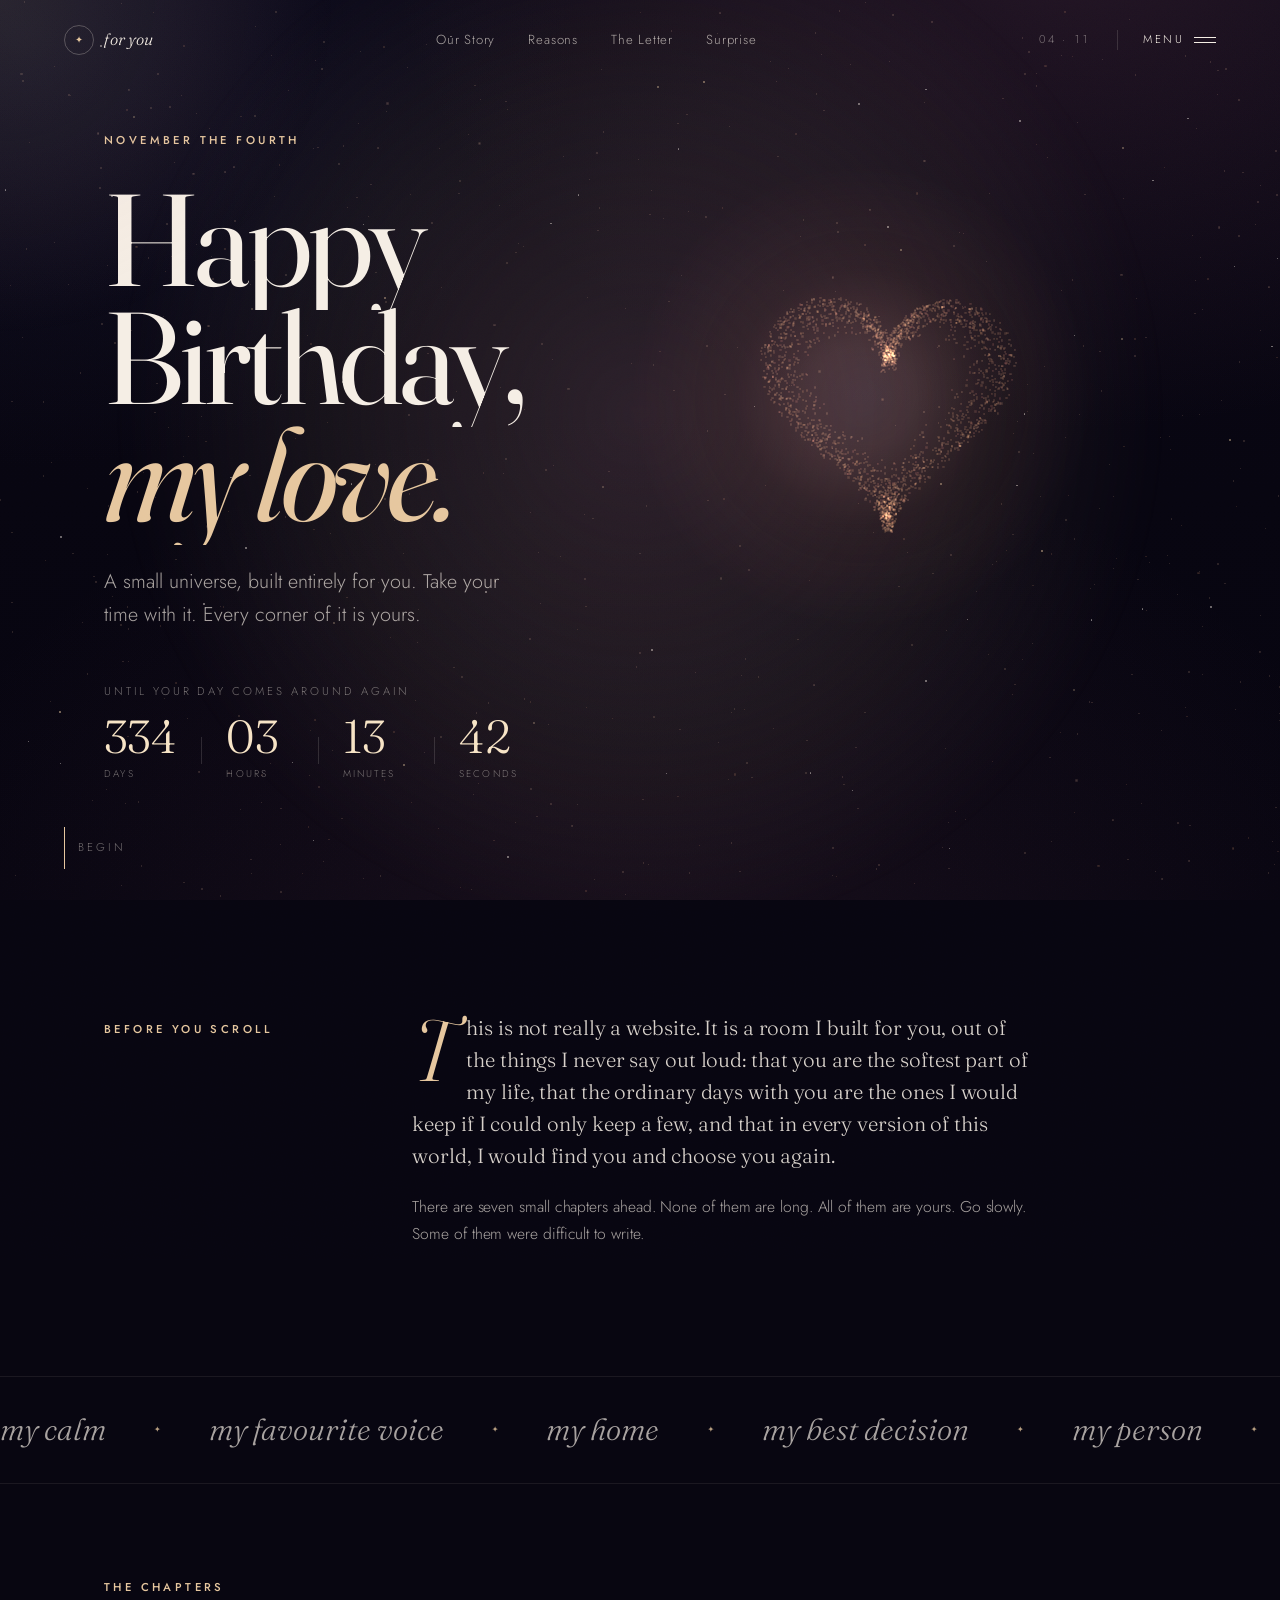
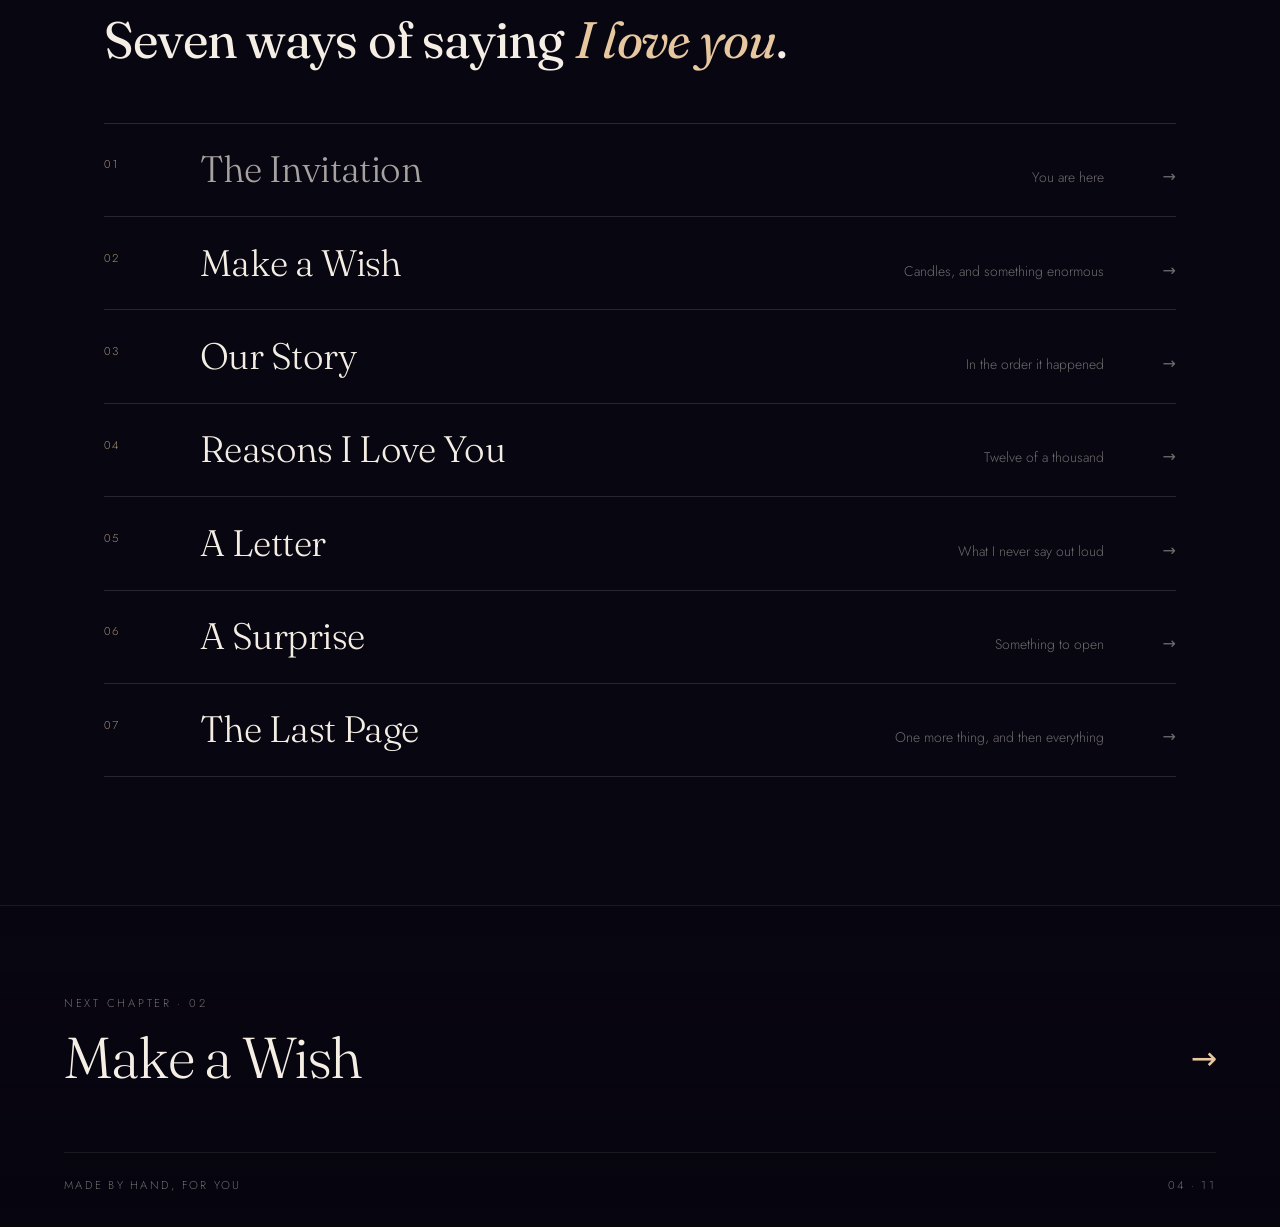
<file: index.html>
<!doctype html>
<html lang="en">
<head>
<meta charset="utf-8">
<meta name="viewport" content="width=device-width, initial-scale=1, viewport-fit=cover">
<title>Happy Birthday, My Love · November 4</title>
<meta name="description" content="A small universe built for you: seven chapters, one birthday, and everything I never say out loud.">
<meta name="theme-color" content="#080611">
<script src="js/gate.js"></script>
<meta property="og:title" content="Happy Birthday, My Love">
<meta property="og:description" content="A small universe built for you. Seven chapters. One birthday.">
<link rel="icon" href="data:image/svg+xml,%3Csvg xmlns='http://www.w3.org/2000/svg' viewBox='0 0 32 32'%3E%3Ctext y='25' x='4' font-size='24' fill='%23e6c79f'%3E%E2%99%A5%3C/text%3E%3C/svg%3E">
<link rel="preconnect" href="https://fonts.googleapis.com">
<link rel="preconnect" href="https://fonts.gstatic.com" crossorigin>
<link href="https://fonts.googleapis.com/css2?family=Fraunces:ital,opsz,wght@0,9..144,300..700;1,9..144,300..700&family=Jost:wght@300;400;500&display=swap" rel="stylesheet">
<link rel="stylesheet" href="css/tokens.css">
<link rel="stylesheet" href="css/base.css">
<link rel="stylesheet" href="css/components.css">
<link rel="stylesheet" href="css/pages.css">
</head>
<body data-page="index">

<a class="skip" href="#main">Skip to the content</a>

<div class="veil" aria-hidden="true"><span class="veil-mark">&#10022;</span></div>
<div class="grain" aria-hidden="true"></div>
<div class="stardust" data-stardust aria-hidden="true"></div>
<div class="lamp" data-lamp aria-hidden="true"></div>

<header class="nav" data-nav>
  <a class="brand" href="index.html" aria-label="For you, back to the beginning">
    <span class="brand-mark" aria-hidden="true">&#10022;</span>
    <span class="brand-name">for you</span>
  </a>
  <nav class="nav-links" aria-label="Chapters">
    <a href="story.html">Our Story</a>
    <a href="reasons.html">Reasons</a>
    <a href="letter.html">The Letter</a>
    <a href="surprise.html">Surprise</a>
  </nav>
  <div class="nav-right">
    <span class="nav-date" aria-hidden="true">04 &middot; 11</span>
    <button class="menu-btn" type="button" data-menu-open aria-expanded="false" aria-controls="menu">
      <span class="menu-btn-text">Menu</span>
      <span class="menu-btn-icon" aria-hidden="true"><i></i><i></i></span>
    </button>
  </div>
</header>

<div class="progress" aria-hidden="true"><span data-progress></span></div>

<div class="menu" id="menu" hidden>
  <div class="menu-inner">
    <div class="menu-head">
      <span class="eyebrow">Seven chapters</span>
      <button class="menu-close" type="button" data-menu-close aria-label="Close the menu">Close</button>
    </div>
    <nav class="menu-list" aria-label="All chapters">
      <a href="index.html" aria-current="page"><span class="menu-num">01</span><span class="menu-title">The Invitation</span></a>
      <a href="celebration.html"><span class="menu-num">02</span><span class="menu-title">Make a Wish</span></a>
      <a href="story.html"><span class="menu-num">03</span><span class="menu-title">Our Story</span></a>
      <a href="reasons.html"><span class="menu-num">04</span><span class="menu-title">Reasons I Love You</span></a>
      <a href="letter.html"><span class="menu-num">05</span><span class="menu-title">A Letter</span></a>
      <a href="surprise.html"><span class="menu-num">06</span><span class="menu-title">A Surprise</span></a>
      <a href="wish.html"><span class="menu-num">07</span><span class="menu-title">The Last Page</span></a>
    </nav>
    <div class="menu-foot">
      <p>Made by hand. For you.</p>
      <p class="menu-date">November 4</p>
    </div>
  </div>
</div>

<main id="main">

  <section class="hero" data-hero>
    <canvas class="scene" id="scene" aria-hidden="true"></canvas>
    <div class="hero-aura" aria-hidden="true"></div>
    <div class="hero-inner wrap">
      <p class="eyebrow hero-eyebrow" data-hero-item>November the fourth</p>
      <h1 class="hero-title">
        <span class="line"><span class="line-in" data-hero-line>Happy</span></span>
        <span class="line"><span class="line-in" data-hero-line>Birthday,</span></span>
        <span class="line"><span class="line-in" data-hero-line><em>my love.</em></span></span>
      </h1>
      <p class="hero-sub" data-hero-item>
        A small universe, built entirely for you. Take your time with it.
        Every corner of it is yours.
      </p>

      <div class="countdown" data-countdown data-hero-item>
        <p class="countdown-kicker" data-countdown-kicker>until your day begins</p>
        <div class="countdown-units" data-countdown-units aria-hidden="true">
          <div class="cd-unit">
            <span class="cd-num" data-cd="days">00</span>
            <span class="cd-lab">days</span>
          </div>
          <span class="cd-sep" aria-hidden="true"></span>
          <div class="cd-unit">
            <span class="cd-num" data-cd="hours">00</span>
            <span class="cd-lab">hours</span>
          </div>
          <span class="cd-sep" aria-hidden="true"></span>
          <div class="cd-unit">
            <span class="cd-num" data-cd="minutes">00</span>
            <span class="cd-lab">minutes</span>
          </div>
          <span class="cd-sep" aria-hidden="true"></span>
          <div class="cd-unit">
            <span class="cd-num" data-cd="seconds">00</span>
            <span class="cd-lab">seconds</span>
          </div>
        </div>
        <p class="sr-only" data-countdown-sr></p>
      </div>
    </div>

    <a class="scroll-cue" href="#invitation" data-hero-item>
      <span class="scroll-cue-line" aria-hidden="true"><i></i></span>
      <span class="scroll-cue-text">begin</span>
    </a>
  </section>

  <section class="section invite" id="invitation">
    <div class="wrap invite-grid">
      <p class="eyebrow" data-reveal>Before you scroll</p>
      <div class="invite-body">
        <p class="dropcap" data-reveal>
          This is not really a website. It is a room I built for you, out of the things
          I never say out loud: that you are the softest part of my life, that the ordinary
          days with you are the ones I would keep if I could only keep a few, and that in
          every version of this world, I would find you and choose you again.
        </p>
        <p data-reveal>
          There are seven small chapters ahead. None of them are long. All of them are yours.
          Go slowly. Some of them were difficult to write.
        </p>
      </div>
    </div>
  </section>

  <div class="marquee" aria-hidden="true">
    <div class="marquee-track" data-marquee>
      <span>my calm</span><i>&#10022;</i>
      <span>my favourite voice</span><i>&#10022;</i>
      <span>my home</span><i>&#10022;</i>
      <span>my best decision</span><i>&#10022;</i>
      <span>my person</span><i>&#10022;</i>
      <span>my always</span><i>&#10022;</i>
      <span>my calm</span><i>&#10022;</i>
      <span>my favourite voice</span><i>&#10022;</i>
      <span>my home</span><i>&#10022;</i>
      <span>my best decision</span><i>&#10022;</i>
      <span>my person</span><i>&#10022;</i>
      <span>my always</span><i>&#10022;</i>
    </div>
  </div>

  <section class="section chapters" id="chapters">
    <div class="wrap">
      <header class="sec-head">
        <p class="eyebrow" data-reveal>The chapters</p>
        <h2 class="sec-title" data-reveal>Seven ways of saying <em>I love you</em>.</h2>
      </header>

      <ol class="chapter-list">
        <li data-reveal>
          <a class="chapter-row" href="index.html" aria-current="page">
            <span class="ch-num">01</span>
            <span class="ch-title">The Invitation</span>
            <span class="ch-desc">You are here</span>
            <span class="ch-arrow" aria-hidden="true">&#8594;</span>
          </a>
        </li>
        <li data-reveal>
          <a class="chapter-row" href="celebration.html">
            <span class="ch-num">02</span>
            <span class="ch-title">Make a Wish</span>
            <span class="ch-desc">Candles, and something enormous</span>
            <span class="ch-arrow" aria-hidden="true">&#8594;</span>
          </a>
        </li>
        <li data-reveal>
          <a class="chapter-row" href="story.html">
            <span class="ch-num">03</span>
            <span class="ch-title">Our Story</span>
            <span class="ch-desc">In the order it happened</span>
            <span class="ch-arrow" aria-hidden="true">&#8594;</span>
          </a>
        </li>
        <li data-reveal>
          <a class="chapter-row" href="reasons.html">
            <span class="ch-num">04</span>
            <span class="ch-title">Reasons I Love You</span>
            <span class="ch-desc">Twelve of a thousand</span>
            <span class="ch-arrow" aria-hidden="true">&#8594;</span>
          </a>
        </li>
        <li data-reveal>
          <a class="chapter-row" href="letter.html">
            <span class="ch-num">05</span>
            <span class="ch-title">A Letter</span>
            <span class="ch-desc">What I never say out loud</span>
            <span class="ch-arrow" aria-hidden="true">&#8594;</span>
          </a>
        </li>
        <li data-reveal>
          <a class="chapter-row" href="surprise.html">
            <span class="ch-num">06</span>
            <span class="ch-title">A Surprise</span>
            <span class="ch-desc">Something to open</span>
            <span class="ch-arrow" aria-hidden="true">&#8594;</span>
          </a>
        </li>
        <li data-reveal>
          <a class="chapter-row" href="wish.html">
            <span class="ch-num">07</span>
            <span class="ch-title">The Last Page</span>
            <span class="ch-desc">One more thing, and then everything</span>
            <span class="ch-arrow" aria-hidden="true">&#8594;</span>
          </a>
        </li>
      </ol>
    </div>
  </section>

</main>

<footer class="site-foot">
  <nav class="next-chapter" aria-label="Next chapter">
    <a href="celebration.html">
      <span class="next-kicker">Next chapter &middot; 02</span>
      <span class="next-title">Make a Wish <span class="next-arrow" aria-hidden="true">&#8594;</span></span>
    </a>
  </nav>
  <div class="foot-meta">
    <span>Made by hand, for you</span>
    <span>04 &middot; 11</span>
  </div>
</footer>

<noscript><style>.veil{display:none}</style></noscript>

<script src="vendor/gsap.min.js" defer></script>
<script src="vendor/ScrollTrigger.min.js" defer></script>
<script src="vendor/lenis.min.js" defer></script>
<script src="vendor/three.min.js" defer></script>
<script src="js/config.js" defer></script>
<script src="js/core.js" defer></script>
<script src="js/scene.js" defer></script>
<script src="js/pages.js" defer></script>
<script src="js/main.js" defer></script>
</body>
</html>
</file>
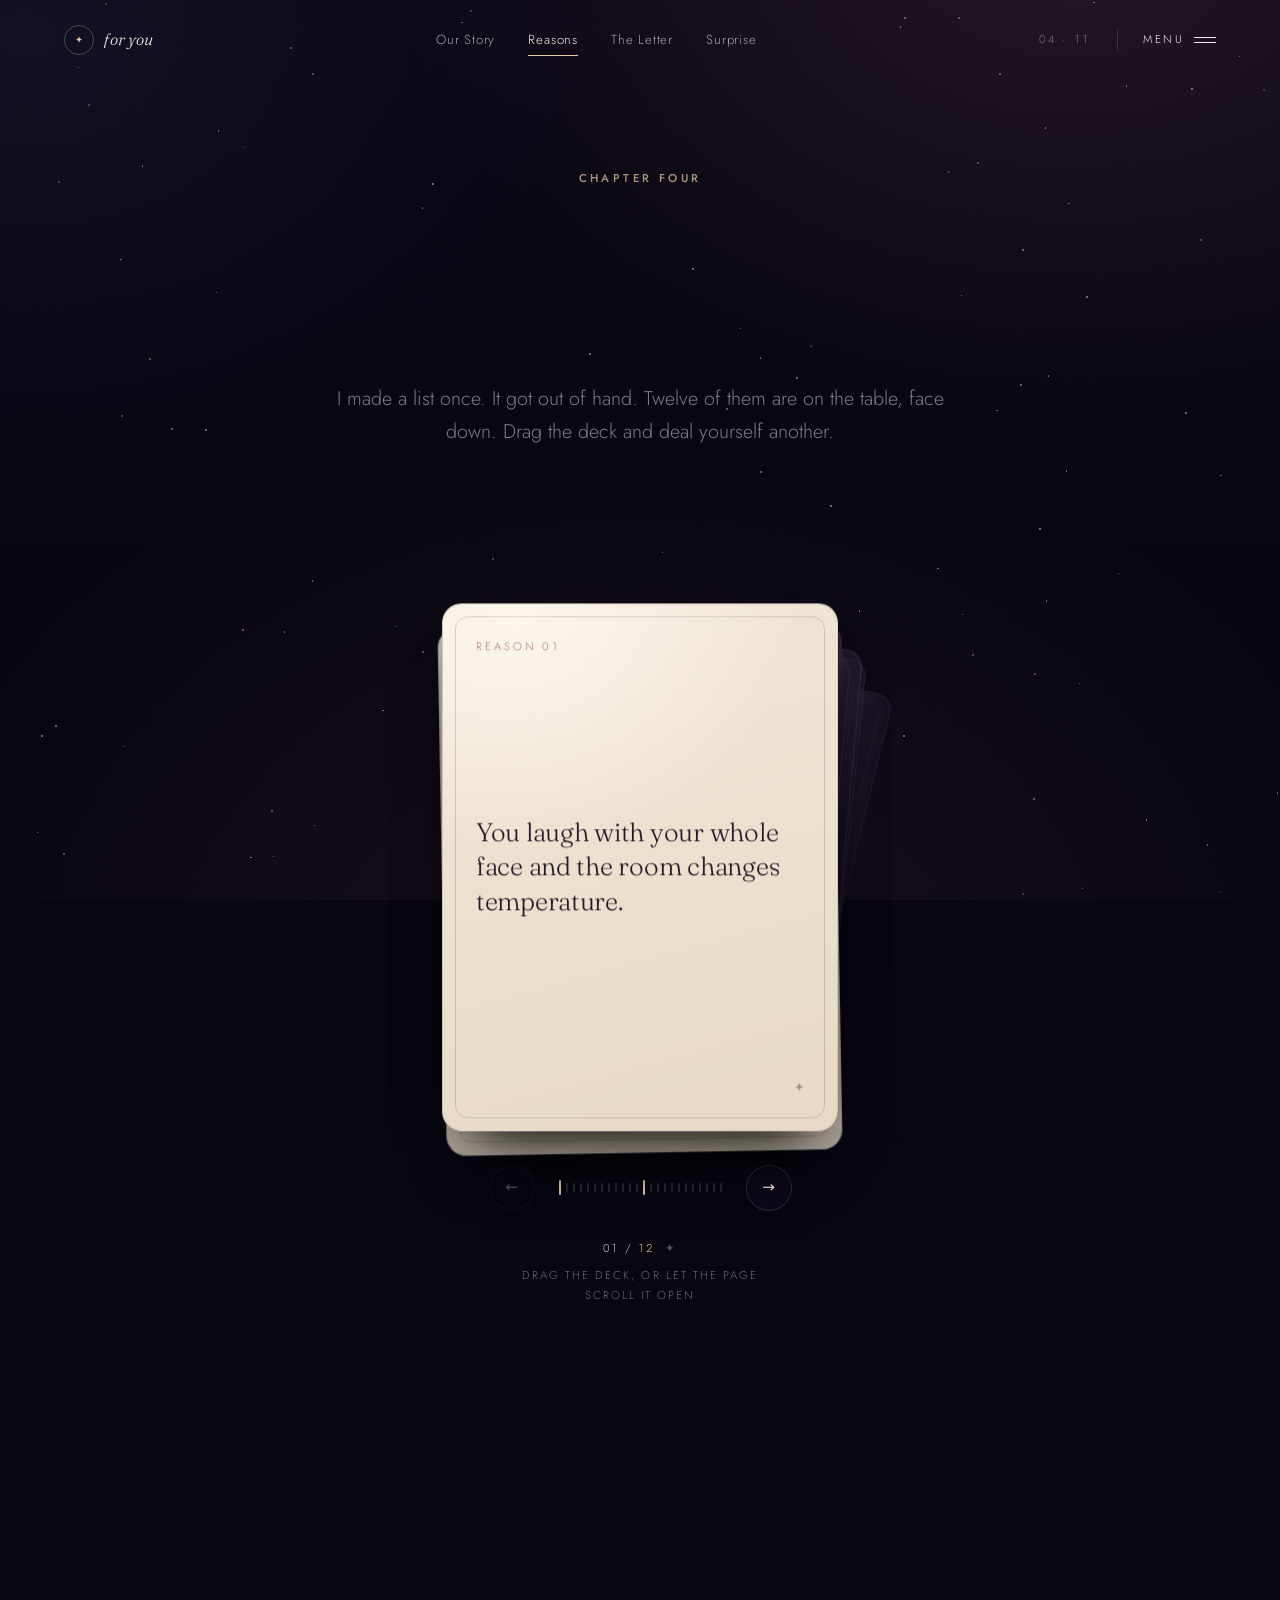
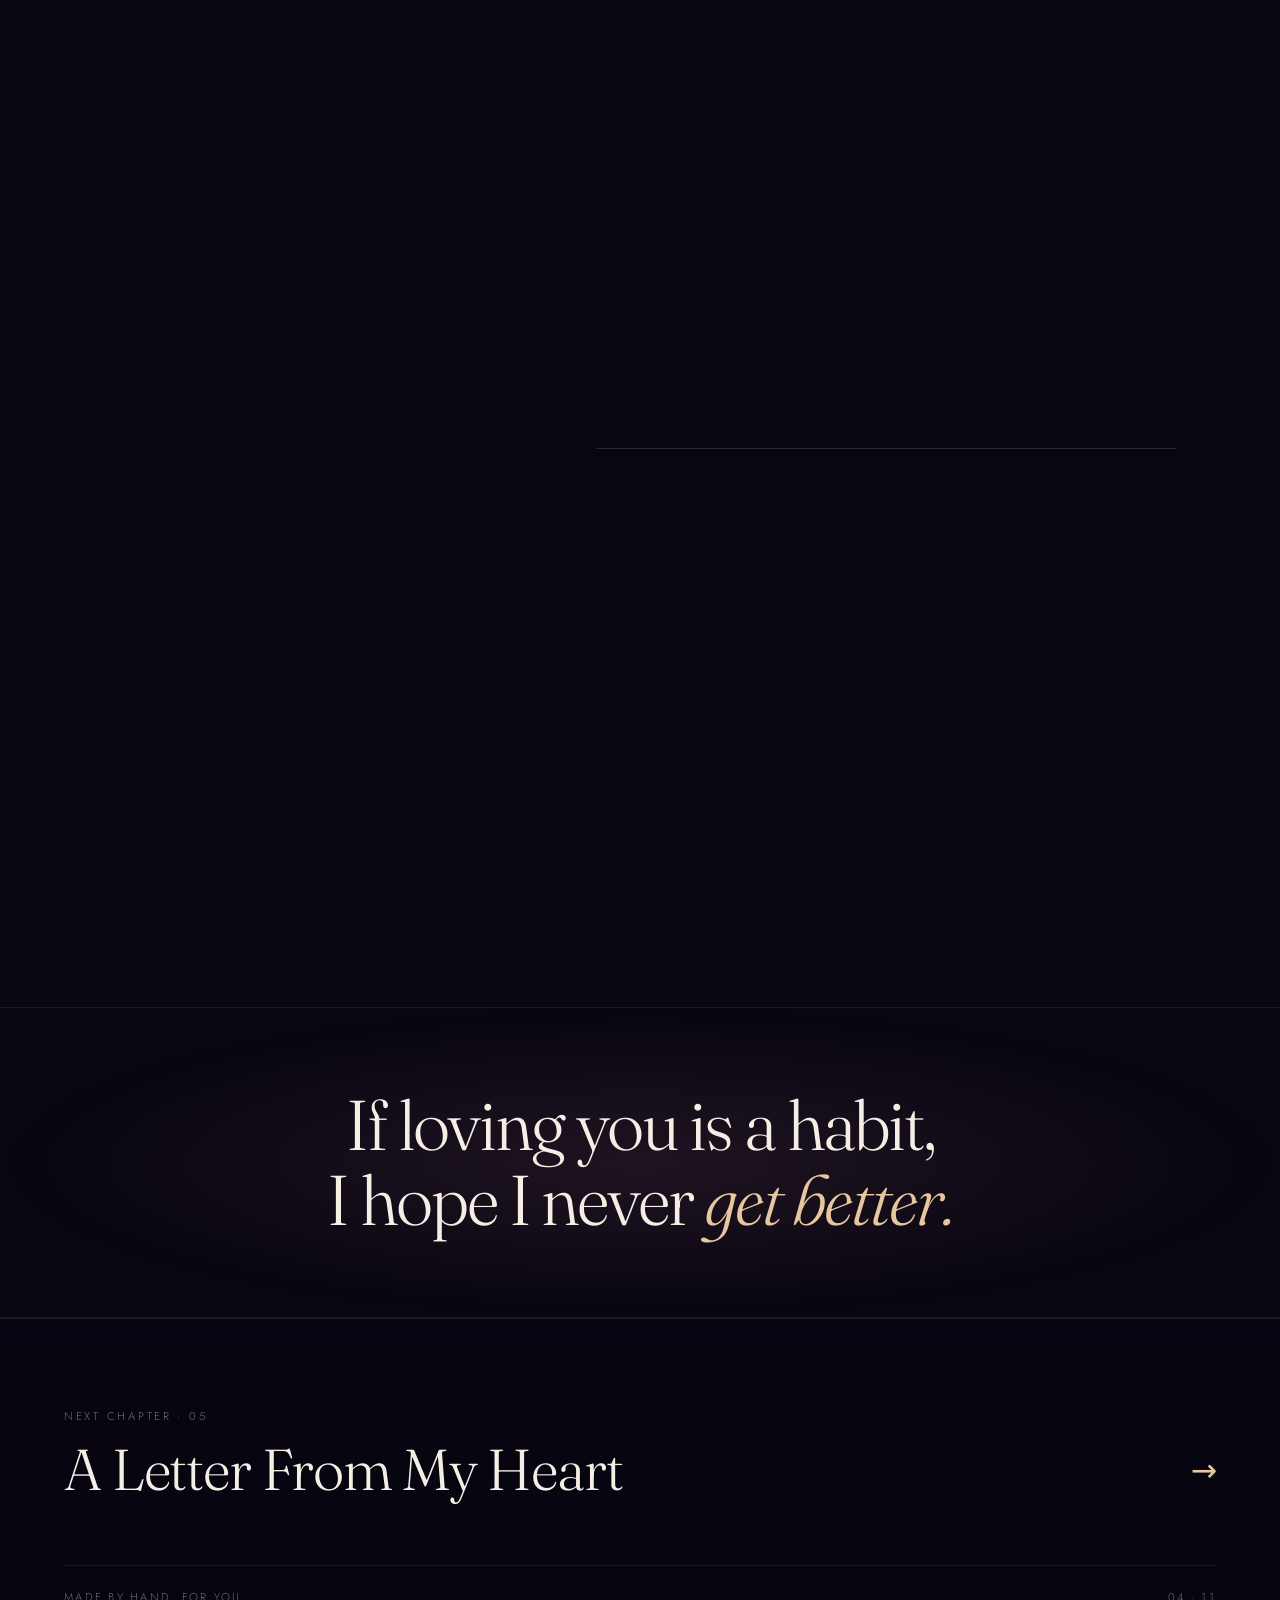
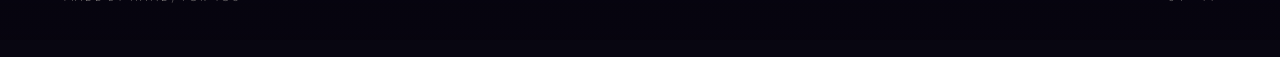
<file: __deckdom2.html>
<!DOCTYPE html>
<html lang="en" class="lenis has-lamp is-ready" style="scroll-behavior: auto;"><head>
<meta charset="utf-8">
<meta name="viewport" content="width=device-width, initial-scale=1, viewport-fit=cover">
<title>Reasons I Love You · November 4</title>
<meta name="description" content="Twelve of a thousand reasons. Drag the deck and deal yourself another. Chapter four.">
<meta name="theme-color" content="#080611">
<script src="js/gate.js"></script>
<link rel="icon" href="data:image/svg+xml,%3Csvg xmlns='http://www.w3.org/2000/svg' viewBox='0 0 32 32'%3E%3Ctext y='25' x='4' font-size='24' fill='%23e6c79f'%3E%E2%99%A5%3C/text%3E%3C/svg%3E">
<link rel="preconnect" href="https://fonts.googleapis.com">
<link rel="preconnect" href="https://fonts.gstatic.com" crossorigin="">
<link href="https://fonts.googleapis.com/css2?family=Fraunces:ital,opsz,wght@0,9..144,300..700;1,9..144,300..700&amp;family=Jost:wght@300;400;500&amp;display=swap" rel="stylesheet">
<link rel="stylesheet" href="css/tokens.css">
<link rel="stylesheet" href="css/base.css">
<link rel="stylesheet" href="css/components.css">
<link rel="stylesheet" href="css/pages.css">
<link rel="stylesheet" href="css/deck.css">
</head>
<body data-page="reasons" style="">

<a class="skip" href="#main">Skip to the content</a>

<div class="veil" aria-hidden="true"><span class="veil-mark">✦</span></div>
<div class="grain" aria-hidden="true"></div>
<div class="stardust" data-stardust="" aria-hidden="true"><span class="dust dust--gold" style="left: 13.35%; top: 47.53%; --twinkle-dur: 4.2s; --twinkle-delay: 3.6s; opacity: 0.52;"></span><span class="dust" style="left: 64.86%; top: 56.12%; --twinkle-dur: 7.9s; --twinkle-delay: 5.0s;"></span><span class="dust dust--gold" style="left: 79.68%; top: 42.71%; --twinkle-dur: 3.6s; --twinkle-delay: 5.2s; opacity: 0.59;"></span><span class="dust" style="left: 99.74%; top: 88.02%; --twinkle-dur: 7.5s; --twinkle-delay: 3.9s;"></span><span class="dust dust--gold" style="left: 9.44%; top: 46.1%; --twinkle-dur: 6.4s; --twinkle-delay: 0.8s; opacity: 0.44;"></span><span class="dust dust--gold" style="left: 4.51%; top: 20.06%; --twinkle-dur: 8.2s; --twinkle-delay: 0.1s; opacity: 0.39;"></span><span class="dust dust--gold" style="left: 36.72%; top: 1.1%; --twinkle-dur: 8.2s; --twinkle-delay: 1.6s; opacity: 0.35;"></span><span class="dust" style="left: 36.03%; top: 2.43%; --twinkle-dur: 4.7s; --twinkle-delay: 0.3s;"></span><span class="dust" style="left: 75.14%; top: 68.22%; --twinkle-dur: 4.5s; --twinkle-delay: 2.2s;"></span><span class="dust" style="left: 84.52%; top: 98.65%; --twinkle-dur: 5.3s; --twinkle-delay: 4.2s;"></span><span class="dust dust--gold" style="left: 79.83%; top: 27.7%; --twinkle-dur: 5.6s; --twinkle-delay: 2.6s; opacity: 0.64;"></span><span class="dust" style="left: 81.61%; top: 14.14%; --twinkle-dur: 6.8s; --twinkle-delay: 4.2s;"></span><span class="dust dust--gold" style="left: 56.74%; top: 45.28%; --twinkle-dur: 3.8s; --twinkle-delay: 1.8s; opacity: 0.54;"></span><span class="dust dust--gold" style="left: 59.38%; top: 52.38%; --twinkle-dur: 4.5s; --twinkle-delay: 2.9s; opacity: 0.56;"></span><span class="dust" style="left: 70.28%; top: 2.93%; --twinkle-dur: 6.0s; --twinkle-delay: 5.9s;"></span><span class="dust dust--gold" style="left: 21.17%; top: 90.04%; --twinkle-dur: 6.1s; --twinkle-delay: 2.1s; opacity: 0.51;"></span><span class="dust dust--gold" style="left: 38.42%; top: 61.97%; --twinkle-dur: 7.4s; --twinkle-delay: 5.9s; opacity: 0.42;"></span><span class="dust dust--gold" style="left: 98.71%; top: 9.94%; --twinkle-dur: 5.8s; --twinkle-delay: 3.3s; opacity: 0.29;"></span><span class="dust dust--gold" style="left: 93.72%; top: 26.51%; --twinkle-dur: 4.5s; --twinkle-delay: 4.1s; opacity: 0.45;"></span><span class="dust dust--gold" style="left: 74.84%; top: 1.84%; --twinkle-dur: 6.9s; --twinkle-delay: 2.6s; opacity: 0.48;"></span><span class="dust" style="left: 19.03%; top: 16.3%; --twinkle-dur: 5.8s; --twinkle-delay: 4.8s;"></span><span class="dust dust--gold" style="left: 76.32%; top: 18.02%; --twinkle-dur: 4.3s; --twinkle-delay: 3.2s; opacity: 0.43;"></span><span class="dust" style="left: 54.09%; top: 96.76%; --twinkle-dur: 4.4s; --twinkle-delay: 5.1s;"></span><span class="dust" style="left: 4.3%; top: 80.56%; --twinkle-dur: 7.2s; --twinkle-delay: 5.6s;"></span><span class="dust dust--gold" style="left: 4.92%; top: 94.74%; --twinkle-dur: 4.5s; --twinkle-delay: 2.2s; opacity: 0.53;"></span><span class="dust" style="left: 52.22%; top: 74.99%; --twinkle-dur: 3.8s; --twinkle-delay: 4.3s;"></span><span class="dust" style="left: 32.95%; top: 23%; --twinkle-dur: 4.1s; --twinkle-delay: 5.2s;"></span><span class="dust" style="left: 45.24%; top: 81.97%; --twinkle-dur: 4.1s; --twinkle-delay: 2.0s;"></span><span class="dust" style="left: 17.01%; top: 14.47%; --twinkle-dur: 4.6s; --twinkle-delay: 2.1s;"></span><span class="dust" style="left: 29.85%; top: 78.84%; --twinkle-dur: 5.6s; --twinkle-delay: 0.8s;"></span><span class="dust" style="left: 57.81%; top: 36.43%; --twinkle-dur: 6.7s; --twinkle-delay: 5.5s;"></span><span class="dust" style="left: 87.31%; top: 63.66%; --twinkle-dur: 3.9s; --twinkle-delay: 5.9s;"></span><span class="dust dust--gold" style="left: 11.66%; top: 39.77%; --twinkle-dur: 6.9s; --twinkle-delay: 6.0s; opacity: 0.47;"></span><span class="dust dust--gold" style="left: 70.64%; top: 1.91%; --twinkle-dur: 6.2s; --twinkle-delay: 3.4s; opacity: 0.52;"></span><span class="dust" style="left: 55.47%; top: 68.2%; --twinkle-dur: 3.7s; --twinkle-delay: 2.5s;"></span><span class="dust" style="left: 81.21%; top: 58.72%; --twinkle-dur: 8.4s; --twinkle-delay: 2.6s;"></span></div>
<div class="lamp" data-lamp="" aria-hidden="true" style="translate: none; rotate: none; scale: none; transform: translate(-50%, -50%) translate(-239.25px, -239.25px);"></div>

<header class="nav" data-nav="">
  <a class="brand" href="index.html" aria-label="For you, back to the beginning">
    <span class="brand-mark" aria-hidden="true">✦</span>
    <span class="brand-name">for you</span>
  </a>
  <nav class="nav-links" aria-label="Chapters">
    <a href="story.html">Our Story</a>
    <a href="reasons.html" aria-current="page">Reasons</a>
    <a href="letter.html">The Letter</a>
    <a href="surprise.html">Surprise</a>
  </nav>
  <div class="nav-right">
    <span class="nav-date" aria-hidden="true">04 · 11</span>
    <button class="menu-btn" type="button" data-menu-open="" aria-expanded="false" aria-controls="menu">
      <span class="menu-btn-text">Menu</span>
      <span class="menu-btn-icon" aria-hidden="true"><i></i><i></i></span>
    </button>
  </div>
</header>

<div class="progress" aria-hidden="true"><span data-progress="" style="transform: scaleX(0);"></span></div>

<div class="menu" id="menu" hidden="">
  <div class="menu-inner">
    <div class="menu-head">
      <span class="eyebrow">Seven chapters</span>
      <button class="menu-close" type="button" data-menu-close="" aria-label="Close the menu">Close</button>
    </div>
    <nav class="menu-list" aria-label="All chapters">
      <a href="index.html"><span class="menu-num">01</span><span class="menu-title">The Invitation</span></a>
      <a href="celebration.html"><span class="menu-num">02</span><span class="menu-title">Make a Wish</span></a>
      <a href="story.html"><span class="menu-num">03</span><span class="menu-title">Our Story</span></a>
      <a href="reasons.html" aria-current="page"><span class="menu-num">04</span><span class="menu-title">Reasons I Love You</span></a>
      <a href="letter.html"><span class="menu-num">05</span><span class="menu-title">A Letter</span></a>
      <a href="surprise.html"><span class="menu-num">06</span><span class="menu-title">A Surprise</span></a>
      <a href="wish.html"><span class="menu-num">07</span><span class="menu-title">The Last Page</span></a>
    </nav>
    <div class="menu-foot">
      <p>Made by hand. For you.</p>
      <p class="menu-date">November 4</p>
    </div>
  </div>
</div>

<main id="main">

  <header class="page-hero page-hero--center">
    <div class="wrap">
      <p class="eyebrow" data-reveal="" data-revealed="1" style="translate: none; rotate: none; scale: none; opacity: 0.7466; transform: translate3d(0px, 6.5875px, 0px);">Chapter four</p>
      <h1 class="page-title">
        <span class="line"><span class="line-in" data-hero-line="" style="translate: none; rotate: none; scale: none; transform: translate(0%, 118%);">Reasons I love you,</span></span>
        <span class="line"><span class="line-in" data-hero-line="" style="translate: none; rotate: none; scale: none; transform: translate(0%, 118%);"><em>one at a time.</em></span></span>
      </h1>
      <p class="page-lede" data-reveal="" data-revealed="1" style="translate: none; rotate: none; scale: none; opacity: 0.7466; transform: translate3d(0px, 6.5875px, 0px);">
        I made a list once. It got out of hand. Twelve of them are on the table,
        face down. Drag the deck and deal yourself another.
      </p>
    </div>
  </header>

  <section class="deck-section" data-deck-section="" aria-labelledby="deck-heading">
    <h2 class="sr-only" id="deck-heading">A deck of reasons</h2>
    <div class="wrap deck-wrap">
      <div class="deck-stage" style="translate: none; rotate: none; scale: none; transform: translate3d(0px, 13.2725px, 0px);">
        <div class="deck-glow" aria-hidden="true"></div>

        <div class="deck" data-deck="" tabindex="0" role="group" aria-roledescription="deck of cards" aria-label="Reason 1 of 12. You laugh with your whole face and the room changes temperature. Drag, swipe, or use the arrow keys for the next one.">
          <!-- the twelve cards are built from js/config.js -->
        <article class="deck-card is-front" style="transform: translate3d(0px, 0px, 0px) rotate(0deg) scale(1); opacity: 1; z-index: 60;"><div class="deck-card__shell" style="translate: none; rotate: none; scale: none; opacity: 0.7466; transform: translate(0%, 4.0538%) translate3d(0px, 0px, 0px) rotate(-1.0135deg);"><div class="deck-card__cover" aria-hidden="true"><span class="deck-card__num">01</span><span class="deck-card__glyph">✦</span><span class="deck-card__seal">a reason</span></div><div class="deck-card__note"><span class="deck-card__index">reason 01</span><p class="deck-card__text">You laugh with your whole face and the room changes temperature.</p><span class="deck-card__flourish" aria-hidden="true">✦</span></div></div></article><article class="deck-card" aria-hidden="true" style="transform: translate3d(16.09px, -11.8px, -34px) rotate(3.79deg) scale(0.97); opacity: 1; z-index: 54;"><div class="deck-card__shell" style="translate: none; rotate: none; scale: none; opacity: 0.6533; transform: translate(0%, 5.548%) translate3d(0px, 0px, 0px) rotate(1.387deg);"><div class="deck-card__cover" aria-hidden="true"><span class="deck-card__num">02</span><span class="deck-card__glyph">✦</span><span class="deck-card__seal">a reason</span></div><div class="deck-card__note"><span class="deck-card__index">reason 02</span><p class="deck-card__text">You remember the small things. The tea I like. The song I stopped listening to.</p><span class="deck-card__flourish" aria-hidden="true">✦</span></div></div></article><article class="deck-card" aria-hidden="true" style="transform: translate3d(32.18px, -23.6px, -68px) rotate(7.59deg) scale(0.94); opacity: 1; z-index: 48;"><div class="deck-card__shell" style="translate: none; rotate: none; scale: none; opacity: 0.5362; transform: translate(0%, 7.4215%) translate3d(0px, 0px, 0px) rotate(-1.8554deg);"><div class="deck-card__cover" aria-hidden="true"><span class="deck-card__num">03</span><span class="deck-card__glyph">✦</span><span class="deck-card__seal">a reason</span></div><div class="deck-card__note"><span class="deck-card__index">reason 03</span><p class="deck-card__text">You are brave in ways you never give yourself credit for.</p><span class="deck-card__flourish" aria-hidden="true">✦</span></div></div></article><article class="deck-card" aria-hidden="true" style="transform: translate3d(48.28px, -35.4px, -102px) rotate(11.38deg) scale(0.91); opacity: 1; z-index: 42;"><div class="deck-card__shell" style="translate: none; rotate: none; scale: none; opacity: 0.3917; transform: translate(0%, 9.7336%) translate3d(0px, 0px, 0px) rotate(2.4334deg);"><div class="deck-card__cover" aria-hidden="true"><span class="deck-card__num">04</span><span class="deck-card__glyph">✦</span><span class="deck-card__seal">a reason</span></div><div class="deck-card__note"><span class="deck-card__index">reason 04</span><p class="deck-card__text">You make ordinary Tuesdays feel like they matter.</p><span class="deck-card__flourish" aria-hidden="true">✦</span></div></div></article><article class="deck-card" aria-hidden="true" style="transform: translate3d(64.37px, -47.2px, -136px) rotate(15.17deg) scale(0.88); opacity: 0.4; z-index: 36;"><div class="deck-card__shell" style="translate: none; rotate: none; scale: none; opacity: 0.2157; transform: translate(0%, 12.548%) translate3d(0px, 0px, 0px) rotate(-3.137deg);"><div class="deck-card__cover" aria-hidden="true"><span class="deck-card__num">05</span><span class="deck-card__glyph">✦</span><span class="deck-card__seal">a reason</span></div><div class="deck-card__note"><span class="deck-card__index">reason 05</span><p class="deck-card__text">The way you say my name when you are half asleep.</p><span class="deck-card__flourish" aria-hidden="true">✦</span></div></div></article><article class="deck-card" aria-hidden="true" style="transform: translate3d(80.46px, -59px, -170px) rotate(18.96deg) scale(0.85); opacity: 0; z-index: 30;"><div class="deck-card__shell" style="translate: none; rotate: none; scale: none; opacity: 0.0042; transform: translate(0%, 15.9327%) translate3d(0px, 0px, 0px) rotate(3.9832deg);"><div class="deck-card__cover" aria-hidden="true"><span class="deck-card__num">06</span><span class="deck-card__glyph">✦</span><span class="deck-card__seal">a reason</span></div><div class="deck-card__note"><span class="deck-card__index">reason 06</span><p class="deck-card__text">You argue for me even on the days I forget to argue for myself.</p><span class="deck-card__flourish" aria-hidden="true">✦</span></div></div></article><article class="deck-card" aria-hidden="true" style="transform: translate3d(96.55px, -70.8px, -204px) rotate(22.76deg) scale(0.82); opacity: 0; z-index: 24;"><div class="deck-card__shell" style="translate: none; rotate: none; scale: none; opacity: 0; transform: translate(0%, 16%) rotate(-4deg);"><div class="deck-card__cover" aria-hidden="true"><span class="deck-card__num">07</span><span class="deck-card__glyph">✦</span><span class="deck-card__seal">a reason</span></div><div class="deck-card__note"><span class="deck-card__index">reason 07</span><p class="deck-card__text">You send me things at two in the morning because they reminded you of us.</p><span class="deck-card__flourish" aria-hidden="true">✦</span></div></div></article><article class="deck-card" aria-hidden="true" style="transform: translate3d(96.55px, -70.8px, -204px) rotate(22.76deg) scale(0.82); opacity: 0; z-index: 18;"><div class="deck-card__shell" style="translate: none; rotate: none; scale: none; opacity: 0; transform: translate(0%, 16%) rotate(4deg);"><div class="deck-card__cover" aria-hidden="true"><span class="deck-card__num">08</span><span class="deck-card__glyph">✦</span><span class="deck-card__seal">a reason</span></div><div class="deck-card__note"><span class="deck-card__index">reason 08</span><p class="deck-card__text">You are gentle with people who can do nothing for you.</p><span class="deck-card__flourish" aria-hidden="true">✦</span></div></div></article><article class="deck-card" aria-hidden="true" style="transform: translate3d(96.55px, -70.8px, -204px) rotate(22.76deg) scale(0.82); opacity: 0; z-index: 12;"><div class="deck-card__shell" style="translate: none; rotate: none; scale: none; opacity: 0; transform: translate(0%, 16%) rotate(-4deg);"><div class="deck-card__cover" aria-hidden="true"><span class="deck-card__num">09</span><span class="deck-card__glyph">✦</span><span class="deck-card__seal">a reason</span></div><div class="deck-card__note"><span class="deck-card__index">reason 09</span><p class="deck-card__text">Your hand finds mine in a crowd without looking.</p><span class="deck-card__flourish" aria-hidden="true">✦</span></div></div></article><article class="deck-card" aria-hidden="true" style="transform: translate3d(96.55px, -70.8px, -204px) rotate(22.76deg) scale(0.82); opacity: 0; z-index: 6;"><div class="deck-card__shell" style="translate: none; rotate: none; scale: none; opacity: 0; transform: translate(0%, 16%) rotate(4deg);"><div class="deck-card__cover" aria-hidden="true"><span class="deck-card__num">10</span><span class="deck-card__glyph">✦</span><span class="deck-card__seal">a reason</span></div><div class="deck-card__note"><span class="deck-card__index">reason 10</span><p class="deck-card__text">You forgive me faster than I deserve.</p><span class="deck-card__flourish" aria-hidden="true">✦</span></div></div></article><article class="deck-card" aria-hidden="true" style="transform: translate3d(96.55px, -70.8px, -204px) rotate(22.76deg) scale(0.82); opacity: 0; z-index: 0;"><div class="deck-card__shell" style="translate: none; rotate: none; scale: none; opacity: 0; transform: translate(0%, 16%) rotate(-4deg);"><div class="deck-card__cover" aria-hidden="true"><span class="deck-card__num">11</span><span class="deck-card__glyph">✦</span><span class="deck-card__seal">a reason</span></div><div class="deck-card__note"><span class="deck-card__index">reason 11</span><p class="deck-card__text">You are the only person I never get tired of telling my day to.</p><span class="deck-card__flourish" aria-hidden="true">✦</span></div></div></article><article class="deck-card" aria-hidden="true" style="transform: translate3d(96.55px, -70.8px, -204px) rotate(22.76deg) scale(0.82); opacity: 0; z-index: -6;"><div class="deck-card__shell" style="translate: none; rotate: none; scale: none; opacity: 0; transform: translate(0%, 16%) rotate(4deg);"><div class="deck-card__cover" aria-hidden="true"><span class="deck-card__num">12</span><span class="deck-card__glyph">✦</span><span class="deck-card__seal">a reason</span></div><div class="deck-card__note"><span class="deck-card__index">reason 12</span><p class="deck-card__text">Because loving you is the easiest thing I have ever done, and the one I am proudest of.</p><span class="deck-card__flourish" aria-hidden="true">✦</span></div></div></article></div>
      </div>

      <noscript>
        <p class="deck-fallback">The deck itself needs JavaScript. The twelve reasons are still true either way.</p>
      </noscript>

      <p class="deck-live sr-only" aria-live="polite" data-deck-live=""></p>

      <div class="deck-controls">
        <button class="deck-step" type="button" data-deck-prev="" aria-label="The reason before this one" disabled="">
          <span aria-hidden="true">←</span>
        </button>
        <div class="deck-meter" data-deck-meter="" aria-hidden="true"><span class="is-on"></span><span></span><span></span><span></span><span></span><span></span><span></span><span></span><span></span><span></span><span></span><span></span></div>
        <button class="deck-step" type="button" data-deck-next="" aria-label="The next reason">
          <span aria-hidden="true">→</span>
        </button>
      </div>

      <p class="deck-hint">
        <span data-deck-count="">01 / 12</span>
        <span class="deck-hint-dot" aria-hidden="true">✦</span>
        <span>Drag the deck, or let the page scroll it open</span>
      </p>
    </div>
  </section>

  <section class="section small-things">
    <div class="wrap small-grid">
      <div>
        <p class="eyebrow" data-reveal="" data-revealed="1" style="translate: none; rotate: none; scale: none; opacity: 0; transform: translate(0px, 26px);">The small ones</p>
        <h2 class="sec-title" data-reveal="" data-revealed="1" style="translate: none; rotate: none; scale: none; opacity: 0; transform: translate(0px, 26px);">The things too small <em>to be a whole reason.</em></h2>
      </div>
      <ul class="small-list">
        <li data-reveal="" data-revealed="1" style="translate: none; rotate: none; scale: none; opacity: 0; transform: translate(0px, 26px);"><span class="small-num">01</span><span>You save me the last bite without announcing it.</span></li>
        <li data-reveal="" data-revealed="1" style="translate: none; rotate: none; scale: none; opacity: 0; transform: translate(0px, 26px);"><span class="small-num">02</span><span>You steal my hoodie and then deny the theft convincingly.</span></li>
        <li data-reveal="" data-revealed="1" style="translate: none; rotate: none; scale: none; opacity: 0; transform: translate(0px, 26px);"><span class="small-num">03</span><span>Your hair in the morning, entirely unbothered by physics.</span></li>
        <li data-reveal="" data-revealed="1" style="translate: none; rotate: none; scale: none; opacity: 0; transform: translate(0px, 26px);"><span class="small-num">04</span><span>You send me a song with no context and it is always right.</span></li>
        <li data-reveal="" data-revealed="1" style="translate: none; rotate: none; scale: none; opacity: 0; transform: translate(0px, 26px);"><span class="small-num">05</span><span>The way you say "come here" when you can tell I am spiralling.</span></li>
        <li data-reveal="" data-revealed="1" style="translate: none; rotate: none; scale: none; opacity: 0; transform: translate(0px, 26px);"><span class="small-num">06</span><span>You get excited about weather. Weather. I find it adorable.</span></li>
        <li data-reveal="" data-revealed="1" style="translate: none; rotate: none; scale: none; opacity: 0; transform: translate(0px, 26px);"><span class="small-num">07</span><span>You remember the version of a story I told once, badly, at 3 a.m.</span></li>
        <li data-reveal="" data-revealed="1" style="translate: none; rotate: none; scale: none; opacity: 0; transform: translate(0px, 26px);"><span class="small-num">08</span><span>You leave your cup in exactly the same place every morning.</span></li>
      </ul>
    </div>
  </section>

  <section class="quote-band quote-band--short" aria-label="One more reason">
    <p class="quote-text" data-parallax-quote="">
      If loving you is a habit,<br>
      I hope I never <em>get better.</em>
    </p>
  </section>

</main>

<footer class="site-foot">
  <nav class="next-chapter" aria-label="Next chapter">
    <a href="letter.html">
      <span class="next-kicker">Next chapter · 05</span>
      <span class="next-title">A Letter From My Heart <span class="next-arrow" aria-hidden="true">→</span></span>
    </a>
  </nav>
  <div class="foot-meta">
    <span>Made by hand, for you</span>
    <span>04 · 11</span>
  </div>
</footer>

<noscript><style>.veil{display:none}</style></noscript>

<script src="vendor/gsap.min.js" defer=""></script>
<script src="vendor/ScrollTrigger.min.js" defer=""></script>
<script src="vendor/lenis.min.js" defer=""></script>
<script src="js/config.js" defer=""></script>
<script src="js/core.js" defer=""></script>
<script src="js/deck.js" defer=""></script>
<script src="js/pages.js" defer=""></script>
<script src="js/main.js" defer=""></script>

<pre id="__t"></pre>
<script>
(function () {
  var log = [];
  function say(k, v) {
    log.push(k + ": " + v);
    document.getElementById("__t").textContent = log.join("
");
  }
  window.addEventListener("load", function () {
    setTimeout(function () {
      var deck = document.querySelector("[data-deck]");
      var cards = document.querySelectorAll(".deck-card");
      var count = document.querySelector("[data-deck-count]");
      say("scrollY", window.scrollY);
      say("lenis", window.App && App.lenis ? "present" : "absent");
      say("count", count.textContent.trim());
      say("card2 start", cards[2].style.transform);
      say("stage start", deck.parentNode.style.transform);

      var sent = 0;
      var iv = setInterval(function () {
        window.dispatchEvent(new WheelEvent("wheel", { deltaY: 260, bubbles: true, cancelable: true }));
        sent += 260;
        if (sent >= 1100) {
          clearInterval(iv);
          setTimeout(report, 1500);
        }
      }, 130);

      function report() {
        say("scrollY after wheel", Math.round(window.scrollY));
        say("card2 after", cards[2].style.transform);
        say("stage after", deck.parentNode.style.transform);
        say("count after", count.textContent.trim());
        say("front after", document.querySelectorAll(".deck-card.is-front").length);

        // and the deck still drags after the page has scrolled
        var stage = deck.parentNode;
        var r = stage.getBoundingClientRect();
        function fire(type, x, y) {
          stage.dispatchEvent(new PointerEvent(type, {
            bubbles: true, cancelable: true, clientX: x, clientY: y,
            pointerId: 3, pointerType: "touch", isPrimary: true
          }));
        }
        var cx = r.left + r.width / 2, cy = r.top + 120;
        fire("pointerdown", cx, cy);
        fire("pointermove", cx - 40, cy);
        fire("pointermove", cx - 130, cy);
        fire("pointerup", cx - 130, cy);
        setTimeout(function () {
          say("count after post-scroll swipe", count.textContent.trim());
          say("DONE", "true");
        }, 1400);
      }
    }, 1600);
  });
})();
</script>


</body></html>
</file>
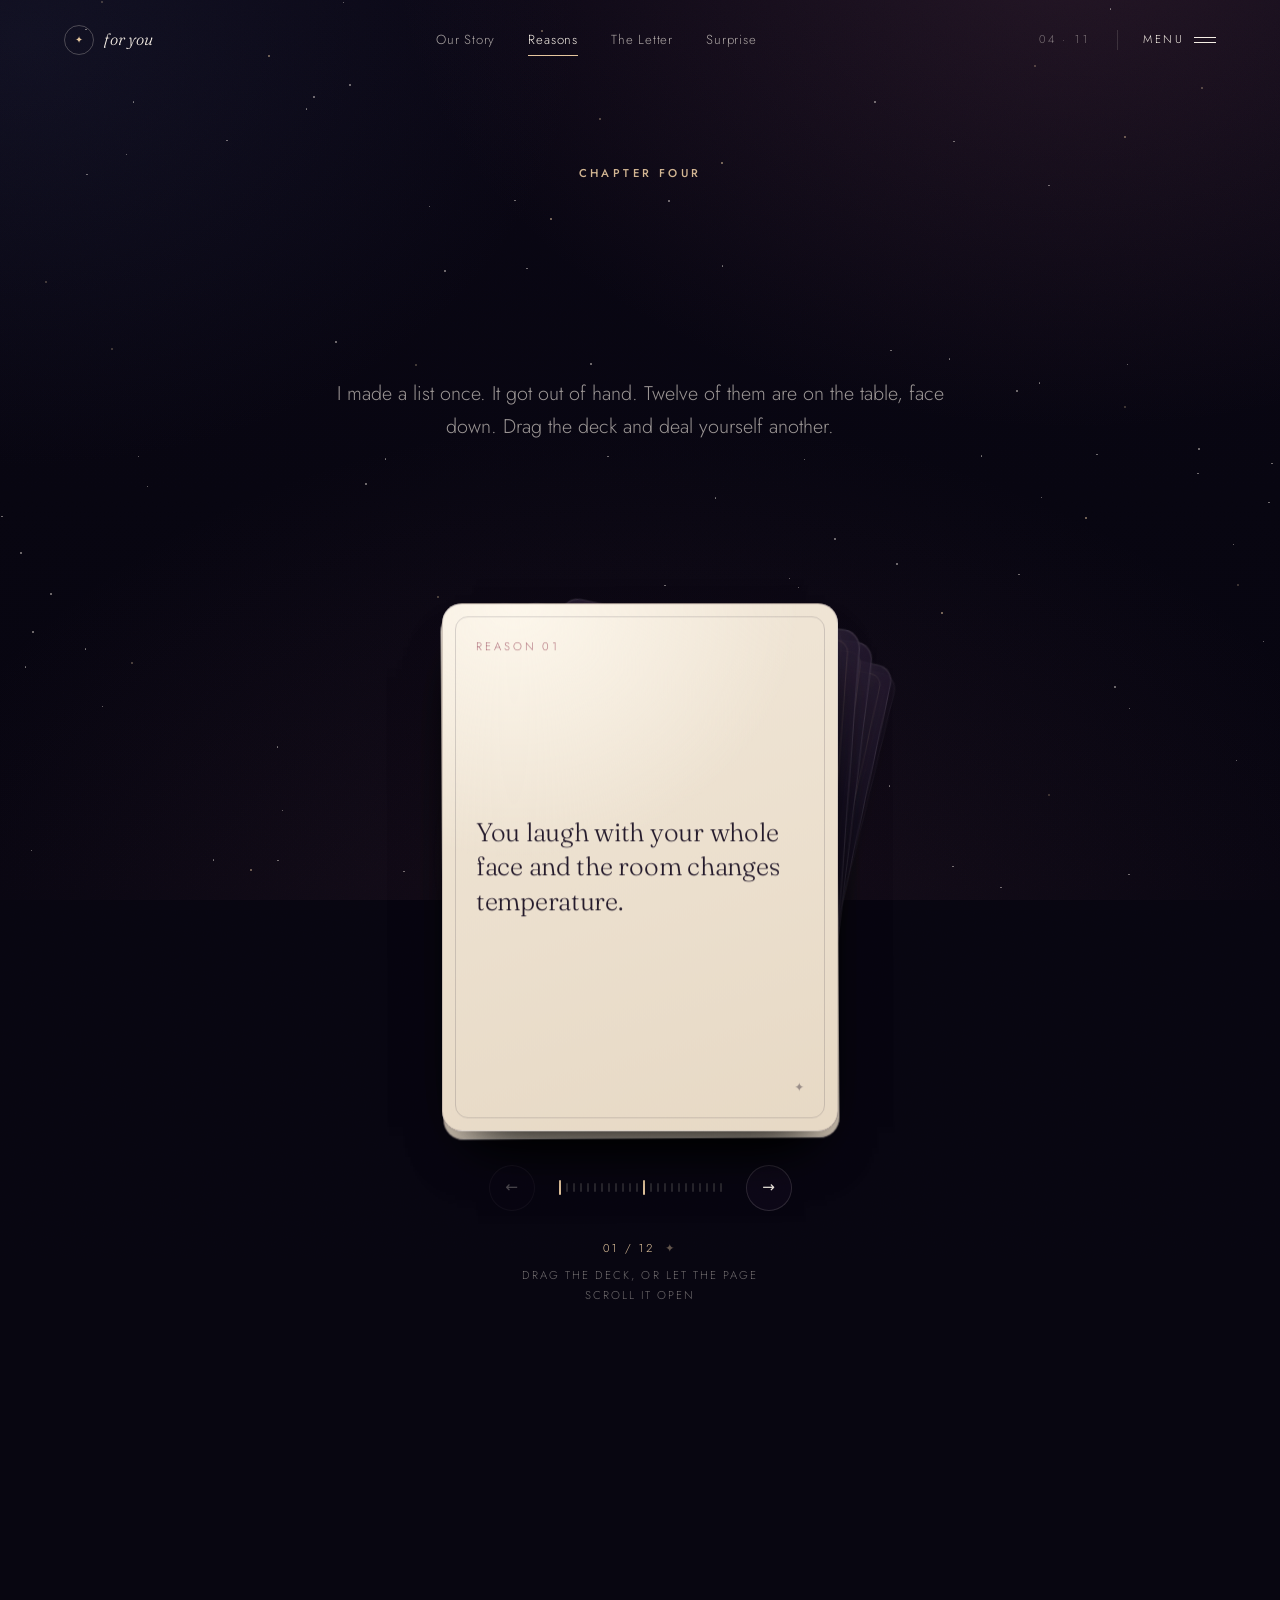
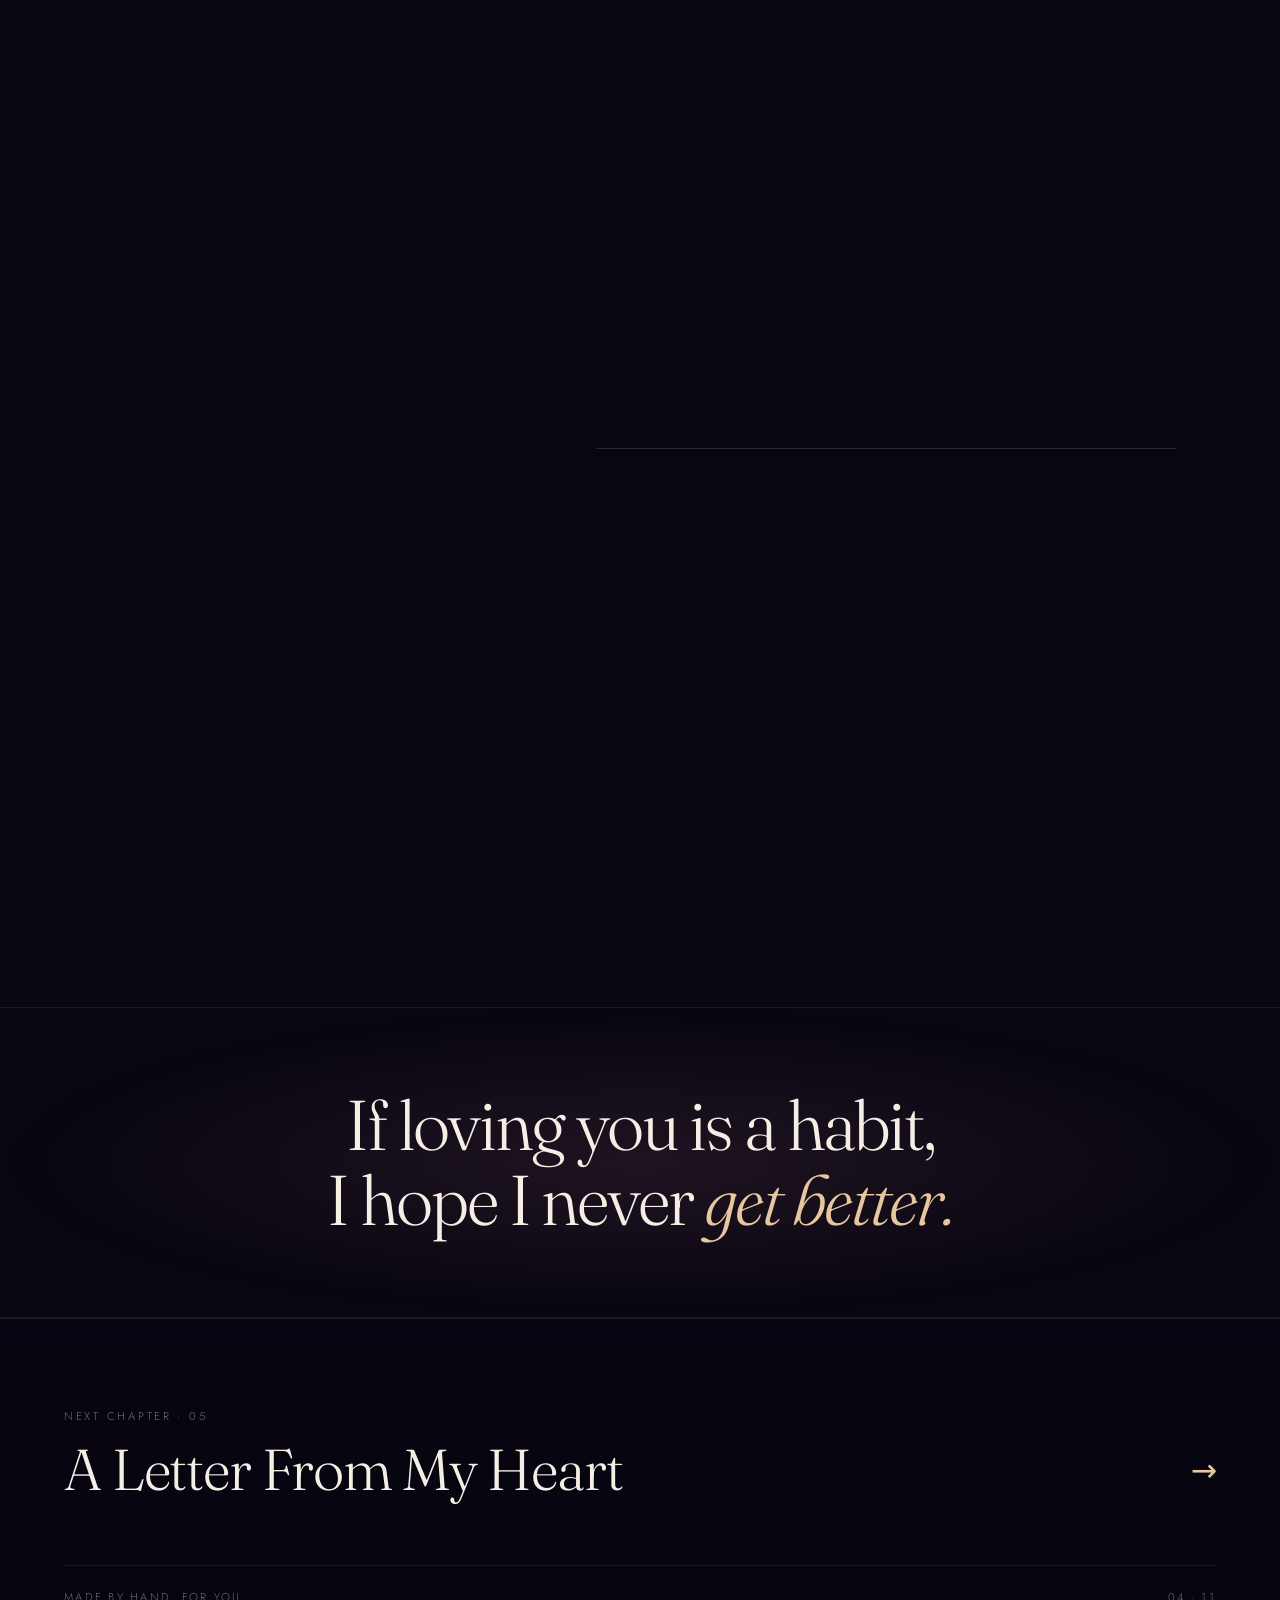
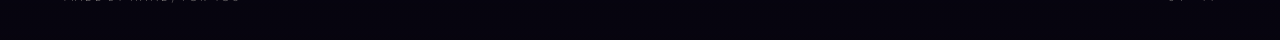
<file: __deckdom3.html>
<!DOCTYPE html>
<html lang="en" class="lenis has-lamp is-ready" style="scroll-behavior: auto;"><head>
<meta charset="utf-8">
<meta name="viewport" content="width=device-width, initial-scale=1, viewport-fit=cover">
<title>Reasons I Love You · November 4</title>
<meta name="description" content="Twelve of a thousand reasons. Drag the deck and deal yourself another. Chapter four.">
<meta name="theme-color" content="#080611">
<script src="js/gate.js"></script>
<link rel="icon" href="data:image/svg+xml,%3Csvg xmlns='http://www.w3.org/2000/svg' viewBox='0 0 32 32'%3E%3Ctext y='25' x='4' font-size='24' fill='%23e6c79f'%3E%E2%99%A5%3C/text%3E%3C/svg%3E">
<link rel="preconnect" href="https://fonts.googleapis.com">
<link rel="preconnect" href="https://fonts.gstatic.com" crossorigin="">
<link href="https://fonts.googleapis.com/css2?family=Fraunces:ital,opsz,wght@0,9..144,300..700;1,9..144,300..700&amp;family=Jost:wght@300;400;500&amp;display=swap" rel="stylesheet">
<link rel="stylesheet" href="css/tokens.css">
<link rel="stylesheet" href="css/base.css">
<link rel="stylesheet" href="css/components.css">
<link rel="stylesheet" href="css/pages.css">
<link rel="stylesheet" href="css/deck.css">
</head>
<body data-page="reasons" style="">

<a class="skip" href="#main">Skip to the content</a>

<div class="veil" aria-hidden="true"><span class="veil-mark">✦</span></div>
<div class="grain" aria-hidden="true"></div>
<div class="stardust" data-stardust="" aria-hidden="true"><span class="dust dust--gold" style="left: 34.17%; top: 66.2%; --twinkle-dur: 7.1s; --twinkle-delay: 5.5s; opacity: 0.38;"></span><span class="dust" style="left: 56.64%; top: 98.24%; --twinkle-dur: 7.4s; --twinkle-delay: 0.6s;"></span><span class="dust" style="left: 58.24%; top: 72.16%; --twinkle-dur: 7.0s; --twinkle-delay: 0.4s;"></span><span class="dust" style="left: 30.07%; top: 50.91%; --twinkle-dur: 6.5s; --twinkle-delay: 5.1s;"></span><span class="dust" style="left: 55.84%; top: 55.27%; --twinkle-dur: 5.8s; --twinkle-delay: 0.3s;"></span><span class="dust" style="left: 6.64%; top: 72.05%; --twinkle-dur: 8.0s; --twinkle-delay: 4.9s;"></span><span class="dust" style="left: 10.77%; top: 50.62%; --twinkle-dur: 5.9s; --twinkle-delay: 0.0s;"></span><span class="dust" style="left: 69.44%; top: 87.24%; --twinkle-dur: 4.1s; --twinkle-delay: 5.5s;"></span><span class="dust dust--gold" style="left: 84.74%; top: 57.43%; --twinkle-dur: 6.1s; --twinkle-delay: 3.0s; opacity: 0.62;"></span><span class="dust" style="left: 87.05%; top: 76.27%; --twinkle-dur: 3.7s; --twinkle-delay: 3.6s;"></span><span class="dust" style="left: 9.83%; top: 17.08%; --twinkle-dur: 6.4s; --twinkle-delay: 2.7s;"></span><span class="dust" style="left: 66.55%; top: 86.22%; --twinkle-dur: 5.3s; --twinkle-delay: 2.2s;"></span><span class="dust" style="left: 31.5%; top: 96.77%; --twinkle-dur: 4.5s; --twinkle-delay: 2.2s;"></span><span class="dust dust--gold" style="left: 87.83%; top: 15.11%; --twinkle-dur: 8.2s; --twinkle-delay: 4.6s; opacity: 0.55;"></span><span class="dust" style="left: 17.68%; top: 15.54%; --twinkle-dur: 3.9s; --twinkle-delay: 3.6s;"></span><span class="dust" style="left: 62.8%; top: 50.95%; --twinkle-dur: 5.2s; --twinkle-delay: 0.5s;"></span><span class="dust" style="left: 69.55%; top: 38.85%; --twinkle-dur: 6.3s; --twinkle-delay: 3.8s;"></span><span class="dust dust--gold" style="left: 42.23%; top: 3.28%; --twinkle-dur: 8.1s; --twinkle-delay: 3.7s; opacity: 0.51;"></span><span class="dust" style="left: 99.3%; top: 51.39%; --twinkle-dur: 8.0s; --twinkle-delay: 0.5s;"></span><span class="dust" style="left: 78.16%; top: 98.53%; --twinkle-dur: 4.1s; --twinkle-delay: 4.3s;"></span><span class="dust" style="left: 81.9%; top: 20.54%; --twinkle-dur: 5.8s; --twinkle-delay: 1.3s;"></span><span class="dust" style="left: 2.53%; top: 70.14%; --twinkle-dur: 6.7s; --twinkle-delay: 3.6s;"></span><span class="dust" style="left: 49.41%; top: 83.82%; --twinkle-dur: 7.3s; --twinkle-delay: 0.9s;"></span><span class="dust" style="left: 33.48%; top: 22.84%; --twinkle-dur: 5.8s; --twinkle-delay: 1.4s;"></span><span class="dust" style="left: 0.11%; top: 57.31%; --twinkle-dur: 6.5s; --twinkle-delay: 1.1s;"></span><span class="dust" style="left: 6.65%; top: 3.2%; --twinkle-dur: 8.2s; --twinkle-delay: 0.3s;"></span><span class="dust" style="left: 40.16%; top: 22.2%; --twinkle-dur: 7.9s; --twinkle-delay: 4.4s;"></span><span class="dust" style="left: 21.62%; top: 82.91%; --twinkle-dur: 3.6s; --twinkle-delay: 0.3s;"></span><span class="dust dust--gold" style="left: 87.8%; top: 45.16%; --twinkle-dur: 6.1s; --twinkle-delay: 1.4s; opacity: 0.32;"></span><span class="dust" style="left: 23.89%; top: 12.02%; --twinkle-dur: 5.4s; --twinkle-delay: 3.8s;"></span><span class="dust dust--gold" style="left: 3.51%; top: 31.21%; --twinkle-dur: 8.5s; --twinkle-delay: 0.0s; opacity: 0.33;"></span><span class="dust dust--gold" style="left: 8.67%; top: 38.69%; --twinkle-dur: 6.2s; --twinkle-delay: 4.4s; opacity: 0.32;"></span><span class="dust" style="left: 99.09%; top: 55.73%; --twinkle-dur: 4.3s; --twinkle-delay: 5.5s;"></span><span class="dust" style="left: 52.2%; top: 22.24%; --twinkle-dur: 4.1s; --twinkle-delay: 1.9s;"></span><span class="dust dust--gold" style="left: 80.8%; top: 7.18%; --twinkle-dur: 6.6s; --twinkle-delay: 2.8s; opacity: 0.37;"></span><span class="dust" style="left: 28.54%; top: 53.67%; --twinkle-dur: 6.7s; --twinkle-delay: 2.1s;"></span></div>
<div class="lamp" data-lamp="" aria-hidden="true" style="translate: none; rotate: none; scale: none; transform: translate(-50%, -50%) translate(-239.25px, -239.25px);"></div>

<header class="nav" data-nav="">
  <a class="brand" href="index.html" aria-label="For you, back to the beginning">
    <span class="brand-mark" aria-hidden="true">✦</span>
    <span class="brand-name">for you</span>
  </a>
  <nav class="nav-links" aria-label="Chapters">
    <a href="story.html">Our Story</a>
    <a href="reasons.html" aria-current="page">Reasons</a>
    <a href="letter.html">The Letter</a>
    <a href="surprise.html">Surprise</a>
  </nav>
  <div class="nav-right">
    <span class="nav-date" aria-hidden="true">04 · 11</span>
    <button class="menu-btn" type="button" data-menu-open="" aria-expanded="false" aria-controls="menu">
      <span class="menu-btn-text">Menu</span>
      <span class="menu-btn-icon" aria-hidden="true"><i></i><i></i></span>
    </button>
  </div>
</header>

<div class="progress" aria-hidden="true"><span data-progress="" style="transform: scaleX(0);"></span></div>

<div class="menu" id="menu" hidden="">
  <div class="menu-inner">
    <div class="menu-head">
      <span class="eyebrow">Seven chapters</span>
      <button class="menu-close" type="button" data-menu-close="" aria-label="Close the menu">Close</button>
    </div>
    <nav class="menu-list" aria-label="All chapters">
      <a href="index.html"><span class="menu-num">01</span><span class="menu-title">The Invitation</span></a>
      <a href="celebration.html"><span class="menu-num">02</span><span class="menu-title">Make a Wish</span></a>
      <a href="story.html"><span class="menu-num">03</span><span class="menu-title">Our Story</span></a>
      <a href="reasons.html" aria-current="page"><span class="menu-num">04</span><span class="menu-title">Reasons I Love You</span></a>
      <a href="letter.html"><span class="menu-num">05</span><span class="menu-title">A Letter</span></a>
      <a href="surprise.html"><span class="menu-num">06</span><span class="menu-title">A Surprise</span></a>
      <a href="wish.html"><span class="menu-num">07</span><span class="menu-title">The Last Page</span></a>
    </nav>
    <div class="menu-foot">
      <p>Made by hand. For you.</p>
      <p class="menu-date">November 4</p>
    </div>
  </div>
</div>

<main id="main">

  <header class="page-hero page-hero--center">
    <div class="wrap">
      <p class="eyebrow" data-reveal="" data-revealed="1" style="translate: none; rotate: none; scale: none; opacity: 0.913; transform: translate3d(0px, 2.263px, 0px);">Chapter four</p>
      <h1 class="page-title">
        <span class="line"><span class="line-in" data-hero-line="" style="translate: none; rotate: none; scale: none; transform: translate(0%, 112.106%) translate3d(0px, 0px, 0px);">Reasons I love you,</span></span>
        <span class="line"><span class="line-in" data-hero-line="" style="translate: none; rotate: none; scale: none; transform: translate(0%, 118%);"><em>one at a time.</em></span></span>
      </h1>
      <p class="page-lede" data-reveal="" data-revealed="1" style="translate: none; rotate: none; scale: none; opacity: 0.913; transform: translate3d(0px, 2.263px, 0px);">
        I made a list once. It got out of hand. Twelve of them are on the table,
        face down. Drag the deck and deal yourself another.
      </p>
    </div>
  </header>

  <section class="deck-section" data-deck-section="" aria-labelledby="deck-heading">
    <h2 class="sr-only" id="deck-heading">A deck of reasons</h2>
    <div class="wrap deck-wrap">
      <div class="deck-stage" style="translate: none; rotate: none; scale: none; transform: translate3d(0px, 13.2725px, 0px);">
        <div class="deck-glow" aria-hidden="true"></div>

        <div class="deck" data-deck="" tabindex="0" role="group" aria-roledescription="deck of cards" aria-label="Reason 1 of 12. You laugh with your whole face and the room changes temperature. Drag, swipe, or use the arrow keys for the next one.">
          <!-- the twelve cards are built from js/config.js -->
        <article class="deck-card is-front" style="transform: translate3d(0px, 0px, 0px) rotate(0deg) scale(1); opacity: 1; z-index: 60;"><div class="deck-card__shell" style="translate: none; rotate: none; scale: none; opacity: 0.913; transform: translate(0%, 1.3926%) translate3d(0px, 0px, 0px) rotate(-0.3481deg);"><div class="deck-card__cover" aria-hidden="true"><span class="deck-card__num">01</span><span class="deck-card__glyph">✦</span><span class="deck-card__seal">a reason</span></div><div class="deck-card__note"><span class="deck-card__index">reason 01</span><p class="deck-card__text">You laugh with your whole face and the room changes temperature.</p><span class="deck-card__flourish" aria-hidden="true">✦</span></div></div></article><article class="deck-card" aria-hidden="true" style="transform: translate3d(16.09px, -11.8px, -34px) rotate(3.79deg) scale(0.97); opacity: 1; z-index: 54;"><div class="deck-card__shell" style="translate: none; rotate: none; scale: none; opacity: 0.8695; transform: translate(0%, 2.0882%) translate3d(0px, 0px, 0px) rotate(0.522deg);"><div class="deck-card__cover" aria-hidden="true"><span class="deck-card__num">02</span><span class="deck-card__glyph">✦</span><span class="deck-card__seal">a reason</span></div><div class="deck-card__note"><span class="deck-card__index">reason 02</span><p class="deck-card__text">You remember the small things. The tea I like. The song I stopped listening to.</p><span class="deck-card__flourish" aria-hidden="true">✦</span></div></div></article><article class="deck-card" aria-hidden="true" style="transform: translate3d(32.18px, -23.6px, -68px) rotate(7.59deg) scale(0.94); opacity: 1; z-index: 48;"><div class="deck-card__shell" style="translate: none; rotate: none; scale: none; opacity: 0.8115; transform: translate(0%, 3.0166%) translate3d(0px, 0px, 0px) rotate(-0.7542deg);"><div class="deck-card__cover" aria-hidden="true"><span class="deck-card__num">03</span><span class="deck-card__glyph">✦</span><span class="deck-card__seal">a reason</span></div><div class="deck-card__note"><span class="deck-card__index">reason 03</span><p class="deck-card__text">You are brave in ways you never give yourself credit for.</p><span class="deck-card__flourish" aria-hidden="true">✦</span></div></div></article><article class="deck-card" aria-hidden="true" style="transform: translate3d(48.28px, -35.4px, -102px) rotate(11.38deg) scale(0.91); opacity: 1; z-index: 42;"><div class="deck-card__shell" style="translate: none; rotate: none; scale: none; opacity: 0.7359; transform: translate(0%, 4.2249%) translate3d(0px, 0px, 0px) rotate(1.0562deg);"><div class="deck-card__cover" aria-hidden="true"><span class="deck-card__num">04</span><span class="deck-card__glyph">✦</span><span class="deck-card__seal">a reason</span></div><div class="deck-card__note"><span class="deck-card__index">reason 04</span><p class="deck-card__text">You make ordinary Tuesdays feel like they matter.</p><span class="deck-card__flourish" aria-hidden="true">✦</span></div></div></article><article class="deck-card" aria-hidden="true" style="transform: translate3d(64.37px, -47.2px, -136px) rotate(15.17deg) scale(0.88); opacity: 0.4; z-index: 36;"><div class="deck-card__shell" style="translate: none; rotate: none; scale: none; opacity: 0.6397; transform: translate(0%, 5.7642%) translate3d(0px, 0px, 0px) rotate(-1.441deg);"><div class="deck-card__cover" aria-hidden="true"><span class="deck-card__num">05</span><span class="deck-card__glyph">✦</span><span class="deck-card__seal">a reason</span></div><div class="deck-card__note"><span class="deck-card__index">reason 05</span><p class="deck-card__text">The way you say my name when you are half asleep.</p><span class="deck-card__flourish" aria-hidden="true">✦</span></div></div></article><article class="deck-card" aria-hidden="true" style="transform: translate3d(80.46px, -59px, -170px) rotate(18.96deg) scale(0.85); opacity: 0; z-index: 30;"><div class="deck-card__shell" style="translate: none; rotate: none; scale: none; opacity: 0.5194; transform: translate(0%, 7.6901%) translate3d(0px, 0px, 0px) rotate(1.9225deg);"><div class="deck-card__cover" aria-hidden="true"><span class="deck-card__num">06</span><span class="deck-card__glyph">✦</span><span class="deck-card__seal">a reason</span></div><div class="deck-card__note"><span class="deck-card__index">reason 06</span><p class="deck-card__text">You argue for me even on the days I forget to argue for myself.</p><span class="deck-card__flourish" aria-hidden="true">✦</span></div></div></article><article class="deck-card" aria-hidden="true" style="transform: translate3d(96.55px, -70.8px, -204px) rotate(22.76deg) scale(0.82); opacity: 0; z-index: 24;"><div class="deck-card__shell" style="translate: none; rotate: none; scale: none; opacity: 0.3711; transform: translate(0%, 10.0625%) translate3d(0px, 0px, 0px) rotate(-2.5156deg);"><div class="deck-card__cover" aria-hidden="true"><span class="deck-card__num">07</span><span class="deck-card__glyph">✦</span><span class="deck-card__seal">a reason</span></div><div class="deck-card__note"><span class="deck-card__index">reason 07</span><p class="deck-card__text">You send me things at two in the morning because they reminded you of us.</p><span class="deck-card__flourish" aria-hidden="true">✦</span></div></div></article><article class="deck-card" aria-hidden="true" style="transform: translate3d(96.55px, -70.8px, -204px) rotate(22.76deg) scale(0.82); opacity: 0; z-index: 18;"><div class="deck-card__shell" style="translate: none; rotate: none; scale: none; opacity: 0.1909; transform: translate(0%, 12.9457%) translate3d(0px, 0px, 0px) rotate(3.2364deg);"><div class="deck-card__cover" aria-hidden="true"><span class="deck-card__num">08</span><span class="deck-card__glyph">✦</span><span class="deck-card__seal">a reason</span></div><div class="deck-card__note"><span class="deck-card__index">reason 08</span><p class="deck-card__text">You are gentle with people who can do nothing for you.</p><span class="deck-card__flourish" aria-hidden="true">✦</span></div></div></article><article class="deck-card" aria-hidden="true" style="transform: translate3d(96.55px, -70.8px, -204px) rotate(22.76deg) scale(0.82); opacity: 0; z-index: 12;"><div class="deck-card__shell" style="translate: none; rotate: none; scale: none; opacity: 0; transform: translate(0%, 16%) rotate(-4deg);"><div class="deck-card__cover" aria-hidden="true"><span class="deck-card__num">09</span><span class="deck-card__glyph">✦</span><span class="deck-card__seal">a reason</span></div><div class="deck-card__note"><span class="deck-card__index">reason 09</span><p class="deck-card__text">Your hand finds mine in a crowd without looking.</p><span class="deck-card__flourish" aria-hidden="true">✦</span></div></div></article><article class="deck-card" aria-hidden="true" style="transform: translate3d(96.55px, -70.8px, -204px) rotate(22.76deg) scale(0.82); opacity: 0; z-index: 6;"><div class="deck-card__shell" style="translate: none; rotate: none; scale: none; opacity: 0; transform: translate(0%, 16%) rotate(4deg);"><div class="deck-card__cover" aria-hidden="true"><span class="deck-card__num">10</span><span class="deck-card__glyph">✦</span><span class="deck-card__seal">a reason</span></div><div class="deck-card__note"><span class="deck-card__index">reason 10</span><p class="deck-card__text">You forgive me faster than I deserve.</p><span class="deck-card__flourish" aria-hidden="true">✦</span></div></div></article><article class="deck-card" aria-hidden="true" style="transform: translate3d(96.55px, -70.8px, -204px) rotate(22.76deg) scale(0.82); opacity: 0; z-index: 0;"><div class="deck-card__shell" style="translate: none; rotate: none; scale: none; opacity: 0; transform: translate(0%, 16%) rotate(-4deg);"><div class="deck-card__cover" aria-hidden="true"><span class="deck-card__num">11</span><span class="deck-card__glyph">✦</span><span class="deck-card__seal">a reason</span></div><div class="deck-card__note"><span class="deck-card__index">reason 11</span><p class="deck-card__text">You are the only person I never get tired of telling my day to.</p><span class="deck-card__flourish" aria-hidden="true">✦</span></div></div></article><article class="deck-card" aria-hidden="true" style="transform: translate3d(96.55px, -70.8px, -204px) rotate(22.76deg) scale(0.82); opacity: 0; z-index: -6;"><div class="deck-card__shell" style="translate: none; rotate: none; scale: none; opacity: 0; transform: translate(0%, 16%) rotate(4deg);"><div class="deck-card__cover" aria-hidden="true"><span class="deck-card__num">12</span><span class="deck-card__glyph">✦</span><span class="deck-card__seal">a reason</span></div><div class="deck-card__note"><span class="deck-card__index">reason 12</span><p class="deck-card__text">Because loving you is the easiest thing I have ever done, and the one I am proudest of.</p><span class="deck-card__flourish" aria-hidden="true">✦</span></div></div></article></div>
      </div>

      <noscript>
        <p class="deck-fallback">The deck itself needs JavaScript. The twelve reasons are still true either way.</p>
      </noscript>

      <p class="deck-live sr-only" aria-live="polite" data-deck-live=""></p>

      <div class="deck-controls">
        <button class="deck-step" type="button" data-deck-prev="" aria-label="The reason before this one" disabled="">
          <span aria-hidden="true">←</span>
        </button>
        <div class="deck-meter" data-deck-meter="" aria-hidden="true"><span class="is-on"></span><span></span><span></span><span></span><span></span><span></span><span></span><span></span><span></span><span></span><span></span><span></span></div>
        <button class="deck-step" type="button" data-deck-next="" aria-label="The next reason">
          <span aria-hidden="true">→</span>
        </button>
      </div>

      <p class="deck-hint">
        <span data-deck-count="">01 / 12</span>
        <span class="deck-hint-dot" aria-hidden="true">✦</span>
        <span>Drag the deck, or let the page scroll it open</span>
      </p>
    </div>
  </section>

  <section class="section small-things">
    <div class="wrap small-grid">
      <div>
        <p class="eyebrow" data-reveal="" data-revealed="1" style="translate: none; rotate: none; scale: none; opacity: 0; transform: translate(0px, 26px);">The small ones</p>
        <h2 class="sec-title" data-reveal="" data-revealed="1" style="translate: none; rotate: none; scale: none; opacity: 0; transform: translate(0px, 26px);">The things too small <em>to be a whole reason.</em></h2>
      </div>
      <ul class="small-list">
        <li data-reveal="" data-revealed="1" style="translate: none; rotate: none; scale: none; opacity: 0; transform: translate(0px, 26px);"><span class="small-num">01</span><span>You save me the last bite without announcing it.</span></li>
        <li data-reveal="" data-revealed="1" style="translate: none; rotate: none; scale: none; opacity: 0; transform: translate(0px, 26px);"><span class="small-num">02</span><span>You steal my hoodie and then deny the theft convincingly.</span></li>
        <li data-reveal="" data-revealed="1" style="translate: none; rotate: none; scale: none; opacity: 0; transform: translate(0px, 26px);"><span class="small-num">03</span><span>Your hair in the morning, entirely unbothered by physics.</span></li>
        <li data-reveal="" data-revealed="1" style="translate: none; rotate: none; scale: none; opacity: 0; transform: translate(0px, 26px);"><span class="small-num">04</span><span>You send me a song with no context and it is always right.</span></li>
        <li data-reveal="" data-revealed="1" style="translate: none; rotate: none; scale: none; opacity: 0; transform: translate(0px, 26px);"><span class="small-num">05</span><span>The way you say "come here" when you can tell I am spiralling.</span></li>
        <li data-reveal="" data-revealed="1" style="translate: none; rotate: none; scale: none; opacity: 0; transform: translate(0px, 26px);"><span class="small-num">06</span><span>You get excited about weather. Weather. I find it adorable.</span></li>
        <li data-reveal="" data-revealed="1" style="translate: none; rotate: none; scale: none; opacity: 0; transform: translate(0px, 26px);"><span class="small-num">07</span><span>You remember the version of a story I told once, badly, at 3 a.m.</span></li>
        <li data-reveal="" data-revealed="1" style="translate: none; rotate: none; scale: none; opacity: 0; transform: translate(0px, 26px);"><span class="small-num">08</span><span>You leave your cup in exactly the same place every morning.</span></li>
      </ul>
    </div>
  </section>

  <section class="quote-band quote-band--short" aria-label="One more reason">
    <p class="quote-text" data-parallax-quote="">
      If loving you is a habit,<br>
      I hope I never <em>get better.</em>
    </p>
  </section>

</main>

<footer class="site-foot">
  <nav class="next-chapter" aria-label="Next chapter">
    <a href="letter.html">
      <span class="next-kicker">Next chapter · 05</span>
      <span class="next-title">A Letter From My Heart <span class="next-arrow" aria-hidden="true">→</span></span>
    </a>
  </nav>
  <div class="foot-meta">
    <span>Made by hand, for you</span>
    <span>04 · 11</span>
  </div>
</footer>

<noscript><style>.veil{display:none}</style></noscript>

<script src="vendor/gsap.min.js" defer=""></script>
<script src="vendor/ScrollTrigger.min.js" defer=""></script>
<script src="vendor/lenis.min.js" defer=""></script>
<script src="js/config.js" defer=""></script>
<script src="js/core.js" defer=""></script>
<script src="js/deck.js" defer=""></script>
<script src="js/pages.js" defer=""></script>
<script src="js/main.js" defer=""></script>

<script>
(function () {
  var pre = document.createElement("pre");
  pre.id = "__t";
  pre.style.cssText = "font:12px monospace;white-space:pre-wrap";
  var log = [];
  function say(k, v) { log.push(k + ": " + v); pre.textContent = log.join("
"); }
  say("ALIVE", "probe parsed");
  function start() {
    try {
      say("pre in dom", !!document.body.contains(pre));
      var deck = document.querySelector("[data-deck]");
      var cards = document.querySelectorAll(".deck-card");
      var count = document.querySelector("[data-deck-count]");
      say("cards", cards.length);
      say("count", count.textContent.trim());
      say("scrollY", window.scrollY);
      say("lenis", window.App && App.lenis ? "present" : "absent");
      say("card2 start", cards[2].style.transform);
      say("stage start", deck.parentNode.style.transform);

      if (window.App && App.lenis) App.lenis.scrollTo(700, { immediate: true });
      else window.scrollTo(0, 700);

      setTimeout(function () {
        say("scrollY after lenis", Math.round(window.scrollY));
        say("card2 after", cards[2].style.transform);
        say("stage after", deck.parentNode.style.transform);
        say("count after scroll", count.textContent.trim());
        say("DONE", "true");
      }, 1200);
    } catch (err) {
      say("ERROR", err.message);
    }
  }
  document.body.appendChild(pre);
  setTimeout(start, 900);
  window.addEventListener("error", function (e) { say("PAGE ERROR", e.message); });
})();
</script>


</body></html>
</file>
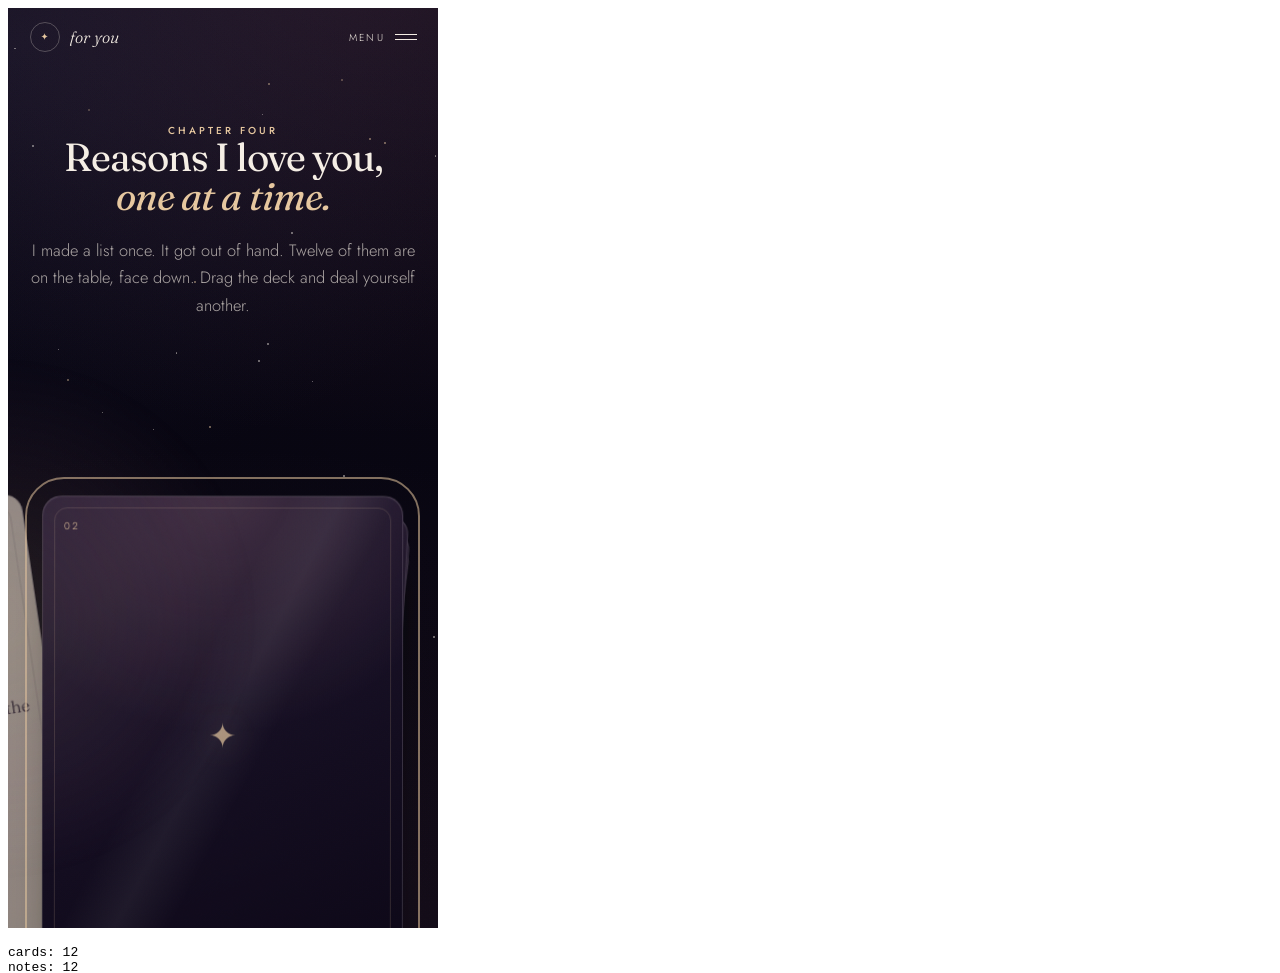
<file: __decktest.html>
<!doctype html>
<html lang="en">
<head><meta charset="utf-8"><title>deck test harness</title></head>
<body>
<iframe id="f" src="reasons.html?preview" style="width:430px;height:920px;border:0"></iframe>
<pre id="log">pending</pre>
<script>
var out = [];
var el = document.getElementById("log");
function say(k, v) { out.push(k + ": " + v); el.textContent = out.join("\n"); }
function wait(ms) { return new Promise(function (r) { setTimeout(r, ms); }); }

var f = document.getElementById("f");
f.addEventListener("load", function () { setTimeout(run, 1500); });

function run() {
  var d = f.contentDocument;
  var w = f.contentWindow;

  w.addEventListener("error", function (e) { say("IFRAME ERROR", e.message); });

  var deck = d.querySelector("[data-deck]");
  var stage = deck.parentNode;
  var count = d.querySelector("[data-deck-count]");
  var live = d.querySelector("[data-deck-live]");
  var cards = Array.prototype.slice.call(d.querySelectorAll(".deck-card"));
  var prev = d.querySelector("[data-deck-prev]");
  var next = d.querySelector("[data-deck-next]");
  var section = d.querySelector("[data-deck-section]");

  function fire(type, x, y) {
    var ev = new w.PointerEvent(type, {
      bubbles: true, cancelable: true, clientX: x, clientY: y,
      pointerId: 11, pointerType: "mouse", button: 0, buttons: 1, isPrimary: true
    });
    stage.dispatchEvent(ev);
  }

  function tx(i) {
    return cards[i].style.transform;
  }

  say("cards", cards.length);
  say("notes", d.querySelectorAll(".deck-card__note").length);
  say("front count", d.querySelectorAll(".deck-card.is-front").length);
  say("front index", cards.indexOf(d.querySelector(".deck-card.is-front")));
  say("front aria-hidden", cards[0].getAttribute("aria-hidden"));
  say("back aria-hidden", cards[1].getAttribute("aria-hidden"));
  say("count", count.textContent.trim());
  say("prev disabled", prev.disabled);
  say("next disabled", next.disabled);
  say("card0 transform", tx(0));
  say("card1 transform", tx(1));

  var rect = stage.getBoundingClientRect();
  var cx = rect.left + rect.width / 2;
  var cy = rect.top + rect.height / 2;

  // 1. drag left, past the threshold, then release with a little velocity
  fire("pointerdown", cx, cy);
  fire("pointermove", cx - 30, cy);
  fire("pointermove", cx - 90, cy);
  fire("pointermove", cx - 160, cy);
  fire("pointermove", cx - 230, cy);
  say("dragging class", stage.classList.contains("is-dragging"));
  say("mid-drag card0", tx(0));
  fire("pointerup", cx - 230, cy);

  wait(1500).then(function () {
    say("after drag count", count.textContent.trim());
    say("after drag front", cards.indexOf(d.querySelector(".deck-card.is-front")));
    say("after drag live", live.textContent.slice(0, 48));
    say("after drag prev disabled", prev.disabled);
    say("after drag card0 transform", tx(0));

    // 2. a vertical gesture must scroll the page, not the deck
    fire("pointerdown", cx, cy);
    fire("pointermove", cx + 6, cy - 60);
    fire("pointermove", cx + 8, cy - 120);
    fire("pointerup", cx + 8, cy - 120);
    return wait(300);
  }).then(function () {
    say("after vertical count", count.textContent.trim());
    say("after vertical dragging class", stage.classList.contains("is-dragging"));

    // 3. keyboard
    deck.dispatchEvent(new w.KeyboardEvent("keydown", { key: "ArrowRight", bubbles: true, cancelable: true }));
    return wait(1200);
  }).then(function () {
    say("after ArrowRight count", count.textContent.trim());
    say("after ArrowRight focusable", deck.getAttribute("tabindex"));

    // 4. buttons
    next.click();
    return wait(1200);
  }).then(function () {
    say("after next button count", count.textContent.trim());

    prev.click();
    return wait(1200);
  }).then(function () {
    say("after prev button count", count.textContent.trim());

    // 5. page scroll drives the fan spread, without touching the card index
    var before = tx(2);
    say("lenis", w.App && w.App.lenis ? "present" : "absent");
    say("scroll-behavior", w.getComputedStyle(d.documentElement).scrollBehavior);
    say("scrollHeight/height", d.documentElement.scrollHeight + "/" + w.innerHeight);
    var target = section.getBoundingClientRect().top + w.scrollY - 140;
    if (w.App && w.App.lenis) w.App.lenis.scrollTo(target, { immediate: true });
    else w.scrollTo(0, target);
    return wait(1400).then(function () {
      say("scroll y", Math.round(w.scrollY));
      say("card2 before scroll", before);
      say("card2 after scroll", tx(2));
      say("count after scroll", count.textContent.trim());
      say("stage drift", stage.style.transform || "(none yet)");

      // 6. drag back to the start, then past it (rubber band, no wrap)
      var r2 = stage.getBoundingClientRect();
      var x2 = r2.left + r2.width / 2;
      var y2 = r2.top + 120;
      fire("pointerdown", x2, y2);
      for (var i = 1; i <= 6; i++) fire("pointermove", x2 + i * 60, y2);
      say("rubber band card0", tx(0));
      fire("pointerup", x2 + 360, y2);
      return wait(1400);
    });
  }).then(function () {
    say("final count", count.textContent.trim());
    say("final front", cards.indexOf(d.querySelector(".deck-card.is-front")));
    say("final prev disabled", prev.disabled);
    say("is-ready", d.documentElement.classList.contains("is-ready"));
    say("DONE", "true");
  });
}
</script>
</body>
</html>
</file>
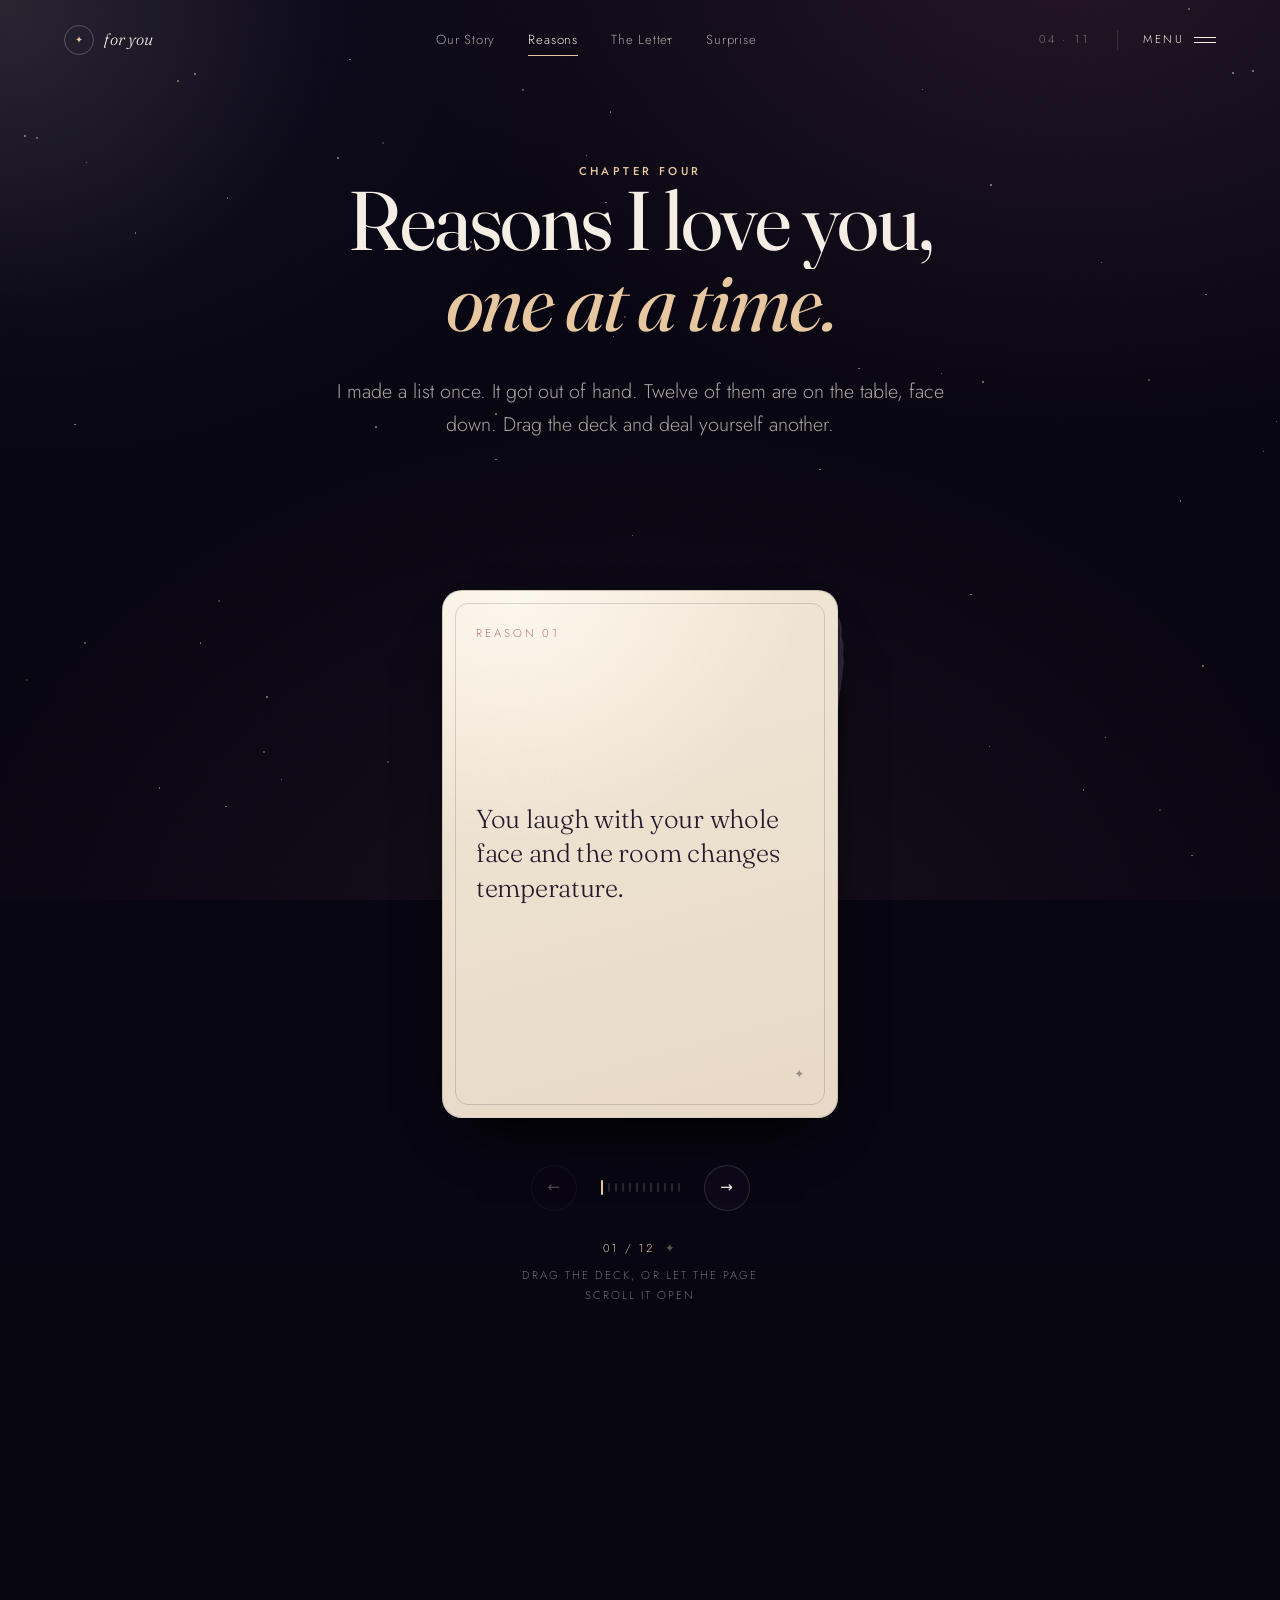
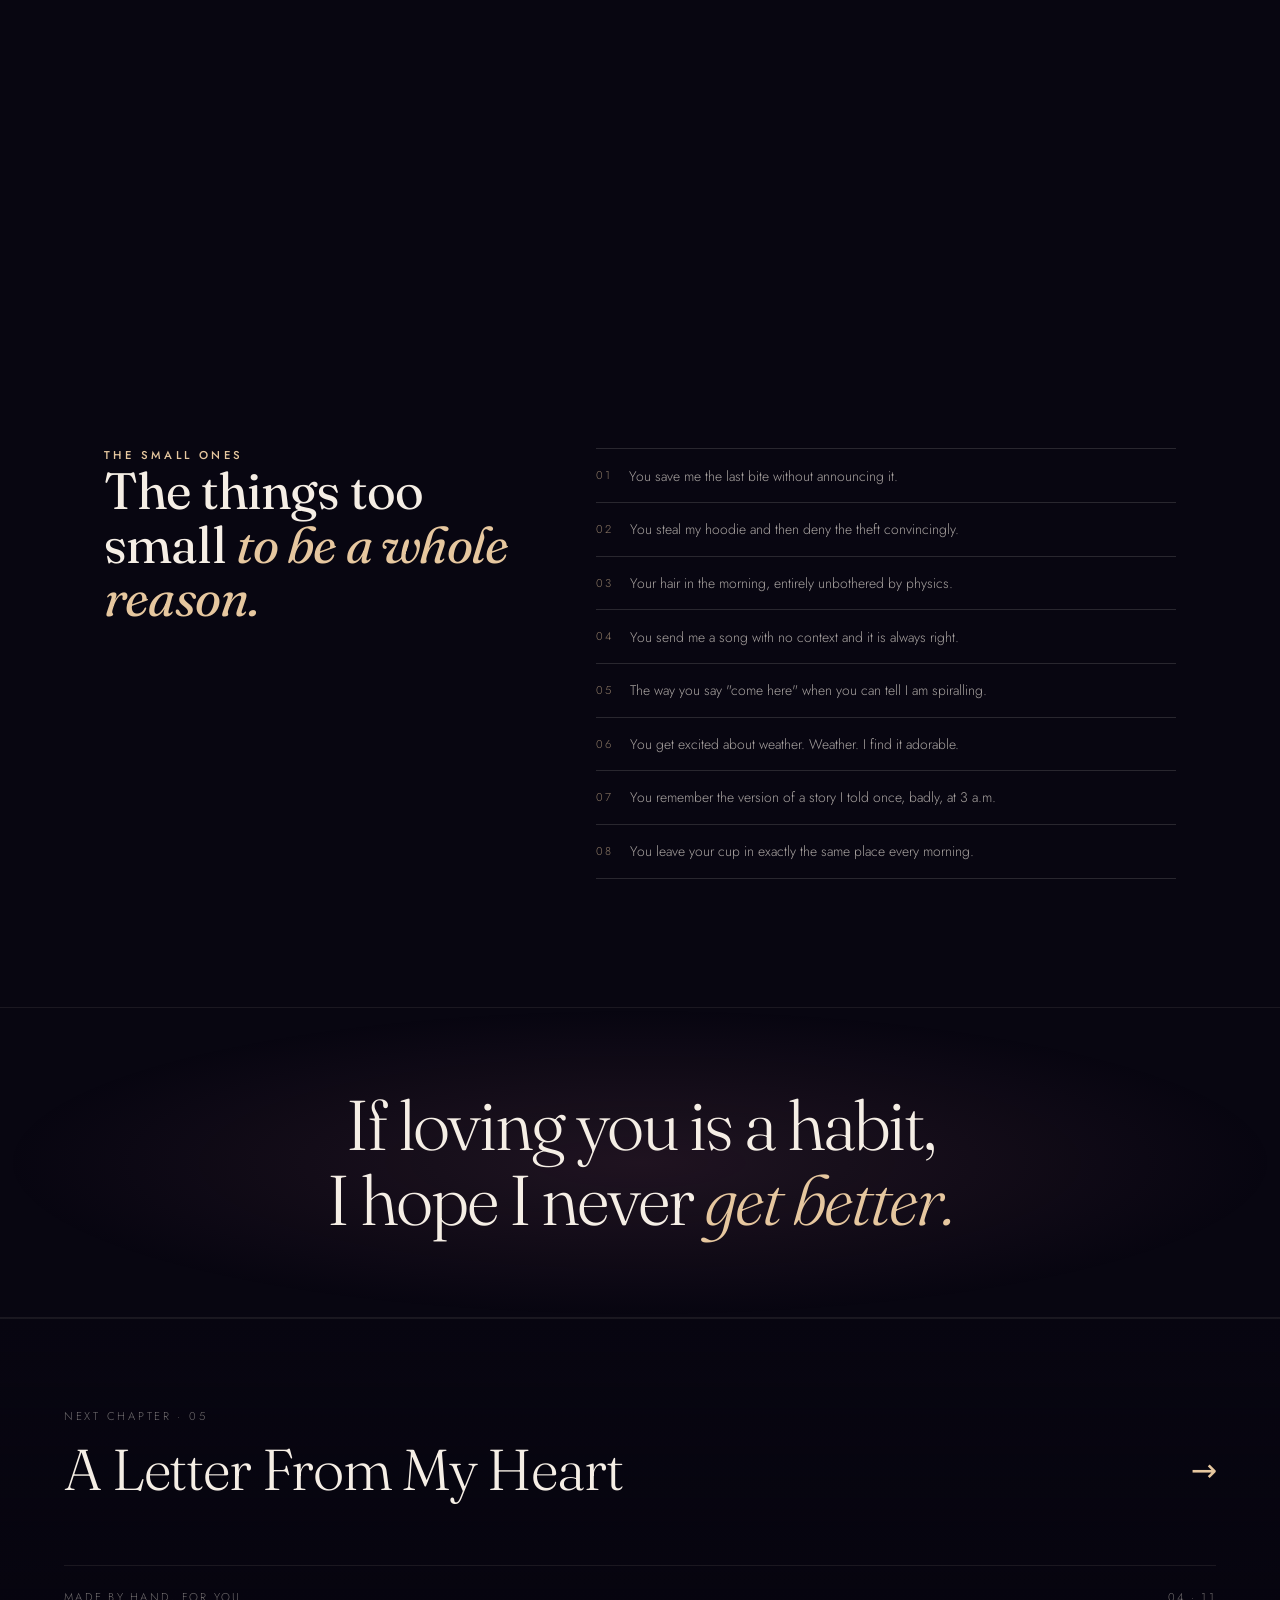
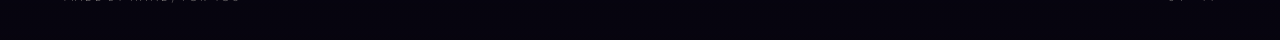
<file: __reasonstest.html>
<!doctype html>
<html lang="en">
<head>
<meta charset="utf-8">
<meta name="viewport" content="width=device-width, initial-scale=1, viewport-fit=cover">
<title>Reasons I Love You · November 4</title>
<meta name="description" content="Twelve of a thousand reasons. Drag the deck and deal yourself another. Chapter four.">
<meta name="theme-color" content="#080611">
<script src="js/gate.js"></script>
<link rel="icon" href="data:image/svg+xml,%3Csvg xmlns='http://www.w3.org/2000/svg' viewBox='0 0 32 32'%3E%3Ctext y='25' x='4' font-size='24' fill='%23e6c79f'%3E%E2%99%A5%3C/text%3E%3C/svg%3E">
<link rel="preconnect" href="https://fonts.googleapis.com">
<link rel="preconnect" href="https://fonts.gstatic.com" crossorigin>
<link href="https://fonts.googleapis.com/css2?family=Fraunces:ital,opsz,wght@0,9..144,300..700;1,9..144,300..700&family=Jost:wght@300;400;500&display=swap" rel="stylesheet">
<link rel="stylesheet" href="css/tokens.css">
<link rel="stylesheet" href="css/base.css">
<link rel="stylesheet" href="css/components.css">
<link rel="stylesheet" href="css/pages.css">
<link rel="stylesheet" href="css/deck.css">
</head>
<body data-page="reasons">

<a class="skip" href="#main">Skip to the content</a>

<div class="veil" aria-hidden="true"><span class="veil-mark">&#10022;</span></div>
<div class="grain" aria-hidden="true"></div>
<div class="stardust" data-stardust aria-hidden="true"></div>
<div class="lamp" data-lamp aria-hidden="true"></div>

<header class="nav" data-nav>
  <a class="brand" href="index.html" aria-label="For you, back to the beginning">
    <span class="brand-mark" aria-hidden="true">&#10022;</span>
    <span class="brand-name">for you</span>
  </a>
  <nav class="nav-links" aria-label="Chapters">
    <a href="story.html">Our Story</a>
    <a href="reasons.html" aria-current="page">Reasons</a>
    <a href="letter.html">The Letter</a>
    <a href="surprise.html">Surprise</a>
  </nav>
  <div class="nav-right">
    <span class="nav-date" aria-hidden="true">04 &middot; 11</span>
    <button class="menu-btn" type="button" data-menu-open aria-expanded="false" aria-controls="menu">
      <span class="menu-btn-text">Menu</span>
      <span class="menu-btn-icon" aria-hidden="true"><i></i><i></i></span>
    </button>
  </div>
</header>

<div class="progress" aria-hidden="true"><span data-progress></span></div>

<div class="menu" id="menu" hidden>
  <div class="menu-inner">
    <div class="menu-head">
      <span class="eyebrow">Seven chapters</span>
      <button class="menu-close" type="button" data-menu-close aria-label="Close the menu">Close</button>
    </div>
    <nav class="menu-list" aria-label="All chapters">
      <a href="index.html"><span class="menu-num">01</span><span class="menu-title">The Invitation</span></a>
      <a href="celebration.html"><span class="menu-num">02</span><span class="menu-title">Make a Wish</span></a>
      <a href="story.html"><span class="menu-num">03</span><span class="menu-title">Our Story</span></a>
      <a href="reasons.html" aria-current="page"><span class="menu-num">04</span><span class="menu-title">Reasons I Love You</span></a>
      <a href="letter.html"><span class="menu-num">05</span><span class="menu-title">A Letter</span></a>
      <a href="surprise.html"><span class="menu-num">06</span><span class="menu-title">A Surprise</span></a>
      <a href="wish.html"><span class="menu-num">07</span><span class="menu-title">The Last Page</span></a>
    </nav>
    <div class="menu-foot">
      <p>Made by hand. For you.</p>
      <p class="menu-date">November 4</p>
    </div>
  </div>
</div>

<main id="main">

  <header class="page-hero page-hero--center">
    <div class="wrap">
      <p class="eyebrow" data-reveal>Chapter four</p>
      <h1 class="page-title">
        <span class="line"><span class="line-in" data-hero-line>Reasons I love you,</span></span>
        <span class="line"><span class="line-in" data-hero-line><em>one at a time.</em></span></span>
      </h1>
      <p class="page-lede" data-reveal>
        I made a list once. It got out of hand. Twelve of them are on the table,
        face down. Drag the deck and deal yourself another.
      </p>
    </div>
  </header>

  <section class="deck-section" data-deck-section aria-labelledby="deck-heading">
    <h2 class="sr-only" id="deck-heading">A deck of reasons</h2>
    <div class="wrap deck-wrap">
      <div class="deck-stage">
        <div class="deck-glow" aria-hidden="true"></div>

        <div class="deck" data-deck tabindex="0" role="group" aria-roledescription="deck of cards" aria-label="Twelve reasons. Drag, swipe or use the arrow keys to move through them.">
          <!-- the twelve cards are built from js/config.js -->
        </div>
      </div>

      <noscript>
        <p class="deck-fallback">The deck itself needs JavaScript. The twelve reasons are still true either way.</p>
      </noscript>

      <p class="deck-live sr-only" aria-live="polite" data-deck-live></p>

      <div class="deck-controls">
        <button class="deck-step" type="button" data-deck-prev aria-label="The reason before this one">
          <span aria-hidden="true">&#8592;</span>
        </button>
        <div class="deck-meter" data-deck-meter aria-hidden="true"></div>
        <button class="deck-step" type="button" data-deck-next aria-label="The next reason">
          <span aria-hidden="true">&#8594;</span>
        </button>
      </div>

      <p class="deck-hint">
        <span data-deck-count>01 / 12</span>
        <span class="deck-hint-dot" aria-hidden="true">&#10022;</span>
        <span>Drag the deck, or let the page scroll it open</span>
      </p>
    </div>
  </section>

  <section class="section small-things">
    <div class="wrap small-grid">
      <div>
        <p class="eyebrow" data-reveal>The small ones</p>
        <h2 class="sec-title" data-reveal>The things too small <em>to be a whole reason.</em></h2>
      </div>
      <ul class="small-list">
        <li data-reveal><span class="small-num">01</span><span>You save me the last bite without announcing it.</span></li>
        <li data-reveal><span class="small-num">02</span><span>You steal my hoodie and then deny the theft convincingly.</span></li>
        <li data-reveal><span class="small-num">03</span><span>Your hair in the morning, entirely unbothered by physics.</span></li>
        <li data-reveal><span class="small-num">04</span><span>You send me a song with no context and it is always right.</span></li>
        <li data-reveal><span class="small-num">05</span><span>The way you say "come here" when you can tell I am spiralling.</span></li>
        <li data-reveal><span class="small-num">06</span><span>You get excited about weather. Weather. I find it adorable.</span></li>
        <li data-reveal><span class="small-num">07</span><span>You remember the version of a story I told once, badly, at 3 a.m.</span></li>
        <li data-reveal><span class="small-num">08</span><span>You leave your cup in exactly the same place every morning.</span></li>
      </ul>
    </div>
  </section>

  <section class="quote-band quote-band--short" aria-label="One more reason">
    <p class="quote-text" data-parallax-quote>
      If loving you is a habit,<br>
      I hope I never <em>get better.</em>
    </p>
  </section>

</main>

<footer class="site-foot">
  <nav class="next-chapter" aria-label="Next chapter">
    <a href="letter.html">
      <span class="next-kicker">Next chapter &middot; 05</span>
      <span class="next-title">A Letter From My Heart <span class="next-arrow" aria-hidden="true">&#8594;</span></span>
    </a>
  </nav>
  <div class="foot-meta">
    <span>Made by hand, for you</span>
    <span>04 &middot; 11</span>
  </div>
</footer>

<noscript><style>.veil{display:none}</style></noscript>

<script src="vendor/gsap.min.js" defer></script>
<script src="vendor/ScrollTrigger.min.js" defer></script>
<script src="vendor/lenis.min.js" defer></script>
<script src="js/config.js" defer></script>
<script src="js/core.js" defer></script>
<script src="js/deck.js" defer></script>
<script src="js/pages.js" defer></script>
<script src="js/main.js" defer></script>

<script>
(function () {
  var pre = document.createElement("pre");
  pre.id = "__t";
  pre.style.cssText = "font:12px monospace;white-space:pre-wrap";
  var log = [];
  function say(k, v) { log.push(k + ": " + v); pre.textContent = log.join("
"); }
  say("ALIVE", "probe parsed");
  function start() {
    try {
      say("pre in dom", !!document.body.contains(pre));
      var deck = document.querySelector("[data-deck]");
      var cards = document.querySelectorAll(".deck-card");
      var count = document.querySelector("[data-deck-count]");
      say("cards", cards.length);
      say("count", count.textContent.trim());
      say("scrollY", window.scrollY);
      say("lenis", window.App && App.lenis ? "present" : "absent");
      say("card2 start", cards[2].style.transform);
      say("stage start", deck.parentNode.style.transform);

      if (window.App && App.lenis) App.lenis.scrollTo(700, { immediate: true });
      else window.scrollTo(0, 700);

      setTimeout(function () {
        say("scrollY after lenis", Math.round(window.scrollY));
        say("card2 after", cards[2].style.transform);
        say("stage after", deck.parentNode.style.transform);
        say("count after scroll", count.textContent.trim());
        say("DONE", "true");
      }, 1200);
    } catch (err) {
      say("ERROR", err.message);
    }
  }
  document.body.appendChild(pre);
  setTimeout(start, 900);
  window.addEventListener("error", function (e) { say("PAGE ERROR", e.message); });
})();
</script>
</body>
</html>
</file>
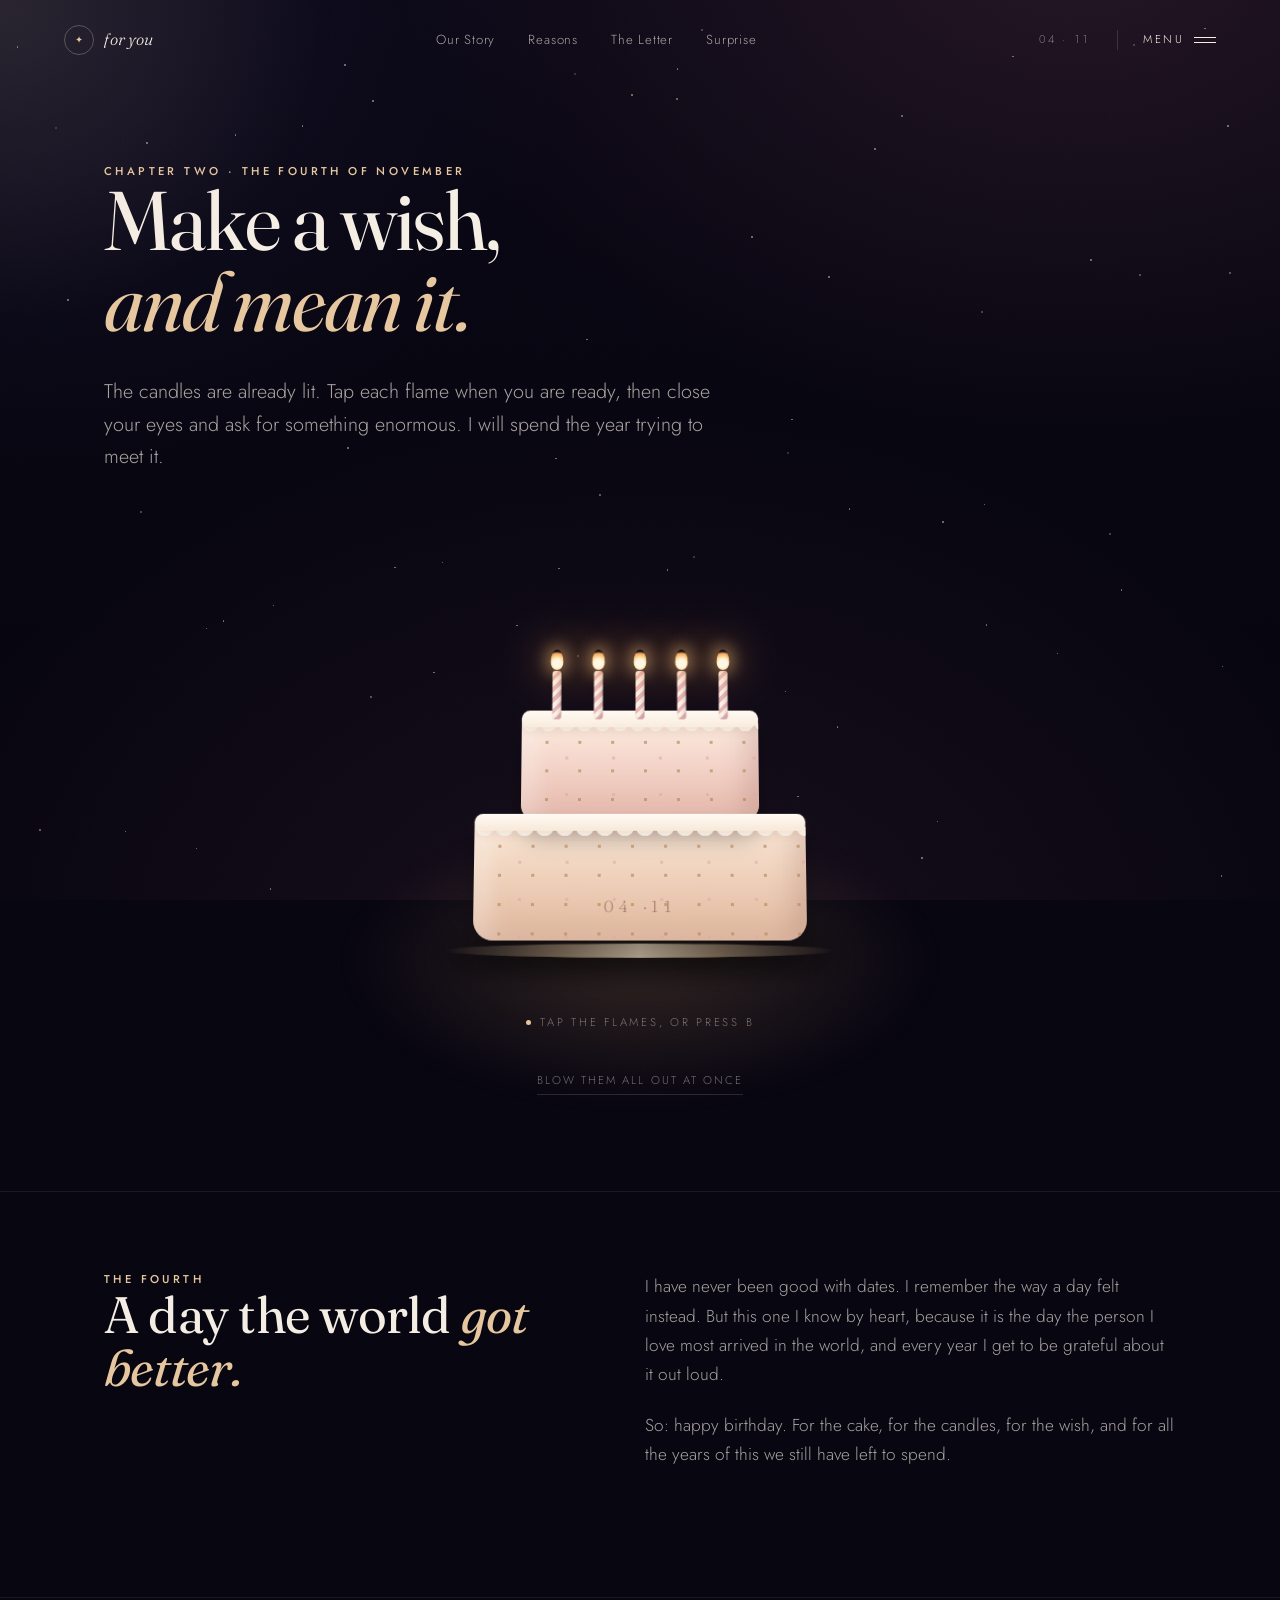
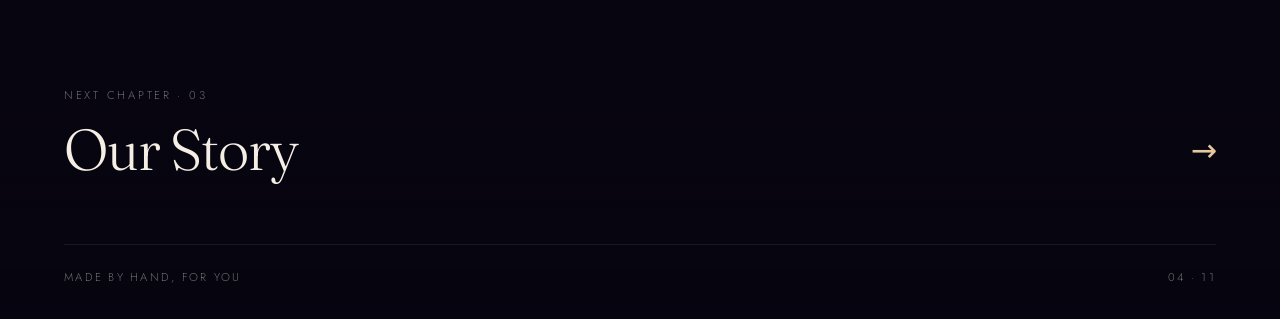
<file: celebration.html>
<!doctype html>
<html lang="en">
<head>
<meta charset="utf-8">
<meta name="viewport" content="width=device-width, initial-scale=1, viewport-fit=cover">
<title>Make a Wish · November 4</title>
<meta name="description" content="Candles, a cake, and one enormous wish. Chapter two of your birthday.">
<meta name="theme-color" content="#080611">
<script src="js/gate.js"></script>
<link rel="icon" href="data:image/svg+xml,%3Csvg xmlns='http://www.w3.org/2000/svg' viewBox='0 0 32 32'%3E%3Ctext y='25' x='4' font-size='24' fill='%23e6c79f'%3E%E2%99%A5%3C/text%3E%3C/svg%3E">
<link rel="preconnect" href="https://fonts.googleapis.com">
<link rel="preconnect" href="https://fonts.gstatic.com" crossorigin>
<link href="https://fonts.googleapis.com/css2?family=Fraunces:ital,opsz,wght@0,9..144,300..700;1,9..144,300..700&family=Jost:wght@300;400;500&display=swap" rel="stylesheet">
<link rel="stylesheet" href="css/tokens.css">
<link rel="stylesheet" href="css/base.css">
<link rel="stylesheet" href="css/components.css">
<link rel="stylesheet" href="css/pages.css">
</head>
<body data-page="celebration">

<a class="skip" href="#main">Skip to the content</a>

<div class="veil" aria-hidden="true"><span class="veil-mark">&#10022;</span></div>
<div class="grain" aria-hidden="true"></div>
<div class="stardust" data-stardust aria-hidden="true"></div>
<div class="lamp" data-lamp aria-hidden="true"></div>

<header class="nav" data-nav>
  <a class="brand" href="index.html" aria-label="For you, back to the beginning">
    <span class="brand-mark" aria-hidden="true">&#10022;</span>
    <span class="brand-name">for you</span>
  </a>
  <nav class="nav-links" aria-label="Chapters">
    <a href="story.html">Our Story</a>
    <a href="reasons.html">Reasons</a>
    <a href="letter.html">The Letter</a>
    <a href="surprise.html">Surprise</a>
  </nav>
  <div class="nav-right">
    <span class="nav-date" aria-hidden="true">04 &middot; 11</span>
    <button class="menu-btn" type="button" data-menu-open aria-expanded="false" aria-controls="menu">
      <span class="menu-btn-text">Menu</span>
      <span class="menu-btn-icon" aria-hidden="true"><i></i><i></i></span>
    </button>
  </div>
</header>

<div class="progress" aria-hidden="true"><span data-progress></span></div>

<div class="menu" id="menu" hidden>
  <div class="menu-inner">
    <div class="menu-head">
      <span class="eyebrow">Seven chapters</span>
      <button class="menu-close" type="button" data-menu-close aria-label="Close the menu">Close</button>
    </div>
    <nav class="menu-list" aria-label="All chapters">
      <a href="index.html"><span class="menu-num">01</span><span class="menu-title">The Invitation</span></a>
      <a href="celebration.html" aria-current="page"><span class="menu-num">02</span><span class="menu-title">Make a Wish</span></a>
      <a href="story.html"><span class="menu-num">03</span><span class="menu-title">Our Story</span></a>
      <a href="reasons.html"><span class="menu-num">04</span><span class="menu-title">Reasons I Love You</span></a>
      <a href="letter.html"><span class="menu-num">05</span><span class="menu-title">A Letter</span></a>
      <a href="surprise.html"><span class="menu-num">06</span><span class="menu-title">A Surprise</span></a>
      <a href="wish.html"><span class="menu-num">07</span><span class="menu-title">The Last Page</span></a>
    </nav>
    <div class="menu-foot">
      <p>Made by hand. For you.</p>
      <p class="menu-date">November 4</p>
    </div>
  </div>
</div>

<main id="main">

  <header class="page-hero celebrate-head">
    <div class="wrap">
      <p class="eyebrow" data-reveal>Chapter two &middot; the fourth of November</p>
      <h1 class="page-title">
        <span class="line"><span class="line-in" data-hero-line>Make a wish,</span></span>
        <span class="line"><span class="line-in" data-hero-line><em>and mean it.</em></span></span>
      </h1>
      <p class="page-lede" data-reveal>
        The candles are already lit. Tap each flame when you are ready, then close your
        eyes and ask for something enormous. I will spend the year trying to meet it.
      </p>
    </div>
  </header>

  <section class="cake-section" aria-labelledby="cake-heading">
    <h2 class="sr-only" id="cake-heading">Your birthday cake</h2>
    <div class="cake-stage" data-cake-stage>
      <div class="cake" data-cake>
        <span class="cake-plate" aria-hidden="true"></span>
        <div class="cake-tier cake-tier--bottom" aria-hidden="true">
          <span class="cake-drips"></span>
          <span class="cake-sprinkles"></span>
          <span class="cake-icing"></span>
        </div>
        <div class="cake-tier cake-tier--top" aria-hidden="true">
          <span class="cake-drips"></span>
          <span class="cake-sprinkles"></span>
          <span class="cake-icing"></span>
        </div>
        <div class="candles" role="group" aria-label="Five birthday candles">
          <button class="candle" type="button" data-candle aria-pressed="false" aria-label="Blow out candle 1">
            <span class="candle-stick" aria-hidden="true"></span>
            <span class="candle-flame" aria-hidden="true"></span>
            <span class="candle-smoke" aria-hidden="true"></span>
          </button>
          <button class="candle" type="button" data-candle aria-pressed="false" aria-label="Blow out candle 2">
            <span class="candle-stick" aria-hidden="true"></span>
            <span class="candle-flame" aria-hidden="true"></span>
            <span class="candle-smoke" aria-hidden="true"></span>
          </button>
          <button class="candle" type="button" data-candle aria-pressed="false" aria-label="Blow out candle 3">
            <span class="candle-stick" aria-hidden="true"></span>
            <span class="candle-flame" aria-hidden="true"></span>
            <span class="candle-smoke" aria-hidden="true"></span>
          </button>
          <button class="candle" type="button" data-candle aria-pressed="false" aria-label="Blow out candle 4">
            <span class="candle-stick" aria-hidden="true"></span>
            <span class="candle-flame" aria-hidden="true"></span>
            <span class="candle-smoke" aria-hidden="true"></span>
          </button>
          <button class="candle" type="button" data-candle aria-pressed="false" aria-label="Blow out candle 5">
            <span class="candle-stick" aria-hidden="true"></span>
            <span class="candle-flame" aria-hidden="true"></span>
            <span class="candle-smoke" aria-hidden="true"></span>
          </button>
        </div>
      </div>

      <p class="cake-hint" data-cake-hint>
        <span class="cake-hint-dot" aria-hidden="true"></span>
        Tap the flames, or press B
      </p>
      <button class="cake-all" type="button" data-cake-all>blow them all out at once</button>
    </div>
  </section>

  <section class="section cake-after" id="cake-after" hidden>
    <div class="wrap narrow center">
      <p class="eyebrow">Wish received</p>
      <h2 class="cake-after-title">Now let me spend the year <em>trying to make it real.</em></h2>
      <p class="cake-after-text">
        I do not know what you asked for. But I hope a little of it was this:
        more ordinary evenings, more of your laugh in the kitchen, fewer nights
        spent wondering whether you are loved. You are. Constantly.
      </p>
      <a class="btn" href="story.html">
        <span>Continue to our story</span>
        <span class="btn-arrow" aria-hidden="true">&#8594;</span>
      </a>
    </div>
  </section>

  <section class="section the-fourth">
    <div class="wrap fourth-grid">
      <div>
        <p class="eyebrow" data-reveal>The fourth</p>
        <h2 class="sec-title" data-reveal>A day the world <em>got better.</em></h2>
      </div>
      <div class="fourth-copy">
        <p data-reveal>
          I have never been good with dates. I remember the way a day felt instead.
          But this one I know by heart, because it is the day the person I love most
          arrived in the world, and every year I get to be grateful about it out loud.
        </p>
        <p data-reveal>
          So: happy birthday. For the cake, for the candles, for the wish, and for all
          the years of this we still have left to spend.
        </p>
      </div>
    </div>
  </section>

</main>

<footer class="site-foot">
  <nav class="next-chapter" aria-label="Next chapter">
    <a href="story.html">
      <span class="next-kicker">Next chapter &middot; 03</span>
      <span class="next-title">Our Story <span class="next-arrow" aria-hidden="true">&#8594;</span></span>
    </a>
  </nav>
  <div class="foot-meta">
    <span>Made by hand, for you</span>
    <span>04 &middot; 11</span>
  </div>
</footer>

<noscript><style>.veil{display:none}</style></noscript>

<script src="vendor/gsap.min.js" defer></script>
<script src="vendor/ScrollTrigger.min.js" defer></script>
<script src="vendor/lenis.min.js" defer></script>
<script src="js/config.js" defer></script>
<script src="js/core.js" defer></script>
<script src="js/celebrate.js" defer></script>
<script src="js/pages.js" defer></script>
<script src="js/main.js" defer></script>
</body>
</html>
</file>
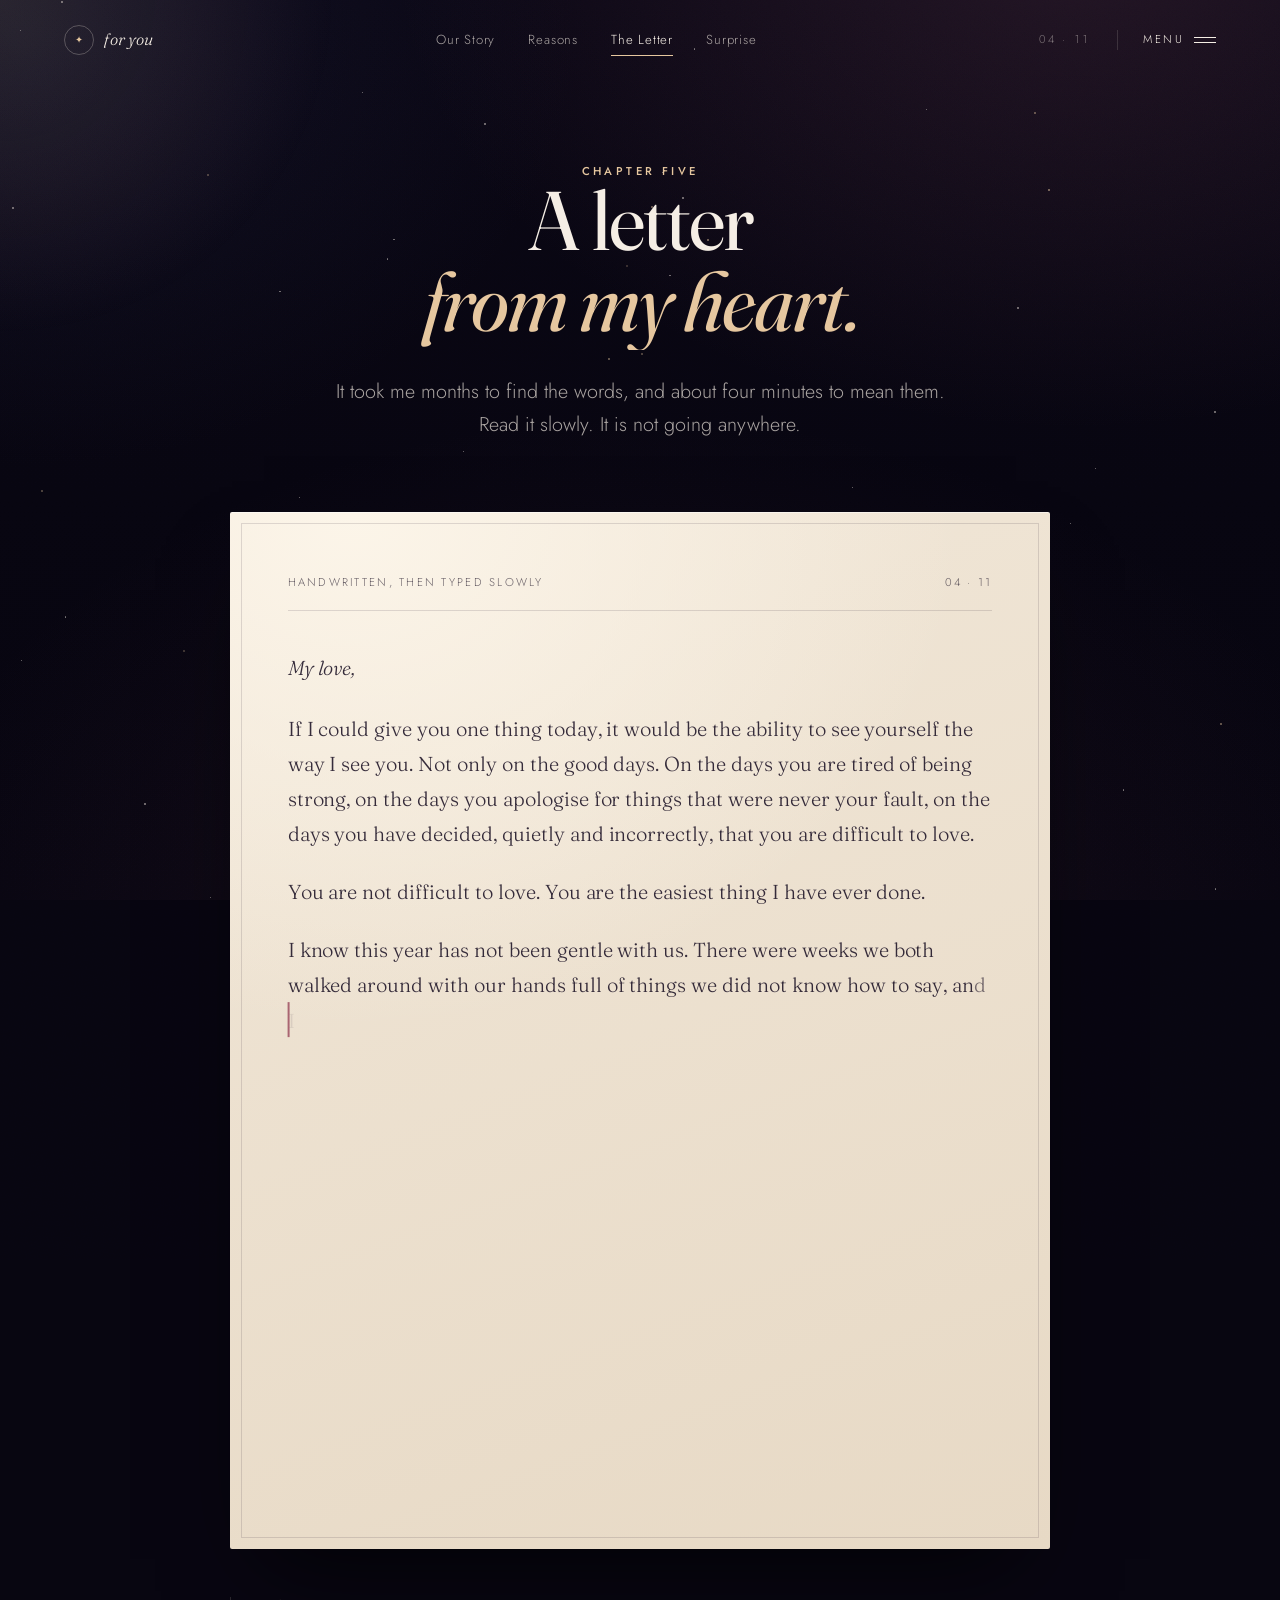
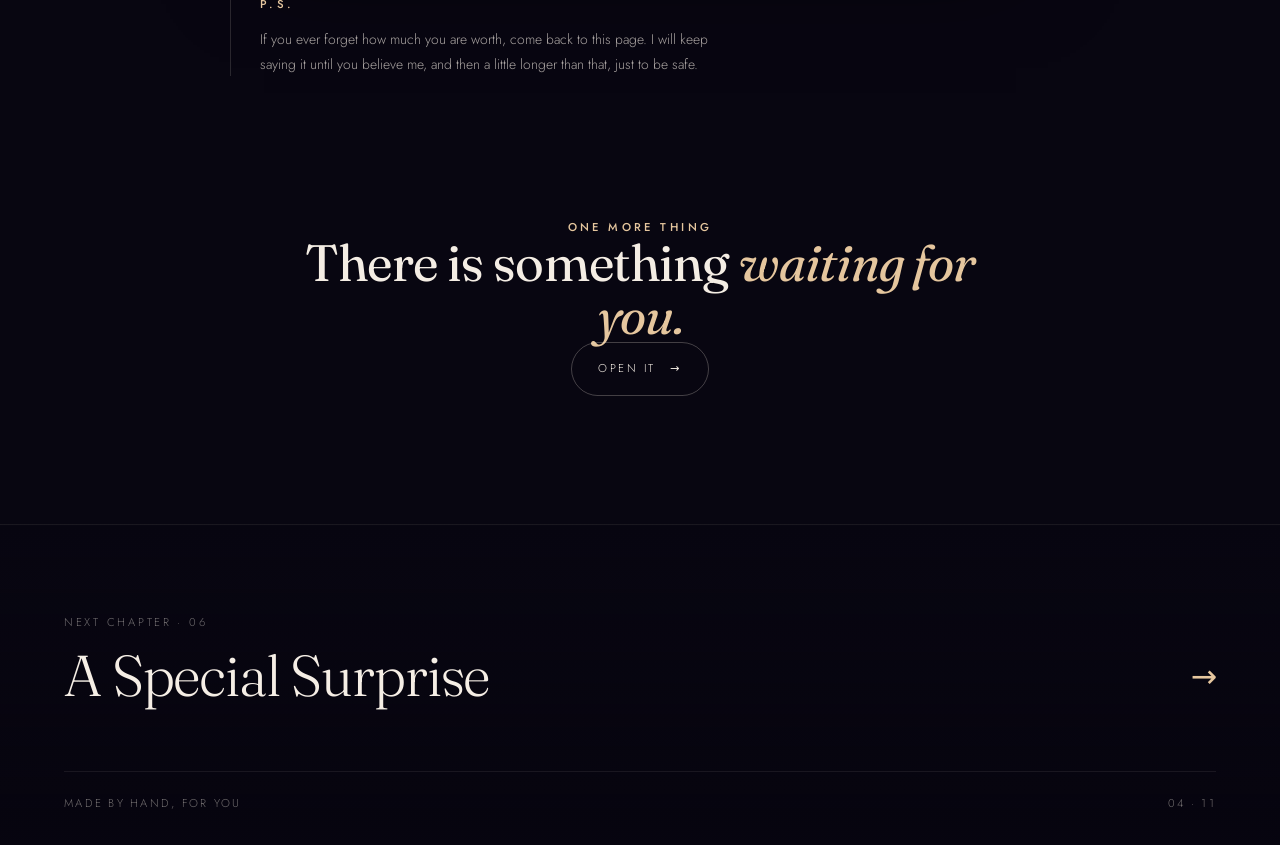
<file: letter.html>
<!doctype html>
<html lang="en">
<head>
<meta charset="utf-8">
<meta name="viewport" content="width=device-width, initial-scale=1, viewport-fit=cover">
<title>A Letter From My Heart · November 4</title>
<meta name="description" content="The letter I have been trying to write for months. Chapter five.">
<meta name="theme-color" content="#080611">
<script src="js/gate.js"></script>
<link rel="icon" href="data:image/svg+xml,%3Csvg xmlns='http://www.w3.org/2000/svg' viewBox='0 0 32 32'%3E%3Ctext y='25' x='4' font-size='24' fill='%23e6c79f'%3E%E2%99%A5%3C/text%3E%3C/svg%3E">
<link rel="preconnect" href="https://fonts.googleapis.com">
<link rel="preconnect" href="https://fonts.gstatic.com" crossorigin>
<link href="https://fonts.googleapis.com/css2?family=Fraunces:ital,opsz,wght@0,9..144,300..700;1,9..144,300..700&family=Jost:wght@300;400;500&display=swap" rel="stylesheet">
<link rel="stylesheet" href="css/tokens.css">
<link rel="stylesheet" href="css/base.css">
<link rel="stylesheet" href="css/components.css">
<link rel="stylesheet" href="css/pages.css">
</head>
<body data-page="letter">

<a class="skip" href="#main">Skip to the content</a>

<div class="veil" aria-hidden="true"><span class="veil-mark">&#10022;</span></div>
<div class="grain" aria-hidden="true"></div>
<div class="stardust" data-stardust aria-hidden="true"></div>
<div class="lamp" data-lamp aria-hidden="true"></div>

<header class="nav" data-nav>
  <a class="brand" href="index.html" aria-label="For you, back to the beginning">
    <span class="brand-mark" aria-hidden="true">&#10022;</span>
    <span class="brand-name">for you</span>
  </a>
  <nav class="nav-links" aria-label="Chapters">
    <a href="story.html">Our Story</a>
    <a href="reasons.html">Reasons</a>
    <a href="letter.html" aria-current="page">The Letter</a>
    <a href="surprise.html">Surprise</a>
  </nav>
  <div class="nav-right">
    <span class="nav-date" aria-hidden="true">04 &middot; 11</span>
    <button class="menu-btn" type="button" data-menu-open aria-expanded="false" aria-controls="menu">
      <span class="menu-btn-text">Menu</span>
      <span class="menu-btn-icon" aria-hidden="true"><i></i><i></i></span>
    </button>
  </div>
</header>

<div class="progress" aria-hidden="true"><span data-progress></span></div>

<div class="menu" id="menu" hidden>
  <div class="menu-inner">
    <div class="menu-head">
      <span class="eyebrow">Seven chapters</span>
      <button class="menu-close" type="button" data-menu-close aria-label="Close the menu">Close</button>
    </div>
    <nav class="menu-list" aria-label="All chapters">
      <a href="index.html"><span class="menu-num">01</span><span class="menu-title">The Invitation</span></a>
      <a href="celebration.html"><span class="menu-num">02</span><span class="menu-title">Make a Wish</span></a>
      <a href="story.html"><span class="menu-num">03</span><span class="menu-title">Our Story</span></a>
      <a href="reasons.html"><span class="menu-num">04</span><span class="menu-title">Reasons I Love You</span></a>
      <a href="letter.html" aria-current="page"><span class="menu-num">05</span><span class="menu-title">A Letter</span></a>
      <a href="surprise.html"><span class="menu-num">06</span><span class="menu-title">A Surprise</span></a>
      <a href="wish.html"><span class="menu-num">07</span><span class="menu-title">The Last Page</span></a>
    </nav>
    <div class="menu-foot">
      <p>Made by hand. For you.</p>
      <p class="menu-date">November 4</p>
    </div>
  </div>
</div>

<main id="main">

  <header class="page-hero page-hero--center letter-head">
    <div class="wrap">
      <p class="eyebrow" data-reveal>Chapter five</p>
      <h1 class="page-title">
        <span class="line"><span class="line-in" data-hero-line>A letter</span></span>
        <span class="line"><span class="line-in" data-hero-line><em>from my heart.</em></span></span>
      </h1>
      <p class="page-lede" data-reveal>
        It took me months to find the words, and about four minutes to mean them.
        Read it slowly. It is not going anywhere.
      </p>
    </div>
  </header>

  <section class="letter-section" aria-labelledby="letter-heading">
    <h2 class="sr-only" id="letter-heading">The letter</h2>
    <div class="wrap">
      <article class="letter" data-letter>
        <div class="letter-meta" aria-hidden="true">
          <span>Handwritten, then typed slowly</span>
          <span>04 &middot; 11</span>
        </div>

        <p class="letter-greeting" data-type data-letter-start>My love,</p>

        <p data-type>
          If I could give you one thing today, it would be the ability to see yourself
          the way I see you. Not only on the good days. On the days you are tired of
          being strong, on the days you apologise for things that were never your fault,
          on the days you have decided, quietly and incorrectly, that you are difficult
          to love.
        </p>

        <p data-type>
          You are not difficult to love. You are the easiest thing I have ever done.
        </p>

        <p data-type>
          I know this year has not been gentle with us. There were weeks we both walked
          around with our hands full of things we did not know how to say, and I know
          some of those weeks cost you more than they cost me. I am sorry for the parts
          I made heavier.
        </p>

        <p data-type>
          But none of it changed the answer to the only question that matters to me.
          It is you. It was always going to be you. Not because it is easy, but because
          it is worth it, and because I have never once looked at you and thought there
          might be someone else I would rather stand beside.
        </p>

        <p data-type>
          So today, no heavy conversations. Just this: you are loved. Loudly, quietly,
          on the good days and the ones that hurt. I am not going anywhere. Hold on to
          us a little longer, because I truly believe everything is going to be alright.
        </p>

        <p class="letter-sign" data-letter-sign>
          Always, and in every version,<br>
          <em>yours.</em>
        </p>

        <span class="letter-caret" data-caret aria-hidden="true"></span>
      </article>

      <aside class="letter-ps" data-reveal>
        <p class="eyebrow">P.S.</p>
        <p>
          If you ever forget how much you are worth, come back to this page.
          I will keep saying it until you believe me, and then a little longer
          than that, just to be safe.
        </p>
      </aside>
    </div>
  </section>

  <section class="section letter-next-tease">
    <div class="wrap narrow center">
      <p class="eyebrow" data-reveal>One more thing</p>
      <h2 class="sec-title" data-reveal>There is something <em>waiting for you.</em></h2>
      <div data-reveal>
        <a class="btn" href="surprise.html">
          <span>Open it</span>
          <span class="btn-arrow" aria-hidden="true">&#8594;</span>
        </a>
      </div>
    </div>
  </section>

</main>

<footer class="site-foot">
  <nav class="next-chapter" aria-label="Next chapter">
    <a href="surprise.html">
      <span class="next-kicker">Next chapter &middot; 06</span>
      <span class="next-title">A Special Surprise <span class="next-arrow" aria-hidden="true">&#8594;</span></span>
    </a>
  </nav>
  <div class="foot-meta">
    <span>Made by hand, for you</span>
    <span>04 &middot; 11</span>
  </div>
</footer>

<noscript><style>.veil{display:none}</style></noscript>

<script src="vendor/gsap.min.js" defer></script>
<script src="vendor/ScrollTrigger.min.js" defer></script>
<script src="vendor/lenis.min.js" defer></script>
<script src="js/config.js" defer></script>
<script src="js/core.js" defer></script>
<script src="js/pages.js" defer></script>
<script src="js/main.js" defer></script>
</body>
</html>
</file>
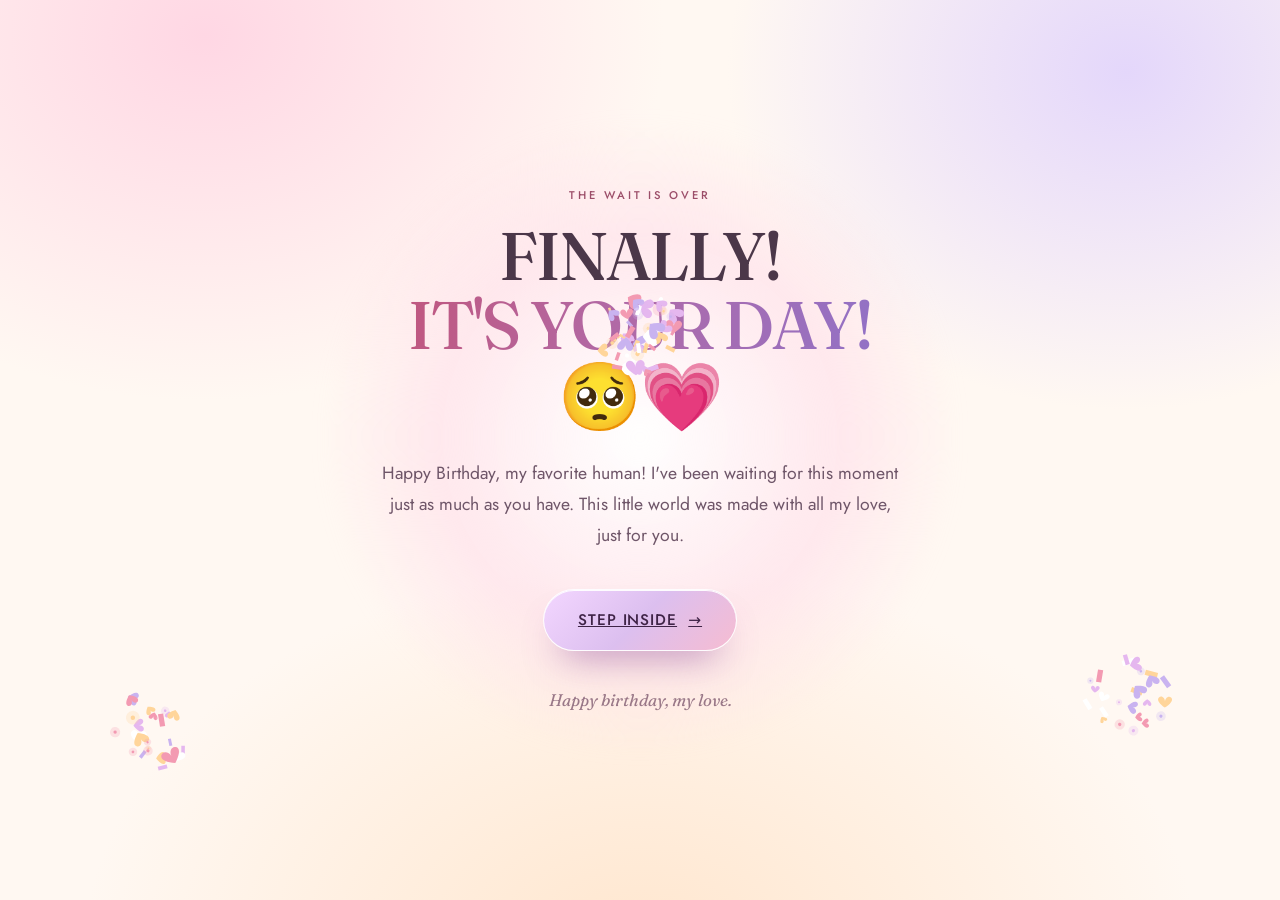
<file: lock.html>
<!doctype html>
<html lang="en">
<head>
<meta charset="utf-8">
<meta name="viewport" content="width=device-width, initial-scale=1, viewport-fit=cover">
<title>Not Yet &middot; A Little Secret</title>
<meta name="description" content="A little secret is almost ready. Come back on November 4th, right at midnight.">
<meta name="theme-color" content="#fff6f0">
<meta name="robots" content="noindex">
<link rel="icon" href="data:image/svg+xml,%3Csvg xmlns='http://www.w3.org/2000/svg' viewBox='0 0 32 32'%3E%3Ctext y='25' x='4' font-size='24' fill='%23d9759a'%3E%E2%99%A5%3C/text%3E%3C/svg%3E">
<link rel="preconnect" href="https://fonts.googleapis.com">
<link rel="preconnect" href="https://fonts.gstatic.com" crossorigin>
<link href="https://fonts.googleapis.com/css2?family=Fraunces:ital,opsz,wght@0,9..144,300..700;1,9..144,300..700&family=Jost:wght@300;400;500;600&display=swap" rel="stylesheet">
<link rel="stylesheet" href="css/lock.css">
<script src="js/gate.js"></script>
</head>
<body>

<svg width="0" height="0" aria-hidden="true" focusable="false" style="position:absolute;overflow:hidden">
  <symbol id="bear" viewBox="0 0 160 180">
    <ellipse cx="80" cy="172" rx="46" ry="7" fill="#d79ab2" opacity="0.2"/>
    <ellipse cx="44" cy="44" rx="19" ry="19" fill="#efc7b0"/>
    <ellipse cx="116" cy="44" rx="19" ry="19" fill="#efc7b0"/>
    <ellipse cx="44" cy="44" rx="10" ry="10" fill="#f9ddd2"/>
    <ellipse cx="116" cy="44" rx="10" ry="10" fill="#f9ddd2"/>
    <ellipse cx="80" cy="132" rx="44" ry="38" fill="#f2cfb9"/>
    <ellipse cx="80" cy="140" rx="26" ry="22" fill="#fdeee4"/>
    <g class="bear-arm">
      <ellipse cx="35" cy="120" rx="11" ry="19" fill="#eec5ad" transform="rotate(22 35 120)"/>
    </g>
    <g class="bear-arm">
      <ellipse cx="125" cy="120" rx="11" ry="19" fill="#eec5ad" transform="rotate(-22 125 120)"/>
    </g>
    <ellipse cx="58" cy="166" rx="15" ry="9" fill="#eec5ad"/>
    <ellipse cx="102" cy="166" rx="15" ry="9" fill="#eec5ad"/>
    <circle cx="80" cy="74" r="40" fill="#f4d3be"/>
    <ellipse cx="80" cy="88" rx="19" ry="14" fill="#fff5ec"/>
    <ellipse cx="80" cy="81" rx="5.6" ry="4.2" fill="#6a4750"/>
    <path d="M74 88 Q80 94 86 88" stroke="#6a4750" stroke-width="2.4" fill="none" stroke-linecap="round"/>
    <circle cx="65" cy="68" r="4.2" fill="#573a42"/>
    <circle cx="95" cy="68" r="4.2" fill="#573a42"/>
    <circle cx="66.4" cy="66.6" r="1.4" fill="#fff"/>
    <circle cx="96.4" cy="66.6" r="1.4" fill="#fff"/>
    <ellipse cx="55" cy="81" rx="6.5" ry="4" fill="#f2a3b6" opacity="0.6"/>
    <ellipse cx="105" cy="81" rx="6.5" ry="4" fill="#f2a3b6" opacity="0.6"/>
    <path d="M80 132 C75 126 67 128 68 134 C69 139 76 143 80 145 C84 143 91 139 92 134 C93 128 85 126 80 132Z" fill="#f19ab4" opacity="0.9"/>
    <ellipse cx="68" cy="56" rx="12" ry="7" fill="#fff" opacity="0.18" transform="rotate(-18 68 56)"/>
  </symbol>
</svg>

<div class="sky" aria-hidden="true">
  <span class="sky-glow"></span>
  <div class="floaters" data-floaters></div>
  <div class="rise-hearts" data-rise-hearts></div>
  <span class="dot-field"></span>
</div>

<main class="lock-stage" data-lock-stage>
  <section class="secret-card" data-lock-card aria-labelledby="lock-title">
    <svg class="card-bow" viewBox="0 0 140 70" aria-hidden="true" focusable="false">
      <path d="M70 40 C50 10 20 12 23 30 C26 48 52 46 70 40Z" fill="#f4aec5"/>
      <path d="M70 40 C90 10 120 12 117 30 C114 48 88 46 70 40Z" fill="#f4aec5"/>
      <path d="M70 40 C62 54 50 58 44 53 C39 48 52 40 70 40Z" fill="#e893b2"/>
      <path d="M70 40 C78 54 90 58 96 53 C101 48 88 40 70 40Z" fill="#e893b2"/>
      <circle cx="70" cy="38" r="8" fill="#dc7f9f"/>
      <circle cx="67" cy="35" r="2.4" fill="#fff" opacity="0.55"/>
    </svg>

    <svg class="peek-bear peek-bear--left" viewBox="0 0 160 180" aria-hidden="true" focusable="false"><use href="#bear"></use></svg>
    <svg class="peek-bear peek-bear--right bear--waving" viewBox="0 0 160 180" aria-hidden="true" focusable="false">
      <ellipse cx="80" cy="172" rx="46" ry="7" fill="#d79ab2" opacity="0.2"/>
      <ellipse cx="44" cy="44" rx="19" ry="19" fill="#efc7b0"/>
      <ellipse cx="116" cy="44" rx="19" ry="19" fill="#efc7b0"/>
      <ellipse cx="44" cy="44" rx="10" ry="10" fill="#f9ddd2"/>
      <ellipse cx="116" cy="44" rx="10" ry="10" fill="#f9ddd2"/>
      <ellipse cx="80" cy="132" rx="44" ry="38" fill="#f2cfb9"/>
      <ellipse cx="80" cy="140" rx="26" ry="22" fill="#fdeee4"/>
      <ellipse cx="35" cy="120" rx="11" ry="19" fill="#eec5ad" transform="rotate(22 35 120)"/>
      <ellipse cx="58" cy="166" rx="15" ry="9" fill="#eec5ad"/>
      <ellipse cx="102" cy="166" rx="15" ry="9" fill="#eec5ad"/>
      <circle cx="80" cy="74" r="40" fill="#f4d3be"/>
      <ellipse cx="80" cy="88" rx="19" ry="14" fill="#fff5ec"/>
      <ellipse cx="80" cy="81" rx="5.6" ry="4.2" fill="#6a4750"/>
      <path d="M74 88 Q80 94 86 88" stroke="#6a4750" stroke-width="2.4" fill="none" stroke-linecap="round"/>
      <circle cx="65" cy="68" r="4.2" fill="#573a42"/>
      <circle cx="95" cy="68" r="4.2" fill="#573a42"/>
      <circle cx="66.4" cy="66.6" r="1.4" fill="#fff"/>
      <circle cx="96.4" cy="66.6" r="1.4" fill="#fff"/>
      <ellipse cx="55" cy="81" rx="6.5" ry="4" fill="#f2a3b6" opacity="0.6"/>
      <ellipse cx="105" cy="81" rx="6.5" ry="4" fill="#f2a3b6" opacity="0.6"/>
      <path d="M80 132 C75 126 67 128 68 134 C69 139 76 143 80 145 C84 143 91 139 92 134 C93 128 85 126 80 132Z" fill="#f19ab4" opacity="0.9"/>
      <ellipse cx="68" cy="56" rx="12" ry="7" fill="#fff" opacity="0.18" transform="rotate(-18 68 56)"/>
      <g class="bear-arm">
        <ellipse cx="126" cy="116" rx="11" ry="19" fill="#eec5ad" transform="rotate(-18 126 116)"/>
      </g>
    </svg>

    <p class="card-kicker">
      <svg class="kicker-lock" viewBox="0 0 16 18" aria-hidden="true" focusable="false">
        <rect x="1.5" y="7.5" width="13" height="9.5" rx="3" fill="none" stroke="currentColor" stroke-width="1.4"/>
        <path d="M4.5 7.5V5.2a3.5 3.5 0 0 1 7 0v2.3" fill="none" stroke="currentColor" stroke-width="1.4"/>
        <circle cx="8" cy="12" r="1.1" fill="currentColor"/>
      </svg>
      A little secret, wrapped early
    </p>

    <h1 class="lock-title" id="lock-title">
      Hehe! Someone's a little <em>too excited!</em>
      <span class="emoji" aria-hidden="true">&#128151;</span>
    </h1>

    <p class="lock-copy">This little surprise isn't ready for you just yet.</p>

    <p class="lock-copy">
      Your special day deserves its own magical moment, so come back on
      <strong>November 4th, right at midnight!</strong>
      <span class="emoji" aria-hidden="true">&#127874;</span>
    </p>

    <p class="lock-copy lock-copy--love">
      Until then, just know that someone is counting down the seconds to celebrate you.
      I love you! <span class="emoji" aria-hidden="true">&#128149;</span>
    </p>

    <div class="lock-countdown" data-lock-countdown aria-hidden="true">
      <div class="lc-unit">
        <span class="lc-num" data-lc="days">00</span>
        <span class="lc-lab">days</span>
      </div>
      <div class="lc-unit">
        <span class="lc-num" data-lc="hours">00</span>
        <span class="lc-lab">hours</span>
      </div>
      <div class="lc-unit">
        <span class="lc-num" data-lc="minutes">00</span>
        <span class="lc-lab">minutes</span>
      </div>
      <div class="lc-unit">
        <span class="lc-num" data-lc="seconds">00</span>
        <span class="lc-lab">seconds</span>
      </div>
    </div>
    <p class="sr-only" data-lock-sr role="status">Counting down to November 4th at midnight.</p>

    <button class="promise-btn" type="button" data-promise>
      <span class="promise-glow" aria-hidden="true"></span>
      <span class="promise-label" data-promise-label>I'll Be Back, Promise! <span class="emoji" aria-hidden="true">&#128157;</span></span>
    </button>
    <p class="promise-note" data-promise-note aria-live="polite"></p>

    <svg class="gift" data-gift viewBox="0 0 120 120" aria-hidden="true" focusable="false">
      <ellipse cx="60" cy="108" rx="34" ry="6" fill="#d99bb2" opacity="0.22"/>
      <rect x="20" y="52" width="80" height="52" rx="7" fill="#f6b3c8"/>
      <rect x="26" y="58" width="68" height="40" rx="4" fill="#f9c2d4" opacity="0.55"/>
      <rect x="54" y="52" width="12" height="52" fill="#fff1ea"/>
      <g class="gift-lid">
        <rect x="14" y="38" width="92" height="18" rx="5" fill="#f095b2"/>
        <rect x="52" y="38" width="16" height="18" fill="#fff1ea"/>
        <path d="M60 38 C48 24 28 26 30 35 C32 43 48 41 60 38Z" fill="#e87fa3"/>
        <path d="M60 38 C72 24 92 26 90 35 C88 43 72 41 60 38Z" fill="#e87fa3"/>
        <circle cx="60" cy="37" r="5.5" fill="#d76a92"/>
      </g>
      <g class="gift-sparks" fill="#e7b978">
        <path d="M94 26 l2 6 6 2 -6 2 -2 6 -2 -6 -6 -2 6 -2z"/>
        <path d="M24 28 l1.6 4.6 4.6 1.6 -4.6 1.6 -1.6 4.6 -1.6 -4.6 -4.6 -1.6 4.6 -1.6z"/>
      </g>
    </svg>
  </section>

  <p class="lock-foot">04 &middot; 11 &nbsp;&middot;&nbsp; made with love, and a little impatience</p>
</main>

<section class="reveal-stage" data-reveal-stage hidden aria-labelledby="welcome-title">
  <div class="reveal-inner">
    <p class="reveal-kicker">The wait is over</p>
    <h1 class="reveal-title" id="welcome-title" data-welcome-title tabindex="-1">
      FINALLY!
      <span class="reveal-title-line">IT'S YOUR DAY!</span>
      <span class="emoji" aria-hidden="true">&#129402;&#128151;</span>
    </h1>
    <p class="reveal-copy">
      Happy Birthday, my favorite human! I've been waiting for this moment just as much
      as you have. This little world was made with all my love, just for you.
    </p>
    <a class="enter-btn" href="index.html" data-enter>
      <span>Step inside</span>
      <span class="enter-arrow" aria-hidden="true">&#8594;</span>
    </a>
    <p class="reveal-foot">Happy birthday, my love.</p>
  </div>
</section>

<canvas class="lock-fx" data-lock-fx aria-hidden="true"></canvas>

<noscript><style>.reveal-stage{display:none}</style></noscript>

<script src="js/lock.js" defer></script>
</body>
</html>
</file>
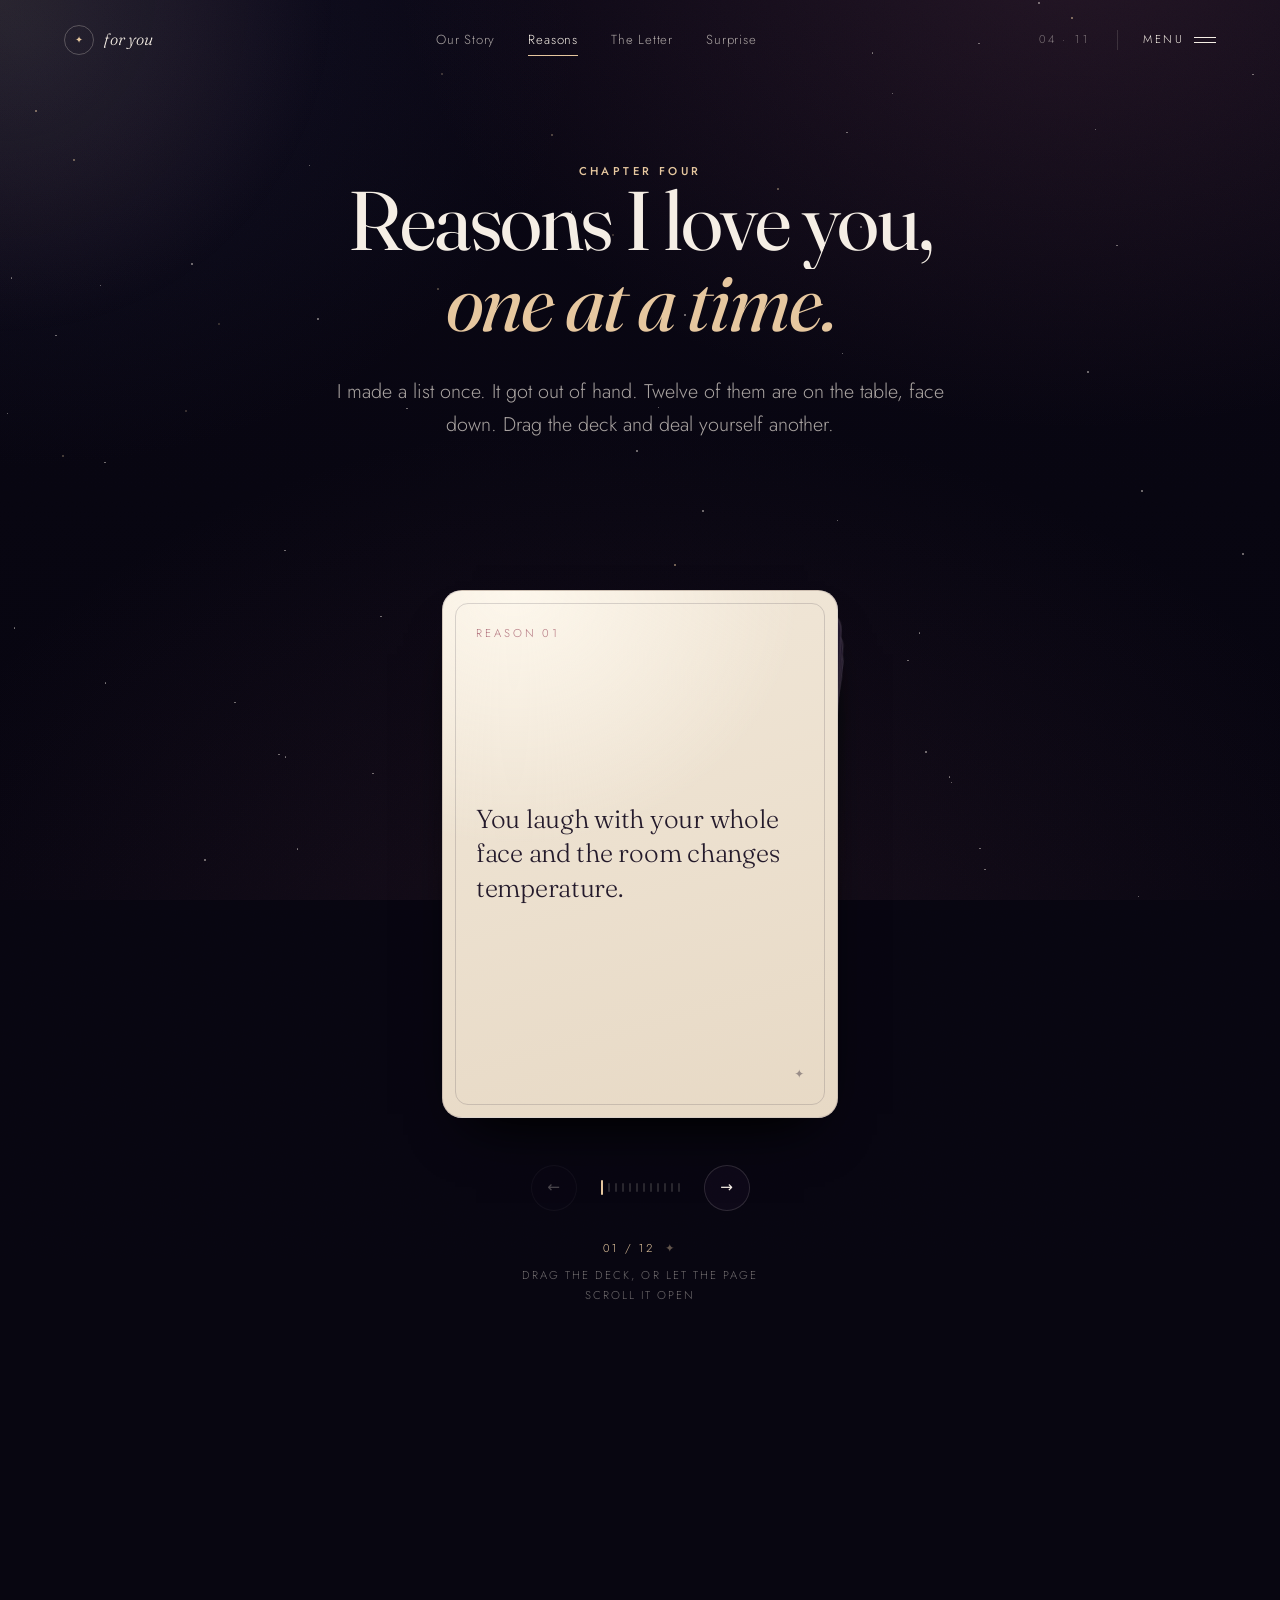
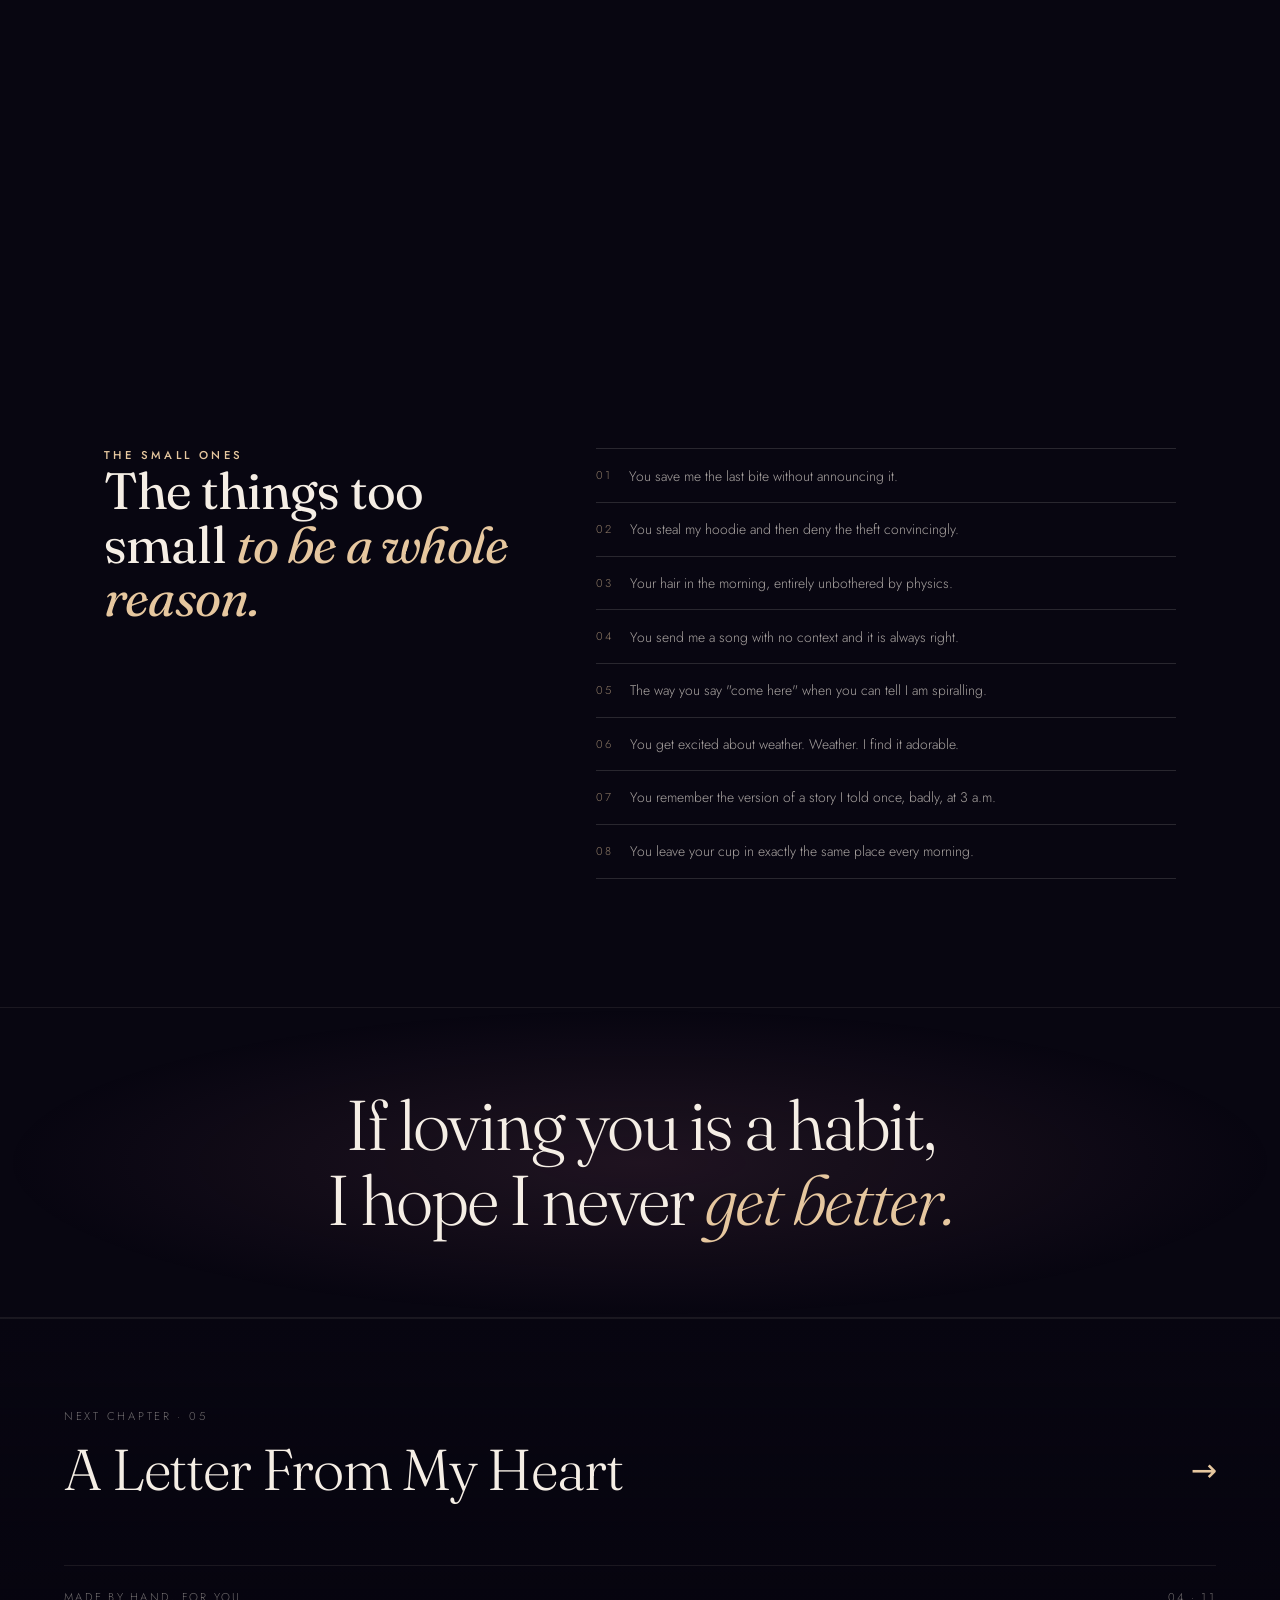
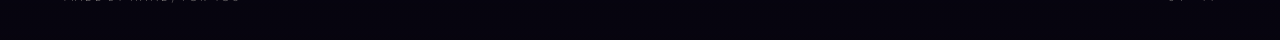
<file: reasons.html>
<!doctype html>
<html lang="en">
<head>
<meta charset="utf-8">
<meta name="viewport" content="width=device-width, initial-scale=1, viewport-fit=cover">
<title>Reasons I Love You · November 4</title>
<meta name="description" content="Twelve of a thousand reasons. Drag the deck and deal yourself another. Chapter four.">
<meta name="theme-color" content="#080611">
<script src="js/gate.js"></script>
<link rel="icon" href="data:image/svg+xml,%3Csvg xmlns='http://www.w3.org/2000/svg' viewBox='0 0 32 32'%3E%3Ctext y='25' x='4' font-size='24' fill='%23e6c79f'%3E%E2%99%A5%3C/text%3E%3C/svg%3E">
<link rel="preconnect" href="https://fonts.googleapis.com">
<link rel="preconnect" href="https://fonts.gstatic.com" crossorigin>
<link href="https://fonts.googleapis.com/css2?family=Fraunces:ital,opsz,wght@0,9..144,300..700;1,9..144,300..700&family=Jost:wght@300;400;500&display=swap" rel="stylesheet">
<link rel="stylesheet" href="css/tokens.css">
<link rel="stylesheet" href="css/base.css">
<link rel="stylesheet" href="css/components.css">
<link rel="stylesheet" href="css/pages.css">
<link rel="stylesheet" href="css/deck.css">
</head>
<body data-page="reasons">

<a class="skip" href="#main">Skip to the content</a>

<div class="veil" aria-hidden="true"><span class="veil-mark">&#10022;</span></div>
<div class="grain" aria-hidden="true"></div>
<div class="stardust" data-stardust aria-hidden="true"></div>
<div class="lamp" data-lamp aria-hidden="true"></div>

<header class="nav" data-nav>
  <a class="brand" href="index.html" aria-label="For you, back to the beginning">
    <span class="brand-mark" aria-hidden="true">&#10022;</span>
    <span class="brand-name">for you</span>
  </a>
  <nav class="nav-links" aria-label="Chapters">
    <a href="story.html">Our Story</a>
    <a href="reasons.html" aria-current="page">Reasons</a>
    <a href="letter.html">The Letter</a>
    <a href="surprise.html">Surprise</a>
  </nav>
  <div class="nav-right">
    <span class="nav-date" aria-hidden="true">04 &middot; 11</span>
    <button class="menu-btn" type="button" data-menu-open aria-expanded="false" aria-controls="menu">
      <span class="menu-btn-text">Menu</span>
      <span class="menu-btn-icon" aria-hidden="true"><i></i><i></i></span>
    </button>
  </div>
</header>

<div class="progress" aria-hidden="true"><span data-progress></span></div>

<div class="menu" id="menu" hidden>
  <div class="menu-inner">
    <div class="menu-head">
      <span class="eyebrow">Seven chapters</span>
      <button class="menu-close" type="button" data-menu-close aria-label="Close the menu">Close</button>
    </div>
    <nav class="menu-list" aria-label="All chapters">
      <a href="index.html"><span class="menu-num">01</span><span class="menu-title">The Invitation</span></a>
      <a href="celebration.html"><span class="menu-num">02</span><span class="menu-title">Make a Wish</span></a>
      <a href="story.html"><span class="menu-num">03</span><span class="menu-title">Our Story</span></a>
      <a href="reasons.html" aria-current="page"><span class="menu-num">04</span><span class="menu-title">Reasons I Love You</span></a>
      <a href="letter.html"><span class="menu-num">05</span><span class="menu-title">A Letter</span></a>
      <a href="surprise.html"><span class="menu-num">06</span><span class="menu-title">A Surprise</span></a>
      <a href="wish.html"><span class="menu-num">07</span><span class="menu-title">The Last Page</span></a>
    </nav>
    <div class="menu-foot">
      <p>Made by hand. For you.</p>
      <p class="menu-date">November 4</p>
    </div>
  </div>
</div>

<main id="main">

  <header class="page-hero page-hero--center">
    <div class="wrap">
      <p class="eyebrow" data-reveal>Chapter four</p>
      <h1 class="page-title">
        <span class="line"><span class="line-in" data-hero-line>Reasons I love you,</span></span>
        <span class="line"><span class="line-in" data-hero-line><em>one at a time.</em></span></span>
      </h1>
      <p class="page-lede" data-reveal>
        I made a list once. It got out of hand. Twelve of them are on the table,
        face down. Drag the deck and deal yourself another.
      </p>
    </div>
  </header>

  <section class="deck-section" data-deck-section aria-labelledby="deck-heading">
    <h2 class="sr-only" id="deck-heading">A deck of reasons</h2>
    <div class="wrap deck-wrap">
      <div class="deck-stage">
        <div class="deck-glow" aria-hidden="true"></div>

        <div class="deck" data-deck tabindex="0" role="group" aria-roledescription="deck of cards" aria-label="Twelve reasons. Drag, swipe or use the arrow keys to move through them.">
          <!-- the twelve cards are built from js/config.js -->
        </div>
      </div>

      <noscript>
        <p class="deck-fallback">The deck itself needs JavaScript. The twelve reasons are still true either way.</p>
      </noscript>

      <p class="deck-live sr-only" aria-live="polite" data-deck-live></p>

      <div class="deck-controls">
        <button class="deck-step" type="button" data-deck-prev aria-label="The reason before this one">
          <span aria-hidden="true">&#8592;</span>
        </button>
        <div class="deck-meter" data-deck-meter aria-hidden="true"></div>
        <button class="deck-step" type="button" data-deck-next aria-label="The next reason">
          <span aria-hidden="true">&#8594;</span>
        </button>
      </div>

      <p class="deck-hint">
        <span data-deck-count>01 / 12</span>
        <span class="deck-hint-dot" aria-hidden="true">&#10022;</span>
        <span>Drag the deck, or let the page scroll it open</span>
      </p>
    </div>
  </section>

  <section class="section small-things">
    <div class="wrap small-grid">
      <div>
        <p class="eyebrow" data-reveal>The small ones</p>
        <h2 class="sec-title" data-reveal>The things too small <em>to be a whole reason.</em></h2>
      </div>
      <ul class="small-list">
        <li data-reveal><span class="small-num">01</span><span>You save me the last bite without announcing it.</span></li>
        <li data-reveal><span class="small-num">02</span><span>You steal my hoodie and then deny the theft convincingly.</span></li>
        <li data-reveal><span class="small-num">03</span><span>Your hair in the morning, entirely unbothered by physics.</span></li>
        <li data-reveal><span class="small-num">04</span><span>You send me a song with no context and it is always right.</span></li>
        <li data-reveal><span class="small-num">05</span><span>The way you say "come here" when you can tell I am spiralling.</span></li>
        <li data-reveal><span class="small-num">06</span><span>You get excited about weather. Weather. I find it adorable.</span></li>
        <li data-reveal><span class="small-num">07</span><span>You remember the version of a story I told once, badly, at 3 a.m.</span></li>
        <li data-reveal><span class="small-num">08</span><span>You leave your cup in exactly the same place every morning.</span></li>
      </ul>
    </div>
  </section>

  <section class="quote-band quote-band--short" aria-label="One more reason">
    <p class="quote-text" data-parallax-quote>
      If loving you is a habit,<br>
      I hope I never <em>get better.</em>
    </p>
  </section>

</main>

<footer class="site-foot">
  <nav class="next-chapter" aria-label="Next chapter">
    <a href="letter.html">
      <span class="next-kicker">Next chapter &middot; 05</span>
      <span class="next-title">A Letter From My Heart <span class="next-arrow" aria-hidden="true">&#8594;</span></span>
    </a>
  </nav>
  <div class="foot-meta">
    <span>Made by hand, for you</span>
    <span>04 &middot; 11</span>
  </div>
</footer>

<noscript><style>.veil{display:none}</style></noscript>

<script src="vendor/gsap.min.js" defer></script>
<script src="vendor/ScrollTrigger.min.js" defer></script>
<script src="vendor/lenis.min.js" defer></script>
<script src="js/config.js" defer></script>
<script src="js/core.js" defer></script>
<script src="js/deck.js" defer></script>
<script src="js/pages.js" defer></script>
<script src="js/main.js" defer></script>
</body>
</html>
</file>
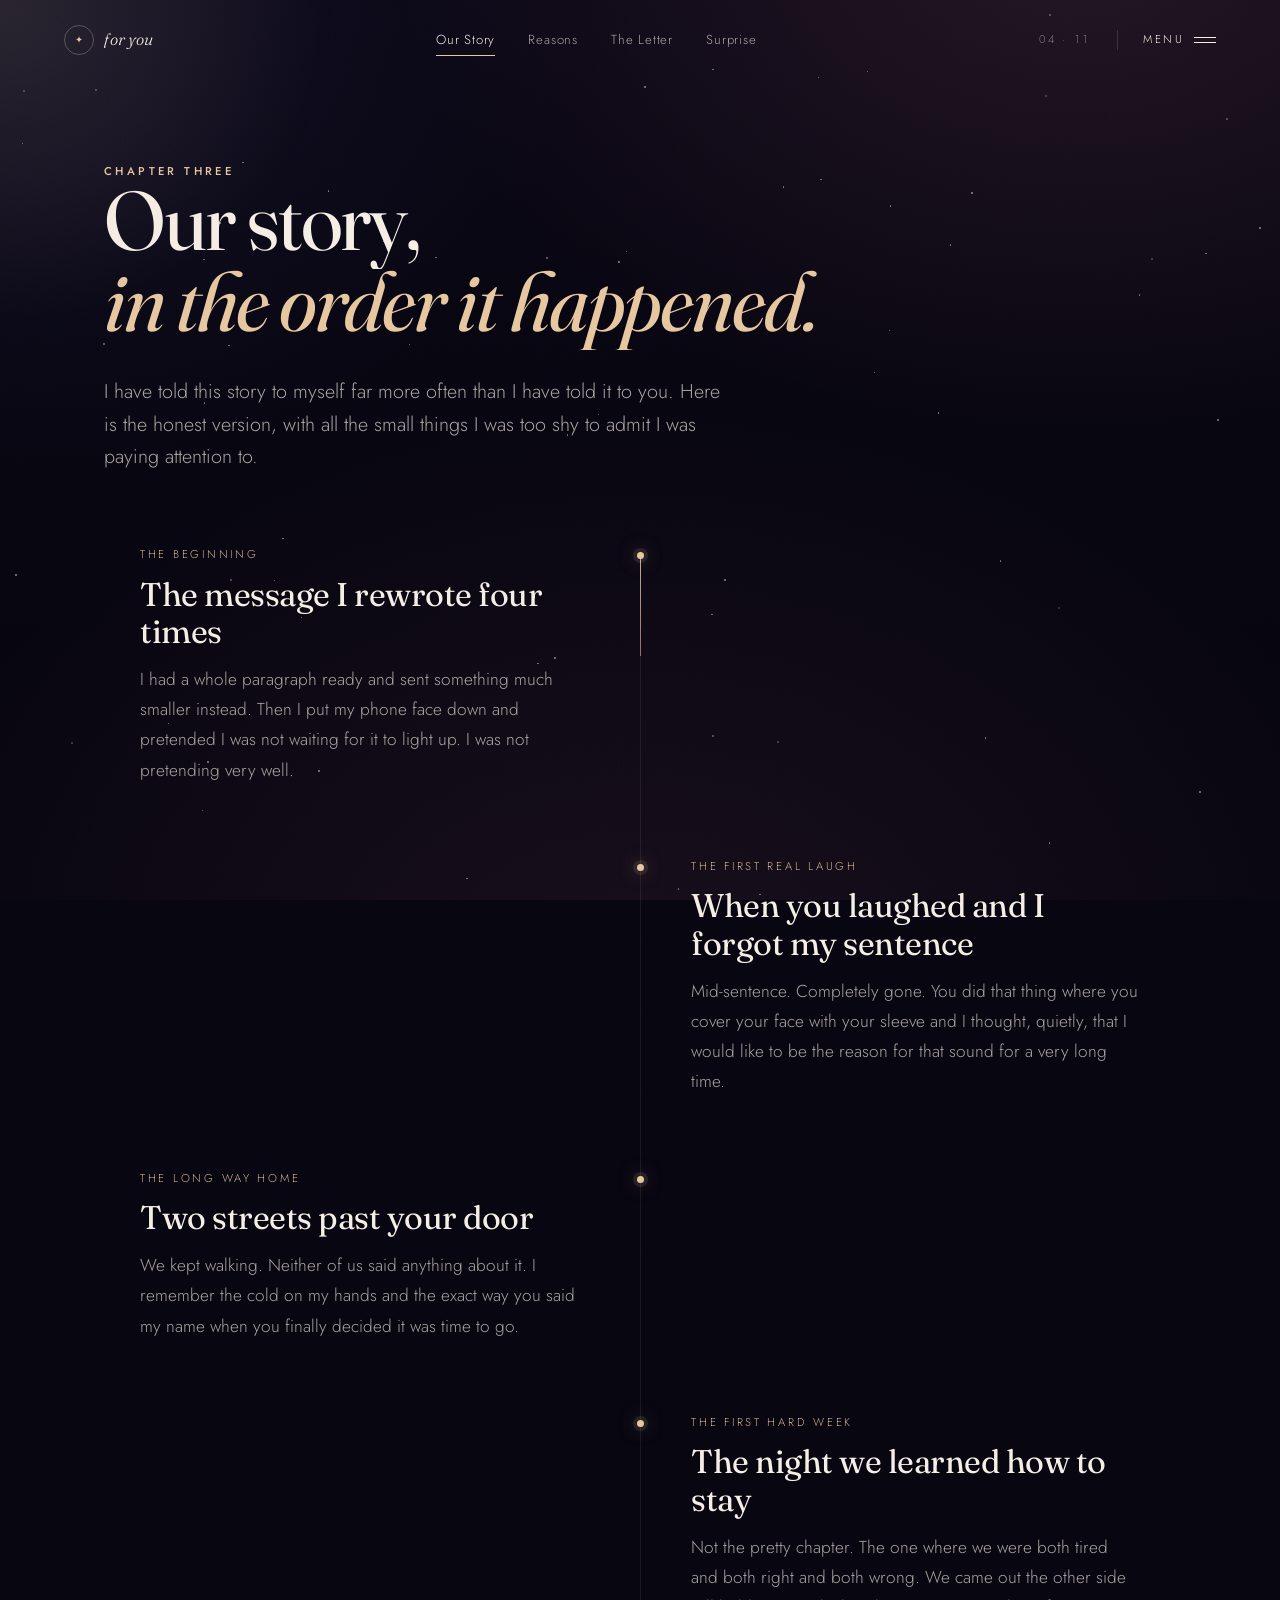
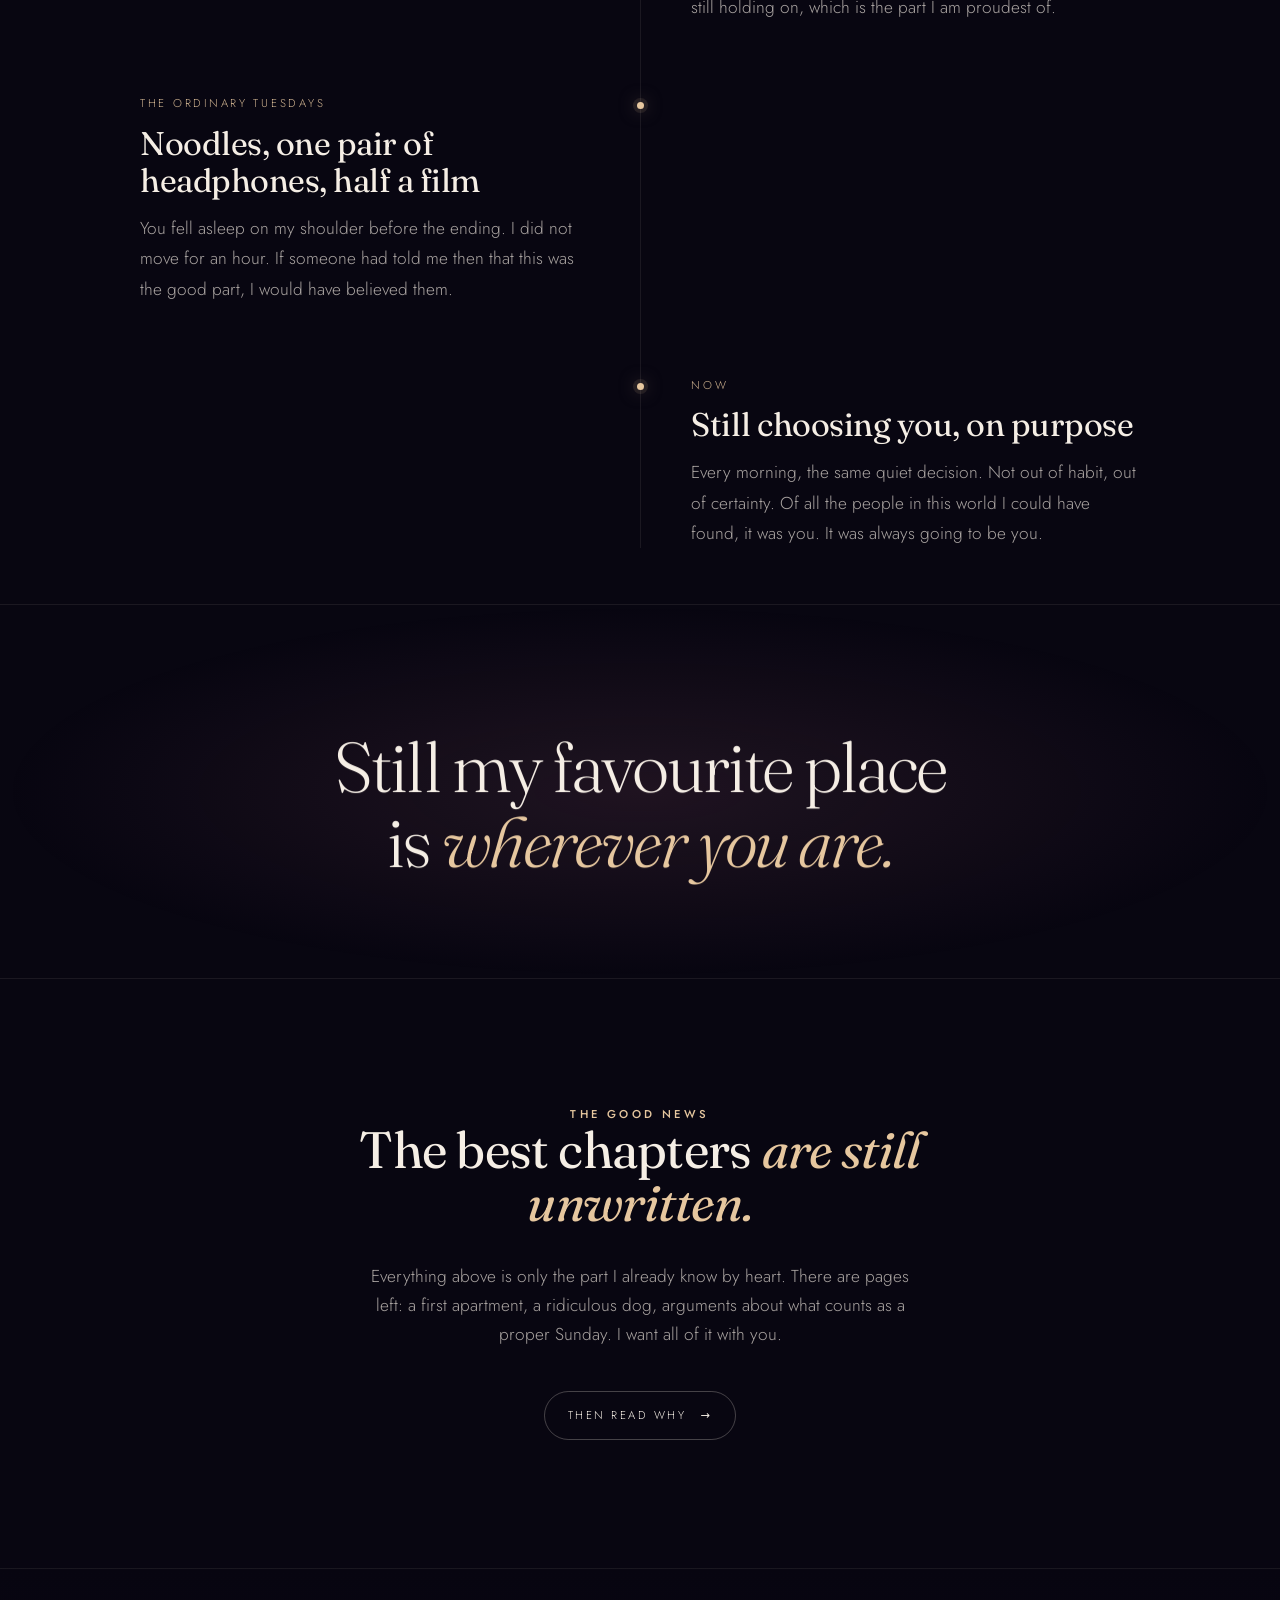
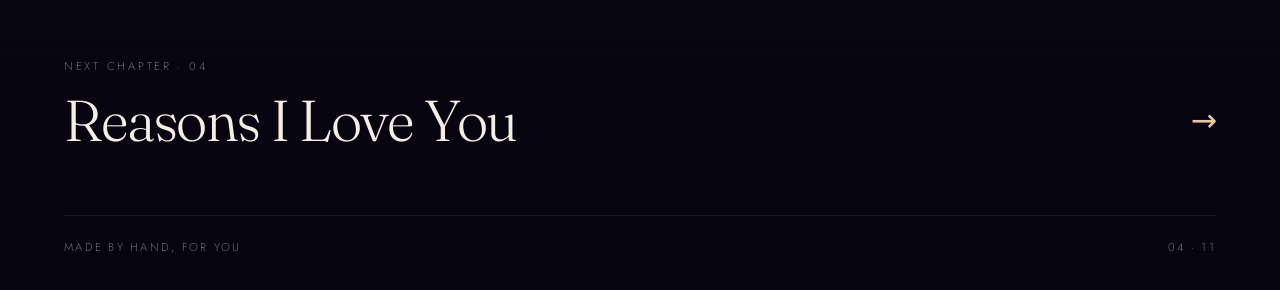
<file: story.html>
<!doctype html>
<html lang="en">
<head>
<meta charset="utf-8">
<meta name="viewport" content="width=device-width, initial-scale=1, viewport-fit=cover">
<title>Our Story · November 4</title>
<meta name="description" content="Every small moment that led to us. Chapter three.">
<meta name="theme-color" content="#080611">
<script src="js/gate.js"></script>
<link rel="icon" href="data:image/svg+xml,%3Csvg xmlns='http://www.w3.org/2000/svg' viewBox='0 0 32 32'%3E%3Ctext y='25' x='4' font-size='24' fill='%23e6c79f'%3E%E2%99%A5%3C/text%3E%3C/svg%3E">
<link rel="preconnect" href="https://fonts.googleapis.com">
<link rel="preconnect" href="https://fonts.gstatic.com" crossorigin>
<link href="https://fonts.googleapis.com/css2?family=Fraunces:ital,opsz,wght@0,9..144,300..700;1,9..144,300..700&family=Jost:wght@300;400;500&display=swap" rel="stylesheet">
<link rel="stylesheet" href="css/tokens.css">
<link rel="stylesheet" href="css/base.css">
<link rel="stylesheet" href="css/components.css">
<link rel="stylesheet" href="css/pages.css">
</head>
<body data-page="story">

<a class="skip" href="#main">Skip to the content</a>

<div class="veil" aria-hidden="true"><span class="veil-mark">&#10022;</span></div>
<div class="grain" aria-hidden="true"></div>
<div class="stardust" data-stardust aria-hidden="true"></div>
<div class="lamp" data-lamp aria-hidden="true"></div>

<header class="nav" data-nav>
  <a class="brand" href="index.html" aria-label="For you, back to the beginning">
    <span class="brand-mark" aria-hidden="true">&#10022;</span>
    <span class="brand-name">for you</span>
  </a>
  <nav class="nav-links" aria-label="Chapters">
    <a href="story.html" aria-current="page">Our Story</a>
    <a href="reasons.html">Reasons</a>
    <a href="letter.html">The Letter</a>
    <a href="surprise.html">Surprise</a>
  </nav>
  <div class="nav-right">
    <span class="nav-date" aria-hidden="true">04 &middot; 11</span>
    <button class="menu-btn" type="button" data-menu-open aria-expanded="false" aria-controls="menu">
      <span class="menu-btn-text">Menu</span>
      <span class="menu-btn-icon" aria-hidden="true"><i></i><i></i></span>
    </button>
  </div>
</header>

<div class="progress" aria-hidden="true"><span data-progress></span></div>

<div class="menu" id="menu" hidden>
  <div class="menu-inner">
    <div class="menu-head">
      <span class="eyebrow">Seven chapters</span>
      <button class="menu-close" type="button" data-menu-close aria-label="Close the menu">Close</button>
    </div>
    <nav class="menu-list" aria-label="All chapters">
      <a href="index.html"><span class="menu-num">01</span><span class="menu-title">The Invitation</span></a>
      <a href="celebration.html"><span class="menu-num">02</span><span class="menu-title">Make a Wish</span></a>
      <a href="story.html" aria-current="page"><span class="menu-num">03</span><span class="menu-title">Our Story</span></a>
      <a href="reasons.html"><span class="menu-num">04</span><span class="menu-title">Reasons I Love You</span></a>
      <a href="letter.html"><span class="menu-num">05</span><span class="menu-title">A Letter</span></a>
      <a href="surprise.html"><span class="menu-num">06</span><span class="menu-title">A Surprise</span></a>
      <a href="wish.html"><span class="menu-num">07</span><span class="menu-title">The Last Page</span></a>
    </nav>
    <div class="menu-foot">
      <p>Made by hand. For you.</p>
      <p class="menu-date">November 4</p>
    </div>
  </div>
</div>

<main id="main">

  <header class="page-hero">
    <div class="wrap">
      <p class="eyebrow" data-reveal>Chapter three</p>
      <h1 class="page-title">
        <span class="line"><span class="line-in" data-hero-line>Our story,</span></span>
        <span class="line"><span class="line-in" data-hero-line><em>in the order it happened.</em></span></span>
      </h1>
      <p class="page-lede" data-reveal>
        I have told this story to myself far more often than I have told it to you.
        Here is the honest version, with all the small things I was too shy to admit
        I was paying attention to.
      </p>
    </div>
  </header>

  <section class="timeline-section" aria-labelledby="timeline-heading">
    <h2 class="sr-only" id="timeline-heading">The timeline of us</h2>
    <div class="wrap">
      <div class="timeline-wrap">
        <div class="timeline-rail" aria-hidden="true">
          <span class="timeline-rail-fill" data-timeline-fill></span>
        </div>

        <ol class="timeline">
          <li class="tl-item" data-tl-item>
            <span class="tl-dot" aria-hidden="true"></span>
            <div class="tl-body">
              <p class="tl-when">The beginning</p>
              <h3 class="tl-title">The message I rewrote four times</h3>
              <p class="tl-text">
                I had a whole paragraph ready and sent something much smaller instead.
                Then I put my phone face down and pretended I was not waiting for it
                to light up. I was not pretending very well.
              </p>
            </div>
          </li>

          <li class="tl-item" data-tl-item>
            <span class="tl-dot" aria-hidden="true"></span>
            <div class="tl-body">
              <p class="tl-when">The first real laugh</p>
              <h3 class="tl-title">When you laughed and I forgot my sentence</h3>
              <p class="tl-text">
                Mid-sentence. Completely gone. You did that thing where you cover your
                face with your sleeve and I thought, quietly, that I would like to be
                the reason for that sound for a very long time.
              </p>
            </div>
          </li>

          <li class="tl-item" data-tl-item>
            <span class="tl-dot" aria-hidden="true"></span>
            <div class="tl-body">
              <p class="tl-when">The long way home</p>
              <h3 class="tl-title">Two streets past your door</h3>
              <p class="tl-text">
                We kept walking. Neither of us said anything about it. I remember the
                cold on my hands and the exact way you said my name when you finally
                decided it was time to go.
              </p>
            </div>
          </li>

          <li class="tl-item" data-tl-item>
            <span class="tl-dot" aria-hidden="true"></span>
            <div class="tl-body">
              <p class="tl-when">The first hard week</p>
              <h3 class="tl-title">The night we learned how to stay</h3>
              <p class="tl-text">
                Not the pretty chapter. The one where we were both tired and both
                right and both wrong. We came out the other side still holding on,
                which is the part I am proudest of.
              </p>
            </div>
          </li>

          <li class="tl-item" data-tl-item>
            <span class="tl-dot" aria-hidden="true"></span>
            <div class="tl-body">
              <p class="tl-when">The ordinary Tuesdays</p>
              <h3 class="tl-title">Noodles, one pair of headphones, half a film</h3>
              <p class="tl-text">
                You fell asleep on my shoulder before the ending. I did not move for
                an hour. If someone had told me then that this was the good part,
                I would have believed them.
              </p>
            </div>
          </li>

          <li class="tl-item" data-tl-item>
            <span class="tl-dot" aria-hidden="true"></span>
            <div class="tl-body">
              <p class="tl-when">Now</p>
              <h3 class="tl-title">Still choosing you, on purpose</h3>
              <p class="tl-text">
                Every morning, the same quiet decision. Not out of habit, out of
                certainty. Of all the people in this world I could have found,
                it was you. It was always going to be you.
              </p>
            </div>
          </li>
        </ol>
      </div>
    </div>
  </section>

  <section class="quote-band" aria-label="A line from us">
    <p class="quote-text" data-parallax-quote>
      Still my favourite place<br>
      is <em>wherever you are.</em>
    </p>
  </section>

  <section class="section story-close">
    <div class="wrap narrow center">
      <p class="eyebrow" data-reveal>The good news</p>
      <h2 class="sec-title" data-reveal>The best chapters <em>are still unwritten.</em></h2>
      <p class="story-close-text" data-reveal>
        Everything above is only the part I already know by heart. There are pages
        left: a first apartment, a ridiculous dog, arguments about what counts as
        a proper Sunday. I want all of it with you.
      </p>
      <div class="story-close-cta" data-reveal>
        <a class="btn btn--ghost" href="reasons.html">
          <span>Then read why</span>
          <span class="btn-arrow" aria-hidden="true">&#8594;</span>
        </a>
      </div>
    </div>
  </section>

</main>

<footer class="site-foot">
  <nav class="next-chapter" aria-label="Next chapter">
    <a href="reasons.html">
      <span class="next-kicker">Next chapter &middot; 04</span>
      <span class="next-title">Reasons I Love You <span class="next-arrow" aria-hidden="true">&#8594;</span></span>
    </a>
  </nav>
  <div class="foot-meta">
    <span>Made by hand, for you</span>
    <span>04 &middot; 11</span>
  </div>
</footer>

<noscript><style>.veil{display:none}</style></noscript>

<script src="vendor/gsap.min.js" defer></script>
<script src="vendor/ScrollTrigger.min.js" defer></script>
<script src="vendor/lenis.min.js" defer></script>
<script src="js/config.js" defer></script>
<script src="js/core.js" defer></script>
<script src="js/pages.js" defer></script>
<script src="js/main.js" defer></script>
</body>
</html>
</file>
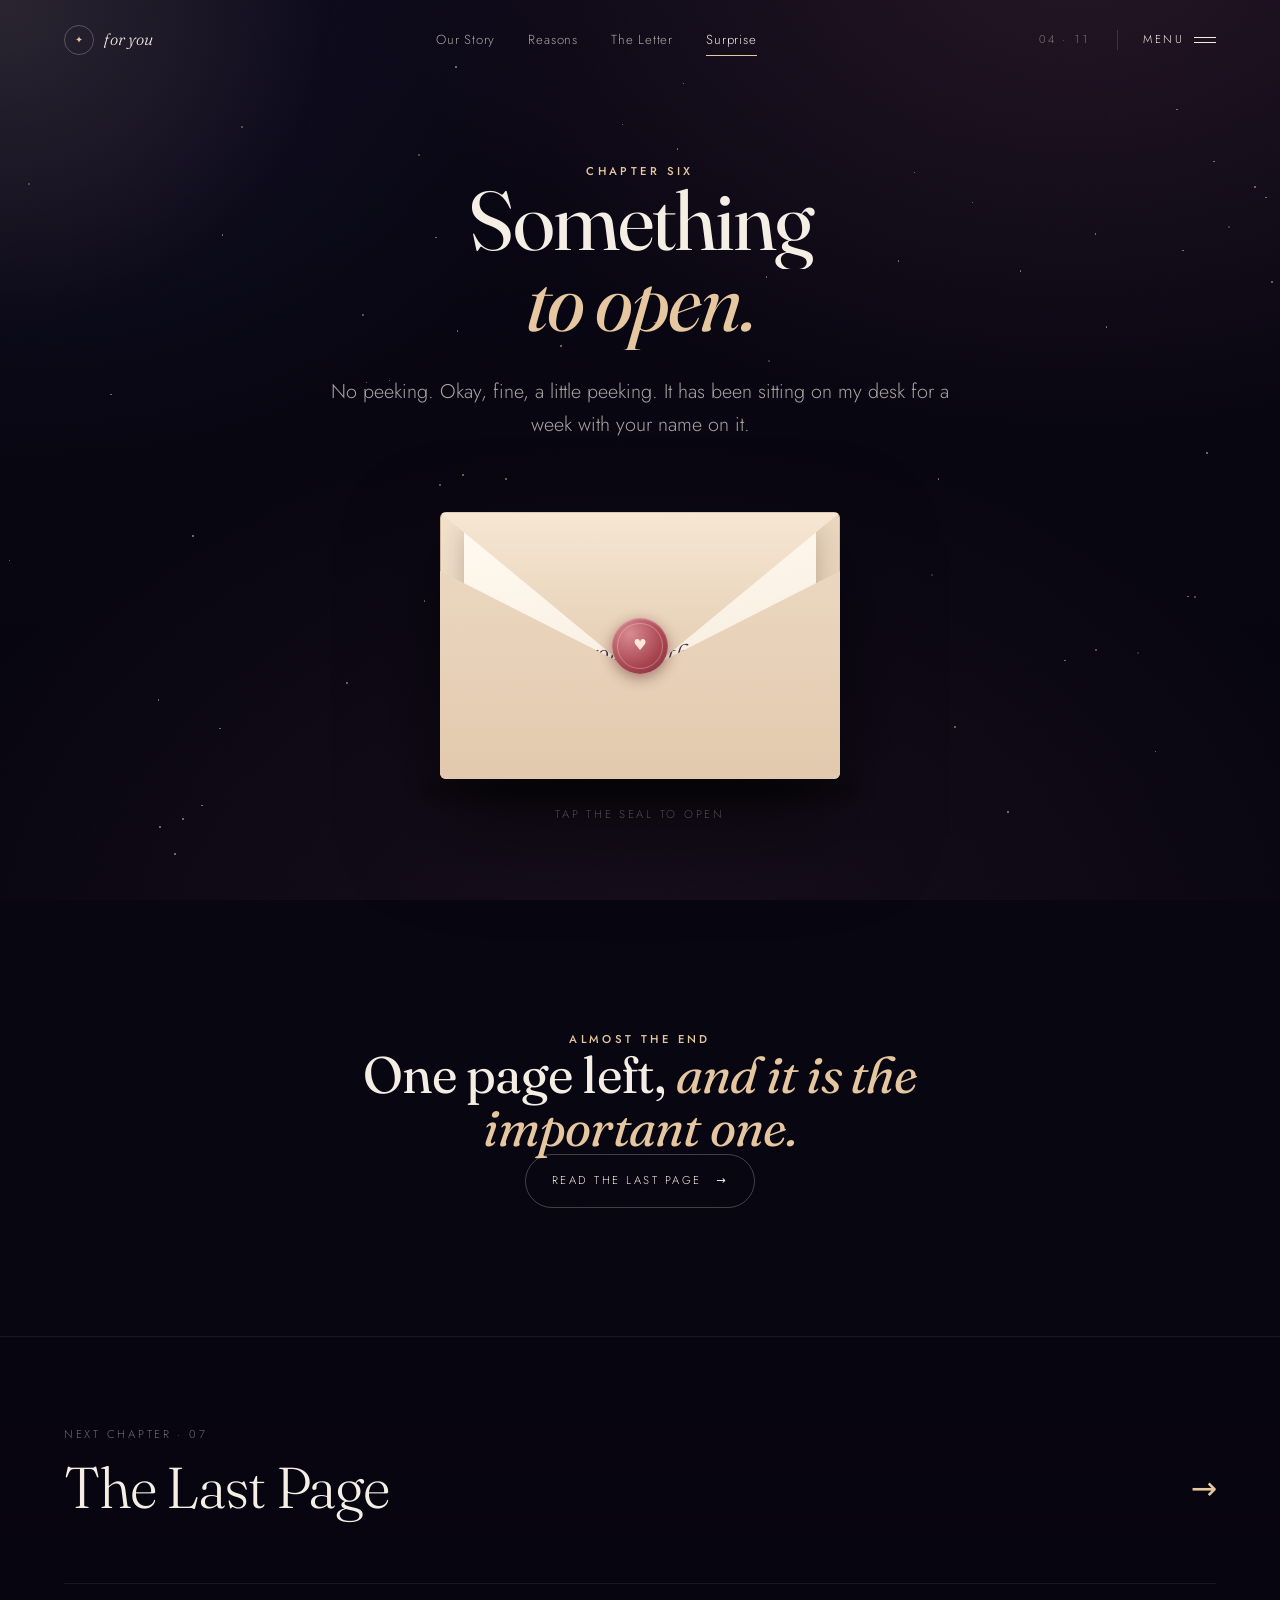
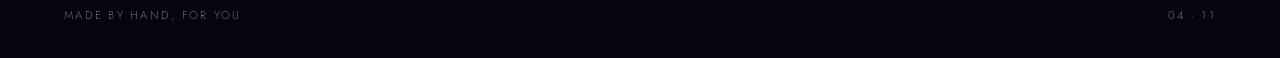
<file: surprise.html>
<!doctype html>
<html lang="en">
<head>
<meta charset="utf-8">
<meta name="viewport" content="width=device-width, initial-scale=1, viewport-fit=cover">
<title>A Special Surprise · November 4</title>
<meta name="description" content="An envelope, a hidden message, and a few promises. Chapter six.">
<meta name="theme-color" content="#080611">
<script src="js/gate.js"></script>
<link rel="icon" href="data:image/svg+xml,%3Csvg xmlns='http://www.w3.org/2000/svg' viewBox='0 0 32 32'%3E%3Ctext y='25' x='4' font-size='24' fill='%23e6c79f'%3E%E2%99%A5%3C/text%3E%3C/svg%3E">
<link rel="preconnect" href="https://fonts.googleapis.com">
<link rel="preconnect" href="https://fonts.gstatic.com" crossorigin>
<link href="https://fonts.googleapis.com/css2?family=Fraunces:ital,opsz,wght@0,9..144,300..700;1,9..144,300..700&family=Jost:wght@300;400;500&display=swap" rel="stylesheet">
<link rel="stylesheet" href="css/tokens.css">
<link rel="stylesheet" href="css/base.css">
<link rel="stylesheet" href="css/components.css">
<link rel="stylesheet" href="css/pages.css">
</head>
<body data-page="surprise">

<a class="skip" href="#main">Skip to the content</a>

<div class="veil" aria-hidden="true"><span class="veil-mark">&#10022;</span></div>
<div class="grain" aria-hidden="true"></div>
<div class="stardust" data-stardust aria-hidden="true"></div>
<div class="lamp" data-lamp aria-hidden="true"></div>

<header class="nav" data-nav>
  <a class="brand" href="index.html" aria-label="For you, back to the beginning">
    <span class="brand-mark" aria-hidden="true">&#10022;</span>
    <span class="brand-name">for you</span>
  </a>
  <nav class="nav-links" aria-label="Chapters">
    <a href="story.html">Our Story</a>
    <a href="reasons.html">Reasons</a>
    <a href="letter.html">The Letter</a>
    <a href="surprise.html" aria-current="page">Surprise</a>
  </nav>
  <div class="nav-right">
    <span class="nav-date" aria-hidden="true">04 &middot; 11</span>
    <button class="menu-btn" type="button" data-menu-open aria-expanded="false" aria-controls="menu">
      <span class="menu-btn-text">Menu</span>
      <span class="menu-btn-icon" aria-hidden="true"><i></i><i></i></span>
    </button>
  </div>
</header>

<div class="progress" aria-hidden="true"><span data-progress></span></div>

<div class="menu" id="menu" hidden>
  <div class="menu-inner">
    <div class="menu-head">
      <span class="eyebrow">Seven chapters</span>
      <button class="menu-close" type="button" data-menu-close aria-label="Close the menu">Close</button>
    </div>
    <nav class="menu-list" aria-label="All chapters">
      <a href="index.html"><span class="menu-num">01</span><span class="menu-title">The Invitation</span></a>
      <a href="celebration.html"><span class="menu-num">02</span><span class="menu-title">Make a Wish</span></a>
      <a href="story.html"><span class="menu-num">03</span><span class="menu-title">Our Story</span></a>
      <a href="reasons.html"><span class="menu-num">04</span><span class="menu-title">Reasons I Love You</span></a>
      <a href="letter.html"><span class="menu-num">05</span><span class="menu-title">A Letter</span></a>
      <a href="surprise.html" aria-current="page"><span class="menu-num">06</span><span class="menu-title">A Surprise</span></a>
      <a href="wish.html"><span class="menu-num">07</span><span class="menu-title">The Last Page</span></a>
    </nav>
    <div class="menu-foot">
      <p>Made by hand. For you.</p>
      <p class="menu-date">November 4</p>
    </div>
  </div>
</div>

<main id="main">

  <header class="page-hero page-hero--center">
    <div class="wrap">
      <p class="eyebrow" data-reveal>Chapter six</p>
      <h1 class="page-title">
        <span class="line"><span class="line-in" data-hero-line>Something</span></span>
        <span class="line"><span class="line-in" data-hero-line><em>to open.</em></span></span>
      </h1>
      <p class="page-lede" data-reveal>
        No peeking. Okay, fine, a little peeking. It has been sitting
        on my desk for a week with your name on it.
      </p>
    </div>
  </header>

  <section class="envelope-section" aria-labelledby="envelope-heading">
    <h2 class="sr-only" id="envelope-heading">An envelope for you</h2>
    <div class="wrap env-wrap">
      <button class="envelope" type="button" data-envelope aria-expanded="false" aria-controls="surprise-content" aria-label="Open the envelope">
        <span class="env-shadow" aria-hidden="true"></span>
        <span class="env-letter" aria-hidden="true">
          <span class="env-letter-to">for you,</span>
          <span class="env-letter-big">on your birthday</span>
        </span>
        <span class="env-body" aria-hidden="true"></span>
        <span class="env-front" aria-hidden="true"></span>
        <span class="env-flap" aria-hidden="true"></span>
        <span class="env-seal" aria-hidden="true">&#9829;</span>
      </button>
      <p class="env-hint" data-env-hint>Tap the seal to open</p>
    </div>
  </section>

  <section class="surprise-content" id="surprise-content" hidden>
    <div class="wrap">
      <div class="surprise-reveal">
        <p class="eyebrow">What was inside</p>
        <h2 class="surprise-quote">
          I would live this life a hundred times<br>
          and find you <em>in every single one.</em>
        </h2>
        <p class="surprise-note">
          And because a message is not something you can hold, here are four things
          you can actually redeem. I will honour them. I will not even pretend
          I forgot.
        </p>
      </div>

      <ul class="coupons">
        <li>
          <button class="coupon" type="button" data-coupon aria-pressed="false">
            <span class="coupon-top"><span class="coupon-tag">Good for</span><span class="coupon-no">01</span></span>
            <span class="coupon-title">One slow dance<br>in the kitchen</span>
            <span class="coupon-foot">No music required</span>
            <span class="coupon-stamp" aria-hidden="true">claimed</span>
          </button>
        </li>
        <li>
          <button class="coupon" type="button" data-coupon aria-pressed="false">
            <span class="coupon-top"><span class="coupon-tag">Good for</span><span class="coupon-no">02</span></span>
            <span class="coupon-title">One dinner<br>you do not choose</span>
            <span class="coupon-foot">I will get it right</span>
            <span class="coupon-stamp" aria-hidden="true">claimed</span>
          </button>
        </li>
        <li>
          <button class="coupon" type="button" data-coupon aria-pressed="false">
            <span class="coupon-top"><span class="coupon-tag">Good for</span><span class="coupon-no">03</span></span>
            <span class="coupon-title">One lazy Sunday<br>entirely unplanned</span>
            <span class="coupon-foot">Phones face down</span>
            <span class="coupon-stamp" aria-hidden="true">claimed</span>
          </button>
        </li>
        <li>
          <button class="coupon" type="button" data-coupon aria-pressed="false">
            <span class="coupon-top"><span class="coupon-tag">Good for</span><span class="coupon-no">04</span></span>
            <span class="coupon-title">One hour of me<br>saying nothing</span>
            <span class="coupon-foot">Just listening. Rare.</span>
            <span class="coupon-stamp" aria-hidden="true">claimed</span>
          </button>
        </li>
      </ul>

      <p class="coupon-footnote">No expiry. No conditions. Redeemable forever.</p>
    </div>
  </section>

  <section class="section env-close">
    <div class="wrap narrow center">
      <p class="eyebrow" data-reveal>Almost the end</p>
      <h2 class="sec-title" data-reveal>One page left, <em>and it is the important one.</em></h2>
      <div data-reveal>
        <a class="btn" href="wish.html">
          <span>Read the last page</span>
          <span class="btn-arrow" aria-hidden="true">&#8594;</span>
        </a>
      </div>
    </div>
  </section>

</main>

<footer class="site-foot">
  <nav class="next-chapter" aria-label="Next chapter">
    <a href="wish.html">
      <span class="next-kicker">Next chapter &middot; 07</span>
      <span class="next-title">The Last Page <span class="next-arrow" aria-hidden="true">&#8594;</span></span>
    </a>
  </nav>
  <div class="foot-meta">
    <span>Made by hand, for you</span>
    <span>04 &middot; 11</span>
  </div>
</footer>

<noscript><style>.veil{display:none}</style></noscript>

<script src="vendor/gsap.min.js" defer></script>
<script src="vendor/ScrollTrigger.min.js" defer></script>
<script src="vendor/lenis.min.js" defer></script>
<script src="js/config.js" defer></script>
<script src="js/core.js" defer></script>
<script src="js/celebrate.js" defer></script>
<script src="js/pages.js" defer></script>
<script src="js/main.js" defer></script>
</body>
</html>
</file>
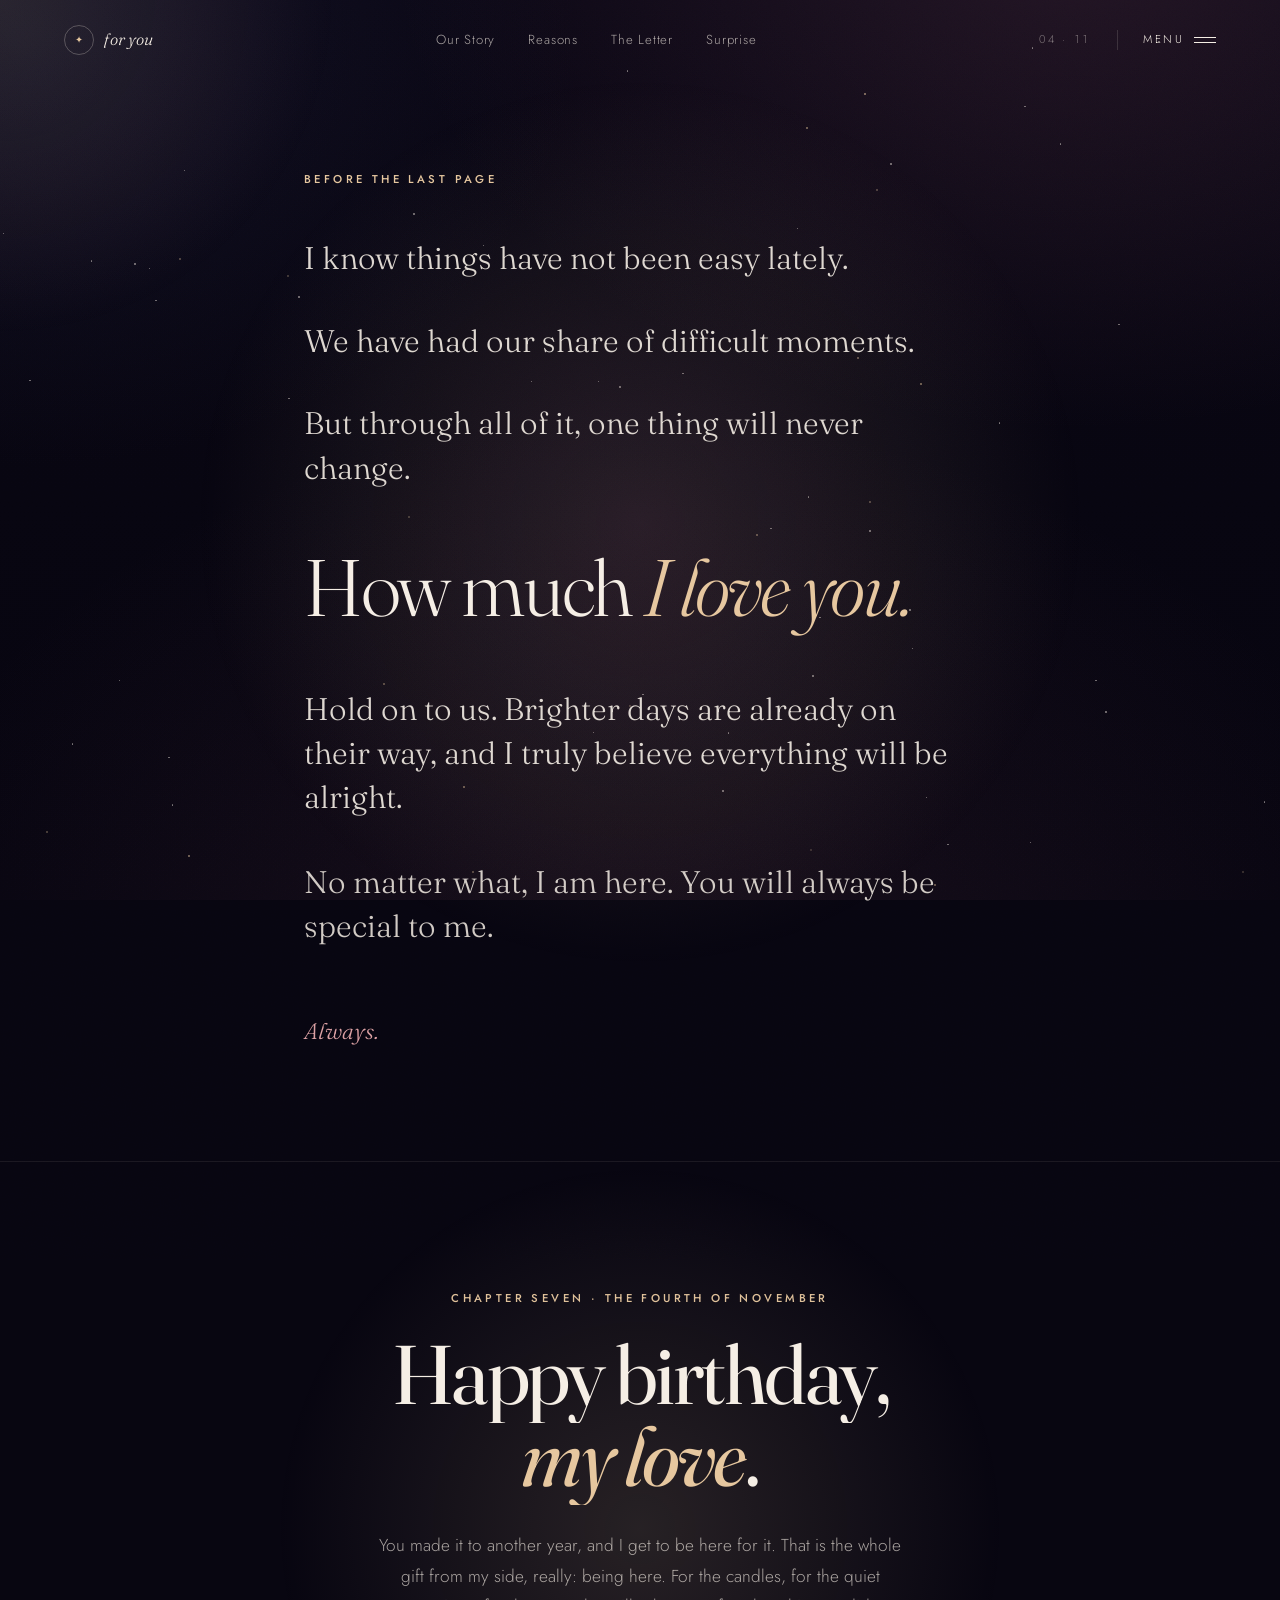
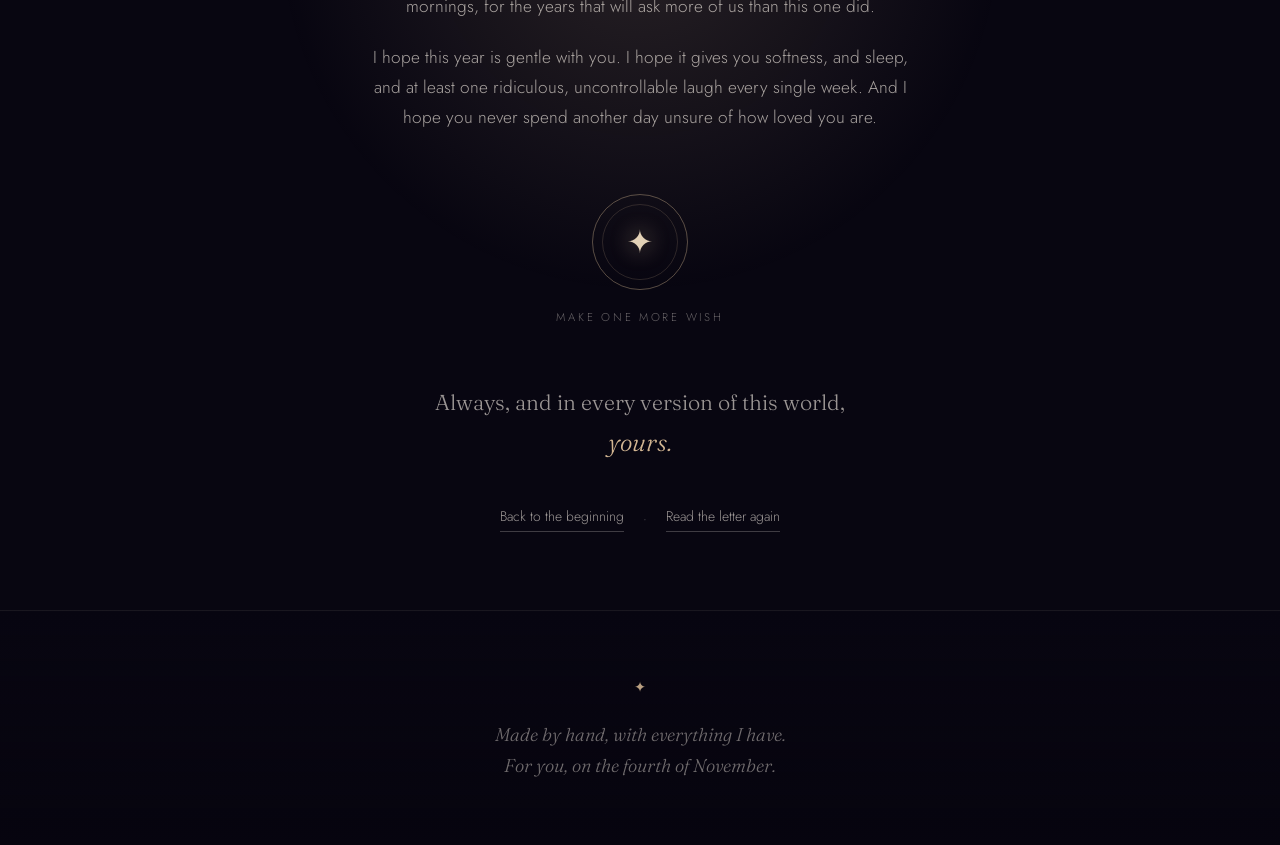
<file: wish.html>
<!doctype html>
<html lang="en">
<head>
<meta charset="utf-8">
<meta name="viewport" content="width=device-width, initial-scale=1, viewport-fit=cover">
<title>The Last Page · Happy Birthday</title>
<meta name="description" content="Through all of it, one thing never changes. And then: every birthday wish I have.">
<meta name="theme-color" content="#080611">
<script src="js/gate.js"></script>
<link rel="icon" href="data:image/svg+xml,%3Csvg xmlns='http://www.w3.org/2000/svg' viewBox='0 0 32 32'%3E%3Ctext y='25' x='4' font-size='24' fill='%23e6c79f'%3E%E2%99%A5%3C/text%3E%3C/svg%3E">
<link rel="preconnect" href="https://fonts.googleapis.com">
<link rel="preconnect" href="https://fonts.gstatic.com" crossorigin>
<link href="https://fonts.googleapis.com/css2?family=Fraunces:ital,opsz,wght@0,9..144,300..700;1,9..144,300..700&family=Jost:wght@300;400;500&display=swap" rel="stylesheet">
<link rel="stylesheet" href="css/tokens.css">
<link rel="stylesheet" href="css/base.css">
<link rel="stylesheet" href="css/components.css">
<link rel="stylesheet" href="css/pages.css">
</head>
<body data-page="wish">

<a class="skip" href="#main">Skip to the content</a>

<div class="veil" aria-hidden="true"><span class="veil-mark">&#10022;</span></div>
<div class="grain" aria-hidden="true"></div>
<div class="stardust" data-stardust aria-hidden="true"></div>
<div class="lamp" data-lamp aria-hidden="true"></div>

<header class="nav" data-nav>
  <a class="brand" href="index.html" aria-label="For you, back to the beginning">
    <span class="brand-mark" aria-hidden="true">&#10022;</span>
    <span class="brand-name">for you</span>
  </a>
  <nav class="nav-links" aria-label="Chapters">
    <a href="story.html">Our Story</a>
    <a href="reasons.html">Reasons</a>
    <a href="letter.html">The Letter</a>
    <a href="surprise.html">Surprise</a>
  </nav>
  <div class="nav-right">
    <span class="nav-date" aria-hidden="true">04 &middot; 11</span>
    <button class="menu-btn" type="button" data-menu-open aria-expanded="false" aria-controls="menu">
      <span class="menu-btn-text">Menu</span>
      <span class="menu-btn-icon" aria-hidden="true"><i></i><i></i></span>
    </button>
  </div>
</header>

<div class="progress" aria-hidden="true"><span data-progress></span></div>

<div class="menu" id="menu" hidden>
  <div class="menu-inner">
    <div class="menu-head">
      <span class="eyebrow">Seven chapters</span>
      <button class="menu-close" type="button" data-menu-close aria-label="Close the menu">Close</button>
    </div>
    <nav class="menu-list" aria-label="All chapters">
      <a href="index.html"><span class="menu-num">01</span><span class="menu-title">The Invitation</span></a>
      <a href="celebration.html"><span class="menu-num">02</span><span class="menu-title">Make a Wish</span></a>
      <a href="story.html"><span class="menu-num">03</span><span class="menu-title">Our Story</span></a>
      <a href="reasons.html"><span class="menu-num">04</span><span class="menu-title">Reasons I Love You</span></a>
      <a href="letter.html"><span class="menu-num">05</span><span class="menu-title">A Letter</span></a>
      <a href="surprise.html"><span class="menu-num">06</span><span class="menu-title">A Surprise</span></a>
      <a href="wish.html" aria-current="page"><span class="menu-num">07</span><span class="menu-title">The Last Page</span></a>
    </nav>
    <div class="menu-foot">
      <p>Made by hand. For you.</p>
      <p class="menu-date">November 4</p>
    </div>
  </div>
</div>

<main id="main">

  <section class="through" aria-labelledby="through-heading">
    <div class="through-glow" aria-hidden="true"></div>
    <div class="wrap narrow">
      <p class="eyebrow" data-reveal>Before the last page</p>
      <h2 class="sr-only" id="through-heading">Through all of it</h2>

      <div class="through-lines">
        <p class="through-line" data-through-line>I know things have not been easy lately.</p>
        <p class="through-line" data-through-line>We have had our share of difficult moments.</p>
        <p class="through-line" data-through-line>But through all of it, one thing will never change.</p>
        <p class="through-big" data-through-line>How much <em>I love you.</em></p>
        <p class="through-line" data-through-line>
          Hold on to us. Brighter days are already on their way, and I truly believe
          everything will be alright.
        </p>
        <p class="through-line" data-through-line>
          No matter what, I am here. You will always be special to me.
        </p>
      </div>

      <p class="through-sign" data-reveal>Always.</p>
    </div>
  </section>

  <section class="last-wish" aria-labelledby="last-heading">
    <div class="last-glow" aria-hidden="true"></div>
    <div class="wrap narrow center">
      <p class="eyebrow" data-reveal>Chapter seven &middot; the fourth of November</p>
      <h1 class="last-title" id="last-heading">
        <span class="line"><span class="line-in" data-hero-line>Happy birthday,</span></span>
        <span class="line"><span class="line-in" data-hero-line><em data-her-name>my love</em>.</span></span>
      </h1>
      <p class="last-text" data-reveal>
        You made it to another year, and I get to be here for it. That is the whole
        gift from my side, really: being here. For the candles, for the quiet
        mornings, for the years that will ask more of us than this one did.
      </p>
      <p class="last-text" data-reveal>
        I hope this year is gentle with you. I hope it gives you softness, and sleep,
        and at least one ridiculous, uncontrollable laugh every single week. And I
        hope you never spend another day unsure of how loved you are.
      </p>

      <div class="wish-star-wrap" data-reveal>
        <button class="wish-star" type="button" data-wish-star aria-label="Make one more wish">
          <span class="wish-star-ring" aria-hidden="true"></span>
          <span class="wish-star-core" aria-hidden="true">&#10022;</span>
        </button>
        <p class="wish-star-label" data-wish-star-label>Make one more wish</p>
      </div>

      <p class="last-sign" data-reveal>
        Always, and in every version of this world,<br>
        <em>yours.</em>
      </p>

      <div class="last-links" data-reveal>
        <a class="link-under" href="index.html">Back to the beginning</a>
        <span aria-hidden="true">&middot;</span>
        <a class="link-under" href="letter.html">Read the letter again</a>
      </div>
    </div>
  </section>

</main>

<footer class="site-foot site-foot--end">
  <div class="wrap end-foot">
    <p class="end-mark" aria-hidden="true">&#10022;</p>
    <p class="end-line">Made by hand, with everything I have.<br>For you, on the fourth of November.</p>
  </div>
</footer>

<div class="hearts" data-hearts aria-hidden="true"></div>

<noscript><style>.veil{display:none}</style></noscript>

<script src="vendor/gsap.min.js" defer></script>
<script src="vendor/ScrollTrigger.min.js" defer></script>
<script src="vendor/lenis.min.js" defer></script>
<script src="js/config.js" defer></script>
<script src="js/core.js" defer></script>
<script src="js/celebrate.js" defer></script>
<script src="js/pages.js" defer></script>
<script src="js/main.js" defer></script>
</body>
</html>
</file>
<file: css/tokens.css>
/* =========================================================
   Tokens
   One palette: ink night, champagne gold, dusty rose, ivory.
   One type pairing: Fraunces (display) + Jost (interface).
   ========================================================= */

:root {
  /* palette */
  --ink: #080611;
  --ink-2: #0c0918;
  --plum: #150e24;
  --ivory: #f5eee5;
  --ivory-dim: rgba(245, 238, 229, 0.68);
  --ivory-faint: rgba(245, 238, 229, 0.44);
  --gold: #e6c79f;
  --gold-bright: #f7e4c6;
  --gold-deep: #b78d5e;
  --rose: #e3a6a9;
  --rose-deep: #b3747f;
  --line: rgba(245, 238, 229, 0.14);
  --line-soft: rgba(245, 238, 229, 0.08);
  --line-strong: rgba(245, 238, 229, 0.26);

  /* paper (the letter page) */
  --paper: #f1e7d8;
  --paper-2: #e7d9c5;
  --paper-ink: #241a2b;
  --paper-muted: rgba(36, 26, 43, 0.68);

  /* type */
  --font-display: "Fraunces", "Iowan Old Style", "Palatino Linotype", Georgia, serif;
  --font-body: "Jost", "Avenir Next", "Segoe UI", system-ui, sans-serif;

  --t-hero: clamp(3.1rem, 10.2vw, 8.8rem);
  --t-title: clamp(2.45rem, 6.6vw, 5.2rem);
  --t-h2: clamp(1.85rem, 4.1vw, 3.2rem);
  --t-h3: clamp(1.28rem, 2vw, 1.7rem);
  --t-lede: clamp(1.02rem, 1.15vw + 0.72rem, 1.24rem);
  --t-body: clamp(0.98rem, 0.42vw + 0.86rem, 1.08rem);
  --t-small: clamp(0.79rem, 0.28vw + 0.72rem, 0.87rem);
  --t-label: clamp(0.63rem, 0.2vw + 0.57rem, 0.71rem);

  /* space */
  --sp-1: 0.5rem;
  --sp-2: 0.875rem;
  --sp-3: 1.5rem;
  --sp-4: 2.5rem;
  --sp-5: 4rem;
  --sp-6: 6.5rem;
  --sp-7: 9rem;

  --gutter: clamp(1.25rem, 5vw, 5rem);
  --max: 1200px;
  --nav-h: 76px;

  /* motion */
  --ease-out: cubic-bezier(0.16, 1, 0.3, 1);
  --ease-in-out: cubic-bezier(0.65, 0, 0.35, 1);
  --ease-soft: cubic-bezier(0.33, 1, 0.68, 1);
}
</file>
<file: css/base.css>
/* =========================================================
   Base: reset, atmosphere, typography, layout primitives
   ========================================================= */

*,
*::before,
*::after {
  box-sizing: border-box;
}

html {
  -webkit-text-size-adjust: 100%;
  scroll-behavior: smooth;
  background: var(--ink);
}

@media (prefers-reduced-motion: reduce) {
  html {
    scroll-behavior: auto;
  }
}

body {
  margin: 0;
  min-height: 100vh;
  font-family: var(--font-body);
  font-size: var(--t-body);
  font-weight: 300;
  line-height: 1.7;
  color: var(--ivory);
  background: transparent;
  overflow-x: clip;
  -webkit-font-smoothing: antialiased;
  -moz-osx-font-smoothing: grayscale;
  text-rendering: optimizeLegibility;
}

/* the night sky behind everything */
body::before {
  content: "";
  position: fixed;
  inset: 0;
  z-index: -1;
  pointer-events: none;
  background:
    radial-gradient(1100px 780px at 84% -6%, rgba(126, 74, 96, 0.22), transparent 62%),
    radial-gradient(920px 720px at 2% 4%, rgba(54, 64, 104, 0.18), transparent 60%),
    radial-gradient(1200px 900px at 50% 112%, rgba(120, 72, 90, 0.16), transparent 66%),
    linear-gradient(180deg, #0a0714 0%, var(--ink) 55%, #070510 100%);
}

img,
svg,
canvas {
  display: block;
  max-width: 100%;
}

button,
input,
textarea,
select {
  font: inherit;
  color: inherit;
}

button {
  background: none;
  border: 0;
  padding: 0;
  cursor: pointer;
  -webkit-tap-highlight-color: transparent;
}

a {
  color: inherit;
  text-decoration: none;
  -webkit-tap-highlight-color: transparent;
}

ul,
ol {
  margin: 0;
  padding: 0;
  list-style: none;
}

::selection {
  background: var(--gold);
  color: #1a1020;
}

:focus-visible {
  outline: 1px solid var(--gold);
  outline-offset: 4px;
  border-radius: 2px;
}

[hidden] {
  display: none !important;
}

.skip {
  position: fixed;
  top: 0.75rem;
  left: 0.75rem;
  z-index: 210;
  padding: 0.7rem 1rem;
  background: var(--gold);
  color: #17101f;
  font-size: 0.78rem;
  letter-spacing: 0.12em;
  text-transform: uppercase;
  transform: translateY(-180%);
  transition: transform 0.3s var(--ease-out);
}

.skip:focus {
  transform: translateY(0);
}

.sr-only {
  position: absolute !important;
  width: 1px;
  height: 1px;
  padding: 0;
  margin: -1px;
  overflow: hidden;
  clip: rect(0, 0, 0, 0);
  white-space: nowrap;
  border: 0;
}

/* ---------- typography ---------- */

h1,
h2,
h3,
h4 {
  margin: 0;
  font-family: var(--font-display);
  font-weight: 400;
  font-optical-sizing: auto;
  line-height: 1.02;
  letter-spacing: -0.015em;
}

h1 em,
h2 em,
h3 em,
p em {
  font-style: italic;
}

h1 em,
h2 em,
h3 em {
  color: var(--gold);
}

p {
  margin: 0;
}

strong {
  font-weight: 500;
  color: var(--gold-bright);
}

.eyebrow {
  margin: 0;
  font-family: var(--font-body);
  font-size: var(--t-label);
  font-weight: 500;
  letter-spacing: 0.3em;
  line-height: 1.4;
  text-transform: uppercase;
  color: var(--gold);
}

.page-title {
  font-size: var(--t-title);
  line-height: 0.98;
  letter-spacing: -0.025em;
  max-width: 20ch;
}

.page-lede {
  max-width: 52ch;
  margin-top: clamp(1.4rem, 3vw, 2rem);
  font-size: var(--t-lede);
  line-height: 1.65;
  color: var(--ivory-dim);
}

.sec-title {
  font-size: var(--t-h2);
  line-height: 1.04;
}

.center {
  text-align: center;
}

.center .page-lede,
.center .page-title,
.center .sec-title {
  margin-inline: auto;
}

/* ---------- layout ---------- */

.wrap {
  width: 100%;
  max-width: var(--max);
  margin-inline: auto;
  padding-inline: var(--gutter);
}

.narrow {
  max-width: 800px;
}

.section {
  position: relative;
  z-index: 1;
  padding-block: clamp(4.5rem, 10vw, 8.5rem);
}

main {
  position: relative;
  z-index: 1;
}

/* masked line reveal. JS sets the initial offset so nothing hides without it. */
.line {
  display: block;
  overflow: hidden;
  padding-bottom: 0.09em;
  margin-bottom: -0.09em;
}

.line-in {
  display: block;
  transform-origin: 0% 100%;
}

/* ---------- atmosphere ---------- */

.grain {
  position: fixed;
  inset: -40%;
  z-index: 70;
  pointer-events: none;
  opacity: 0.05;
  mix-blend-mode: soft-light;
  background-image: url("data:image/svg+xml,%3Csvg xmlns='http://www.w3.org/2000/svg' width='240' height='240'%3E%3Cfilter id='n'%3E%3CfeTurbulence type='fractalNoise' baseFrequency='0.82' numOctaves='3' stitchTiles='stitch'/%3E%3C/filter%3E%3Crect width='240' height='240' filter='url(%23n)'/%3E%3C/svg%3E");
  animation: grain-drift 9s steps(5) infinite;
}

@keyframes grain-drift {
  0% { transform: translate3d(0, 0, 0); }
  20% { transform: translate3d(-2%, 1%, 0); }
  40% { transform: translate3d(1%, -2%, 0); }
  60% { transform: translate3d(-1%, 2%, 0); }
  80% { transform: translate3d(2%, 1%, 0); }
  100% { transform: translate3d(0, 0, 0); }
}

.stardust {
  position: fixed;
  inset: 0;
  z-index: 0;
  pointer-events: none;
  overflow: hidden;
}

.dust {
  position: absolute;
  width: 1.5px;
  height: 1.5px;
  border-radius: 50%;
  background: var(--ivory);
  opacity: 0.5;
  animation: twinkle var(--twinkle-dur, 5s) ease-in-out var(--twinkle-delay, 0s) infinite alternate;
}

.dust--gold {
  background: var(--gold);
  width: 2px;
  height: 2px;
}

@keyframes twinkle {
  from { opacity: 0.12; transform: scale(0.6); }
  to { opacity: 0.75; transform: scale(1); }
}

/* a warm lamp that follows the pointer, desktop only */
.lamp {
  position: fixed;
  top: 0;
  left: 0;
  z-index: 3;
  width: min(58vmax, 680px);
  aspect-ratio: 1;
  border-radius: 50%;
  pointer-events: none;
  opacity: 0;
  background: radial-gradient(
    circle,
    rgba(230, 199, 159, 0.11),
    rgba(227, 166, 169, 0.05) 42%,
    transparent 70%
  );
  transform: translate(-50%, -50%);
  transition: opacity 0.8s ease;
  will-change: transform;
}

html.has-lamp .lamp {
  opacity: 1;
}

@media (hover: none), (prefers-reduced-motion: reduce) {
  .lamp {
    display: none;
  }
}

/* ---------- scrollbar ---------- */

@supports (scrollbar-width: thin) {
  html {
    scrollbar-width: thin;
    scrollbar-color: rgba(230, 199, 159, 0.3) transparent;
  }
}

/* ---------- lenis ---------- */

html.lenis,
html.lenis body {
  height: auto;
}

.lenis.lenis-smooth {
  scroll-behavior: auto !important;
}

.lenis.lenis-smooth [data-lenis-prevent] {
  overscroll-behavior: contain;
}

.lenis.lenis-stopped {
  overflow: hidden;
}

/* ---------- reduced motion ---------- */

@media (prefers-reduced-motion: reduce) {
  *,
  *::before,
  *::after {
    animation-duration: 0.001ms !important;
    animation-iteration-count: 1 !important;
    transition-duration: 0.001ms !important;
  }

  .grain,
  .dust {
    animation: none;
  }
}
</file>
<file: css/components.css>
/* =========================================================
   Components: veil, nav, menu, buttons, chapters, marquee, footer
   ========================================================= */

/* ---------- page veil ---------- */

.veil {
  position: fixed;
  inset: 0;
  z-index: 100;
  display: grid;
  place-items: center;
  background:
    radial-gradient(800px 600px at 50% 45%, rgba(126, 74, 96, 0.18), transparent 65%),
    var(--ink);
  transform: translateY(0);
  transition:
    transform 0.85s var(--ease-out),
    visibility 0s linear 0.85s;
}

html.is-ready .veil {
  transform: translateY(-101%);
  visibility: hidden;
}

.veil.is-leaving {
  transform: translateY(0) !important;
  visibility: visible !important;
  transition: transform 0.62s var(--ease-in-out);
}

.veil-mark {
  font-size: 1.4rem;
  color: var(--gold);
  opacity: 0.8;
  animation: veil-pulse 2.2s ease-in-out infinite;
}

@keyframes veil-pulse {
  0%, 100% { opacity: 0.25; transform: scale(0.94); }
  50% { opacity: 0.9; transform: scale(1.06); }
}

/* ---------- nav ---------- */

.nav {
  position: fixed;
  inset: 0 0 auto 0;
  z-index: 80;
  display: flex;
  align-items: center;
  justify-content: space-between;
  gap: 2rem;
  padding: clamp(0.9rem, 2vw, 1.5rem) var(--gutter);
  transition: background-color 0.5s ease, border-color 0.5s ease, padding 0.4s ease;
  border-bottom: 1px solid transparent;
}

.nav.is-stuck {
  background: rgba(8, 6, 17, 0.72);
  -webkit-backdrop-filter: blur(12px);
  backdrop-filter: blur(12px);
  border-bottom-color: var(--line-soft);
  padding-block: 0.7rem;
}

.brand {
  display: inline-flex;
  align-items: center;
  gap: 0.65rem;
  color: var(--ivory);
}

.brand-mark {
  display: grid;
  place-items: center;
  width: 30px;
  height: 30px;
  border: 1px solid var(--line-strong);
  border-radius: 50%;
  font-size: 0.6rem;
  color: var(--gold);
  transition: transform 0.7s var(--ease-out), border-color 0.4s ease;
}

.brand:hover .brand-mark {
  transform: rotate(90deg);
  border-color: var(--gold);
}

.brand-name {
  font-family: var(--font-display);
  font-style: italic;
  font-size: 1.02rem;
  letter-spacing: 0.01em;
}

.nav-links {
  display: none;
  gap: clamp(1.4rem, 2.6vw, 2.4rem);
}

.nav-links a {
  position: relative;
  padding: 0.3rem 0;
  font-size: 0.82rem;
  letter-spacing: 0.06em;
  color: var(--ivory-dim);
  transition: color 0.4s ease;
}

.nav-links a::after {
  content: "";
  position: absolute;
  left: 0;
  bottom: 0;
  width: 100%;
  height: 1px;
  background: var(--gold);
  transform: scaleX(0);
  transform-origin: right;
  transition: transform 0.5s var(--ease-out);
}

.nav-links a:hover,
.nav-links a[aria-current="page"] {
  color: var(--ivory);
}

.nav-links a:hover::after,
.nav-links a[aria-current="page"]::after {
  transform: scaleX(1);
  transform-origin: left;
}

.nav-right {
  display: flex;
  align-items: center;
  gap: clamp(0.9rem, 2vw, 1.6rem);
}

.nav-date {
  display: none;
  font-size: var(--t-label);
  letter-spacing: 0.24em;
  color: var(--ivory-faint);
  font-variant-numeric: tabular-nums;
}

.menu-btn {
  display: inline-flex;
  align-items: center;
  gap: 0.6rem;
  padding: 0.35rem 0;
  color: var(--ivory);
  font-size: var(--t-label);
  letter-spacing: 0.22em;
  text-transform: uppercase;
}

.menu-btn-icon {
  display: grid;
  gap: 4px;
  width: 22px;
}

.menu-btn-icon i {
  display: block;
  height: 1px;
  background: currentColor;
  transform-origin: center;
  transition: transform 0.45s var(--ease-out);
}

.menu-btn:hover .menu-btn-icon i:first-child {
  transform: scaleX(0.65);
}

.menu-btn:hover .menu-btn-icon i:last-child {
  transform: translateX(3px);
}

@media (min-width: 1024px) {
  .nav-links {
    display: flex;
  }

  .nav-date {
    display: inline-block;
    padding-right: clamp(0.9rem, 2vw, 1.6rem);
    border-right: 1px solid var(--line);
  }
}

/* ---------- progress ---------- */

.progress {
  position: fixed;
  top: 0;
  left: 0;
  right: 0;
  height: 1px;
  z-index: 85;
  pointer-events: none;
}

.progress span {
  display: block;
  height: 100%;
  background: linear-gradient(90deg, var(--gold-deep), var(--gold) 55%, var(--rose));
  transform: scaleX(0);
  transform-origin: 0 50%;
}

/* ---------- menu overlay ---------- */

.menu {
  position: fixed;
  inset: 0;
  z-index: 90;
  display: flex;
  padding: clamp(1.2rem, 4vw, 2.6rem) var(--gutter);
  overflow-y: auto;
  overscroll-behavior: contain;
  opacity: 0;
  visibility: hidden;
  background:
    radial-gradient(1000px 700px at 84% -4%, rgba(126, 74, 96, 0.26), transparent 62%),
    radial-gradient(860px 700px at 6% 104%, rgba(58, 66, 110, 0.22), transparent 60%),
    var(--ink-2);
  transition: opacity 0.45s var(--ease-soft), visibility 0s linear 0.45s;
}

.menu.is-open {
  opacity: 1;
  visibility: visible;
  transition: opacity 0.45s var(--ease-soft);
}

.menu-inner {
  display: flex;
  flex-direction: column;
  justify-content: space-between;
  gap: clamp(2rem, 5vw, 3rem);
  width: 100%;
  max-width: var(--max);
  margin-inline: auto;
  min-height: min(640px, calc(100svh - 5rem));
}

.menu-head {
  display: flex;
  align-items: center;
  justify-content: space-between;
  padding-bottom: 1.2rem;
  border-bottom: 1px solid var(--line-soft);
}

.menu-close {
  font-size: var(--t-label);
  letter-spacing: 0.22em;
  text-transform: uppercase;
  color: var(--ivory-dim);
  padding: 0.4rem 0;
  transition: color 0.3s ease;
}

.menu-close:hover {
  color: var(--gold);
}

.menu-list {
  display: grid;
  gap: 0.2rem;
  margin-block: auto;
}

.menu-list a {
  display: flex;
  align-items: baseline;
  gap: clamp(1rem, 3vw, 2rem);
  padding: clamp(0.35rem, 1vw, 0.6rem) 0;
  border-bottom: 1px solid transparent;
  transition: border-color 0.4s ease, padding-left 0.45s var(--ease-out);
}

.menu-num {
  flex: 0 0 auto;
  width: 2rem;
  font-size: var(--t-label);
  letter-spacing: 0.16em;
  color: var(--gold);
  opacity: 0.65;
  font-variant-numeric: tabular-nums;
}

.menu-title {
  font-family: var(--font-display);
  font-size: clamp(1.7rem, 6vw, 3.1rem);
  line-height: 1.05;
  letter-spacing: -0.02em;
  color: var(--ivory-dim);
  transition: color 0.35s ease;
}

.menu-list a:hover,
.menu-list a:focus-visible {
  padding-left: 0.6rem;
  border-bottom-color: var(--line);
}

.menu-list a:hover .menu-title,
.menu-list a[aria-current="page"] .menu-title {
  color: var(--ivory);
}

.menu-list a[aria-current="page"] .menu-num {
  opacity: 1;
}

.menu-foot {
  display: flex;
  justify-content: space-between;
  gap: 1rem;
  padding-top: 1.2rem;
  border-top: 1px solid var(--line-soft);
  font-size: var(--t-label);
  letter-spacing: 0.2em;
  text-transform: uppercase;
  color: var(--ivory-faint);
}

.menu-date {
  color: var(--gold);
}

html.menu-open,
html.menu-open body {
  overflow: hidden;
}

/* ---------- buttons ---------- */

.btn {
  position: relative;
  isolation: isolate;
  display: inline-flex;
  align-items: center;
  gap: 0.9rem;
  padding: 1rem 1.6rem;
  border: 1px solid var(--line-strong);
  border-radius: 100px;
  overflow: hidden;
  font-size: var(--t-label);
  letter-spacing: 0.22em;
  text-transform: uppercase;
  color: var(--ivory);
  transition: color 0.45s ease, border-color 0.45s ease;
}

.btn::before {
  content: "";
  position: absolute;
  inset: 0;
  z-index: -1;
  background: var(--gold);
  transform: translateY(101%);
  transition: transform 0.55s var(--ease-out);
}

.btn:hover,
.btn:focus-visible {
  color: #221327;
  border-color: var(--gold);
}

.btn:hover::before,
.btn:focus-visible::before {
  transform: translateY(0);
}

.btn-arrow {
  display: inline-block;
  transition: transform 0.5s var(--ease-out);
}

.btn:hover .btn-arrow,
.btn:focus-visible .btn-arrow {
  transform: translateX(0.3rem);
}

.btn--ghost {
  padding: 0.85rem 1.4rem;
}

.link-under {
  position: relative;
  padding-bottom: 0.2rem;
  color: var(--ivory-dim);
  transition: color 0.35s ease;
}

.link-under::after {
  content: "";
  position: absolute;
  left: 0;
  bottom: 0;
  width: 100%;
  height: 1px;
  background: currentColor;
  opacity: 0.4;
  transform-origin: right;
  transition: transform 0.45s var(--ease-out), opacity 0.35s ease;
}

.link-under:hover {
  color: var(--gold);
}

.link-under:hover::after {
  transform: scaleX(0.4);
  opacity: 1;
}

/* ---------- chapter index ---------- */

.chapter-list {
  border-top: 1px solid var(--line);
}

.chapter-list li {
  border-bottom: 1px solid var(--line);
}

.chapter-row {
  position: relative;
  display: grid;
  grid-template-columns: 2.4rem minmax(0, 1fr) 1.4rem;
  grid-template-areas:
    "num title arrow"
    "num desc arrow";
  align-items: center;
  gap: 0.2rem 0.9rem;
  padding: clamp(1rem, 2.4vw, 1.6rem) 0;
}

.ch-num {
  grid-area: num;
  align-self: start;
  padding-top: 0.4em;
  font-size: var(--t-label);
  letter-spacing: 0.14em;
  color: var(--gold);
  opacity: 0.7;
  font-variant-numeric: tabular-nums;
}

.ch-title {
  grid-area: title;
  font-family: var(--font-display);
  font-size: clamp(1.45rem, 3.3vw, 2.3rem);
  line-height: 1.08;
  letter-spacing: -0.015em;
  transition: color 0.4s ease, transform 0.5s var(--ease-out);
}

.ch-desc {
  grid-area: desc;
  margin-top: 0.15rem;
  font-size: var(--t-small);
  color: var(--ivory-faint);
}

.ch-arrow {
  grid-area: arrow;
  justify-self: end;
  color: var(--ivory-faint);
  font-size: 1rem;
  transition: transform 0.5s var(--ease-out), color 0.4s ease;
}

.chapter-row:hover .ch-title,
.chapter-row:focus-visible .ch-title {
  color: var(--gold);
  transform: translateX(0.35rem);
}

.chapter-row:hover .ch-arrow,
.chapter-row:focus-visible .ch-arrow {
  color: var(--gold);
  transform: translateX(0.35rem);
}

.chapter-row[aria-current="page"] .ch-title {
  color: var(--ivory-dim);
}

@media (min-width: 860px) {
  .chapter-row {
    grid-template-columns: 4.5rem minmax(0, 1.05fr) minmax(0, 0.85fr) 3rem;
    grid-template-areas: "num title desc arrow";
    align-items: baseline;
    gap: 1.5rem;
  }

  .ch-num {
    padding-top: 0.55em;
  }

  .ch-desc {
    margin: 0;
    text-align: right;
    font-size: var(--t-small);
  }
}

/* ---------- marquee ---------- */

.marquee {
  position: relative;
  z-index: 1;
  overflow: hidden;
  padding-block: clamp(1.1rem, 2.4vw, 1.7rem);
  border-block: 1px solid var(--line-soft);
}

.marquee-track {
  --mq-gap: clamp(1.5rem, 4vw, 3rem);
  display: flex;
  align-items: center;
  gap: var(--mq-gap);
  width: max-content;
  animation: marquee-slide 46s linear infinite;
  will-change: transform;
}

.marquee:hover .marquee-track {
  animation-play-state: paused;
}

.marquee span {
  white-space: nowrap;
  font-family: var(--font-display);
  font-style: italic;
  font-size: clamp(1.15rem, 2.4vw, 1.9rem);
  color: var(--ivory-dim);
}

.marquee i {
  font-style: normal;
  font-size: 0.5rem;
  color: var(--gold);
  opacity: 0.8;
}

@keyframes marquee-slide {
  to { transform: translate3d(calc(-50% - var(--mq-gap) / 2), 0, 0); }
}

/* ---------- footer / next chapter ---------- */

.site-foot {
  position: relative;
  z-index: 1;
  border-top: 1px solid var(--line-soft);
  padding: clamp(2rem, 5vw, 3.5rem) var(--gutter) 2rem;
  background: linear-gradient(180deg, transparent, rgba(6, 4, 14, 0.6));
}

.next-chapter a {
  display: flex;
  flex-direction: column;
  gap: 0.9rem;
  max-width: var(--max);
  margin-inline: auto;
  padding-block: clamp(1rem, 3vw, 2rem);
}

.next-kicker {
  font-size: var(--t-label);
  letter-spacing: 0.24em;
  text-transform: uppercase;
  color: var(--ivory-faint);
}

.next-title {
  display: flex;
  align-items: center;
  justify-content: space-between;
  gap: 1.5rem;
  font-family: var(--font-display);
  font-size: clamp(1.9rem, 5vw, 3.6rem);
  line-height: 1.05;
  letter-spacing: -0.02em;
  transition: color 0.4s ease;
}

.next-arrow {
  font-family: var(--font-body);
  font-size: 0.55em;
  color: var(--gold);
  transition: transform 0.5s var(--ease-out);
}

.next-chapter a:hover .next-title {
  color: var(--gold);
}

.next-chapter a:hover .next-arrow {
  transform: translateX(0.6rem);
}

.foot-meta {
  display: flex;
  justify-content: space-between;
  gap: 1rem;
  max-width: var(--max);
  margin: clamp(1rem, 3vw, 2rem) auto 0;
  padding-top: 1.4rem;
  border-top: 1px solid var(--line-soft);
  font-size: var(--t-label);
  letter-spacing: 0.2em;
  text-transform: uppercase;
  color: var(--ivory-faint);
}

/* ---------- scroll cue ---------- */

.scroll-cue {
  position: absolute;
  bottom: clamp(1.2rem, 3.5vh, 2.2rem);
  left: var(--gutter);
  z-index: 3;
  display: flex;
  align-items: center;
  gap: 0.8rem;
  font-size: var(--t-label);
  letter-spacing: 0.28em;
  text-transform: uppercase;
  color: var(--ivory-faint);
}

.scroll-cue-line {
  position: relative;
  width: 1px;
  height: 42px;
  overflow: hidden;
  background: var(--line);
}

.scroll-cue-line i {
  position: absolute;
  inset: 0;
  background: var(--gold);
  animation: cue-run 2.6s var(--ease-in-out) infinite;
}

@keyframes cue-run {
  0% { transform: translateY(-100%); }
  55%, 100% { transform: translateY(100%); }
}

@media (max-width: 640px) {
  .scroll-cue-text {
    display: none;
  }
}

@media (prefers-reduced-motion: reduce) {
  .marquee-track {
    animation: none;
  }

  .scroll-cue-line i {
    animation: none;
    transform: translateY(0);
  }
}
</file>
<file: css/pages.css>
/* =========================================================
   Page compositions
   ========================================================= */

/* ---------- interior page hero ---------- */

.page-hero {
  position: relative;
  z-index: 1;
  padding: calc(var(--nav-h) + clamp(2.5rem, 7vw, 5.5rem)) 0 clamp(1.8rem, 4vw, 3rem);
}

.page-hero--center {
  text-align: center;
}

.page-hero--center .page-title,
.page-hero--center .page-lede {
  margin-inline: auto;
}

.sec-head {
  display: grid;
  gap: 1.1rem;
  max-width: 820px;
  margin-bottom: clamp(2.2rem, 5vw, 3.5rem);
}

/* ---------- index: hero ---------- */

.hero {
  position: relative;
  isolation: isolate;
  display: flex;
  align-items: center;
  min-height: 100svh;
  padding: calc(var(--nav-h) + 3.5rem) 0 clamp(6.5rem, 13vh, 9rem);
  overflow: hidden;
}

.scene {
  position: absolute;
  inset: 0;
  z-index: 0;
  width: 100%;
  height: 100%;
  pointer-events: none;
  opacity: 0;
  transition: opacity 1.8s ease 0.15s;
}

html.scene-ready .scene {
  opacity: 1;
}

.hero-aura {
  position: absolute;
  left: 50%;
  top: 46%;
  z-index: 0;
  width: min(130vw, 1100px);
  aspect-ratio: 1;
  transform: translate(-50%, -50%);
  pointer-events: none;
  background: radial-gradient(
    circle,
    rgba(227, 166, 169, 0.17),
    rgba(230, 199, 159, 0.07) 40%,
    transparent 68%
  );
  filter: blur(6px);
}

.hero-inner {
  position: relative;
  z-index: 2;
}

.hero-eyebrow {
  margin-bottom: clamp(1.3rem, 3vw, 2rem);
}

.hero-title {
  font-size: var(--t-hero);
  line-height: 0.9;
  letter-spacing: -0.035em;
  max-width: 15ch;
}

.hero-title em {
  display: inline-block;
  padding-right: 0.06em;
}

.hero-sub {
  max-width: 36ch;
  margin-top: clamp(1.4rem, 3vw, 2rem);
  font-size: var(--t-lede);
  line-height: 1.65;
  color: var(--ivory-dim);
}

.countdown {
  margin-top: clamp(2rem, 4.5vw, 3.2rem);
}

.countdown-kicker {
  margin-bottom: 0.85rem;
  font-size: var(--t-label);
  letter-spacing: 0.26em;
  text-transform: uppercase;
  color: var(--ivory-faint);
}

.countdown-units {
  display: flex;
  align-items: flex-end;
  gap: clamp(0.55rem, 2vw, 1.5rem);
}

.cd-unit {
  display: flex;
  flex-direction: column;
  gap: 0.3rem;
  min-width: clamp(2.7rem, 6.5vw, 4.2rem);
}

.cd-num {
  font-family: var(--font-display);
  font-size: clamp(1.85rem, 4.2vw, 2.9rem);
  line-height: 1;
  letter-spacing: 0.01em;
  color: var(--gold-bright);
  font-variant-numeric: tabular-nums;
}

.cd-lab {
  font-size: clamp(0.55rem, 1.6vw, 0.62rem);
  letter-spacing: 0.22em;
  text-transform: uppercase;
  color: var(--ivory-faint);
}

.cd-sep {
  width: 1px;
  height: 1.7rem;
  margin-bottom: 1.15rem;
  background: var(--line);
}

.countdown.is-today .countdown-units {
  display: none;
}

.countdown.is-today .countdown-kicker {
  color: var(--gold);
  font-size: var(--t-label);
  letter-spacing: 0.3em;
}

@media (max-height: 700px) and (max-width: 900px) {
  .scroll-cue {
    display: none;
  }
}

/* ---------- index: invite ---------- */

.invite {
  padding-top: clamp(4rem, 9vw, 7rem);
}

.invite-grid {
  display: grid;
  gap: clamp(1.4rem, 4vw, 3rem);
}

.invite-body {
  max-width: 62ch;
}

.invite-body p {
  font-family: var(--font-display);
  font-size: clamp(1.16rem, 1.6vw, 1.5rem);
  font-weight: 300;
  line-height: 1.56;
  letter-spacing: -0.005em;
  color: rgba(245, 238, 229, 0.88);
}

.invite-body p + p {
  margin-top: 1.35em;
  font-family: var(--font-body);
  font-size: clamp(0.98rem, 1vw, 1.08rem);
  line-height: 1.75;
  color: var(--ivory-dim);
}

.dropcap::first-letter {
  float: left;
  padding: 0.09em 0.14em 0 0;
  font-size: 4.2em;
  font-style: italic;
  line-height: 0.72;
  color: var(--gold);
}

@media (min-width: 900px) {
  .invite-grid {
    grid-template-columns: minmax(0, 0.32fr) minmax(0, 1fr);
    gap: clamp(2rem, 5vw, 5rem);
  }

  .invite-grid > .eyebrow {
    padding-top: 0.65rem;
  }
}

/* ---------- index: chapters ---------- */

.chapters {
  padding-top: clamp(3.5rem, 8vw, 6rem);
}

/* ---------- celebration: cake ---------- */

.cake-section {
  position: relative;
  z-index: 1;
  padding: clamp(0.5rem, 2vw, 1.5rem) 0 clamp(3rem, 8vw, 6rem);
}

.cake-stage {
  display: grid;
  justify-items: center;
  gap: clamp(1.6rem, 4vw, 2.4rem);
  perspective: 1300px;
}

.cake-stage::before {
  content: "";
  position: absolute;
  left: 50%;
  top: clamp(18rem, 34vw, 26rem);
  width: min(90vw, 620px);
  height: 300px;
  transform: translate(-50%, -50%);
  pointer-events: none;
  background: radial-gradient(ellipse, rgba(255, 190, 120, 0.16), transparent 68%);
  filter: blur(12px);
}

.cake {
  position: relative;
  width: clamp(240px, 31vw, 330px);
  aspect-ratio: 1 / 1.06;
  margin-top: clamp(3.5rem, 8vw, 5rem);
  transform: rotateX(7deg);
  transform-style: preserve-3d;
}

.cake::after {
  content: "";
  position: absolute;
  left: -12%;
  right: -12%;
  bottom: 2%;
  height: 28px;
  border-radius: 50%;
  background: rgba(0, 0, 0, 0.55);
  filter: blur(16px);
  z-index: -1;
}

.cake-plate {
  position: absolute;
  left: -8%;
  right: -8%;
  bottom: 5%;
  height: 14px;
  border-radius: 50%;
  background: linear-gradient(90deg, transparent, rgba(230, 199, 159, 0.5) 30%, rgba(247, 228, 198, 0.75) 50%, rgba(230, 199, 159, 0.5) 70%, transparent);
  box-shadow: 0 10px 24px rgba(0, 0, 0, 0.5);
}

.cake-tier {
  position: absolute;
  left: 0;
  width: 100%;
  box-shadow:
    inset -14px 0 24px rgba(126, 72, 64, 0.18),
    inset 14px 0 22px rgba(255, 250, 244, 0.35),
    0 16px 26px rgba(0, 0, 0, 0.28);
}

.cake-tier--bottom {
  bottom: 10%;
  height: 35%;
  border-radius: 10px 10px 20px 20px;
  background: linear-gradient(180deg, #fbeadb 0%, #f0d3bd 45%, #dfb69c 100%);
}

.cake-tier--bottom::after {
  content: "04 \00B7 11";
  position: absolute;
  left: 50%;
  bottom: 16%;
  transform: translateX(-50%);
  font-family: var(--font-display);
  font-size: clamp(0.8rem, 2.2vw, 1rem);
  letter-spacing: 0.34em;
  color: rgba(122, 70, 58, 0.55);
}

.cake-tier--bottom .cake-icing {
  background: linear-gradient(180deg, #fffaf3, #f8e9d9);
}

.cake-tier--top {
  bottom: 44%;
  left: 14%;
  width: 72%;
  height: 31%;
  border-radius: 8px 8px 16px 16px;
  background: linear-gradient(180deg, #fdeee2 0%, #f4d4c9 48%, #e4b6a8 100%);
}

.cake-icing {
  position: absolute;
  top: -3px;
  left: 0;
  right: 0;
  height: 17px;
  z-index: 3;
  border-radius: 9px;
  background: linear-gradient(180deg, #fffaf3, #f9ecdd);
  box-shadow: 0 4px 8px rgba(120, 70, 60, 0.12);
}

.cake-drips {
  position: absolute;
  top: 10px;
  left: 0;
  right: 0;
  height: 20px;
  z-index: 3;
  background-image: radial-gradient(circle at 10px 0, #fdf6ec 0 9px, transparent 9.5px);
  background-size: 20px 20px;
  background-repeat: repeat-x;
  opacity: 0.95;
}

.cake-tier--top .cake-drips {
  background-image: radial-gradient(circle at 9px 0, #fdf4ea 0 8px, transparent 8.5px);
  background-size: 18px 18px;
}

.cake-sprinkles {
  position: absolute;
  inset: 0;
  z-index: 1;
  border-radius: inherit;
  opacity: 0.75;
  background-image:
    radial-gradient(circle, rgba(183, 141, 94, 0.95) 1.4px, transparent 1.8px),
    radial-gradient(circle, rgba(227, 166, 169, 0.8) 1.4px, transparent 1.8px);
  background-size: 33px 29px, 47px 37px;
  background-position: 9px 15px, 22px 27px;
}

.candles {
  position: absolute;
  bottom: 73.5%;
  left: 0;
  z-index: 4;
  display: flex;
  align-items: flex-end;
  justify-content: center;
  gap: clamp(4px, 1.4vw, 12px);
  width: 100%;
}

.candle {
  position: relative;
  display: block;
  width: clamp(22px, 4.6vw, 30px);
  height: clamp(38px, 4.4vw, 50px);
  border-radius: 3px;
}

.candle-stick {
  position: absolute;
  top: 0;
  bottom: 0;
  left: 50%;
  width: 9px;
  transform: translateX(-50%);
  border-radius: 3px;
  background: repeating-linear-gradient(135deg, #fdf4e9 0 4px, #e9b8ba 4px 8px);
  box-shadow: inset -2px 0 4px rgba(90, 45, 55, 0.22);
}

.candle-flame {
  position: absolute;
  left: 50%;
  bottom: calc(100% + 1px);
  width: 13px;
  height: 21px;
  border-radius: 50% 50% 46% 46% / 62% 62% 38% 38%;
  transform: translateX(-50%);
  transform-origin: 50% 100%;
  background: radial-gradient(circle at 50% 68%, #fff8e6 0 28%, #ffd693 45%, #f0a45a 66%, rgba(240, 150, 80, 0) 78%);
  box-shadow:
    0 0 16px 5px rgba(255, 198, 120, 0.45),
    0 0 42px 16px rgba(255, 160, 90, 0.16);
  animation: flicker 1.9s ease-in-out infinite;
  transition: opacity 0.28s ease, transform 0.28s ease;
}

.candle:nth-child(2) .candle-flame { animation-delay: -0.4s; }
.candle:nth-child(3) .candle-flame { animation-delay: -0.9s; }
.candle:nth-child(4) .candle-flame { animation-delay: -1.3s; }
.candle:nth-child(5) .candle-flame { animation-delay: -0.65s; }

@keyframes flicker {
  0%, 100% { transform: translateX(-50%) scale(1, 1) rotate(-2deg); }
  25% { transform: translateX(-50%) scale(1.07, 0.95) rotate(3deg); }
  50% { transform: translateX(-50%) scale(0.94, 1.06) rotate(-1deg); }
  75% { transform: translateX(-50%) scale(1.04, 0.98) rotate(2deg); }
}

.candle-smoke {
  position: absolute;
  left: 50%;
  bottom: calc(100% + 3px);
  width: 9px;
  height: 9px;
  border-radius: 50%;
  background: rgba(245, 238, 229, 0.4);
  filter: blur(3px);
  opacity: 0;
  transform: translate(-50%, 0);
  pointer-events: none;
}

.candle.is-out .candle-flame {
  opacity: 0;
  transform: translateX(-50%) translateY(-4px) scale(0.2);
}

.candle.is-out .candle-smoke {
  animation: smoke-rise 2.2s ease-out forwards;
}

@keyframes smoke-rise {
  0% { opacity: 0.75; transform: translate(-50%, 0) scale(0.7); }
  100% { opacity: 0; transform: translate(-50%, -52px) scale(2.4); }
}

.cake.is-wished {
  filter: saturate(0.94);
}

.cake-hint {
  display: inline-flex;
  align-items: center;
  gap: 0.6rem;
  font-size: var(--t-label);
  letter-spacing: 0.24em;
  text-transform: uppercase;
  color: var(--ivory-faint);
  text-align: center;
}

.cake-hint-dot {
  width: 5px;
  height: 5px;
  border-radius: 50%;
  background: var(--gold);
  animation: hint-pulse 2.4s ease-in-out infinite;
}

@keyframes hint-pulse {
  0%, 100% { opacity: 0.3; box-shadow: 0 0 0 0 rgba(230, 199, 159, 0.4); }
  50% { opacity: 1; box-shadow: 0 0 0 5px rgba(230, 199, 159, 0); }
}

.cake-all {
  font-size: var(--t-label);
  letter-spacing: 0.18em;
  text-transform: uppercase;
  color: var(--ivory-faint);
  border-bottom: 1px solid var(--line);
  padding-bottom: 0.25rem;
  transition: color 0.35s ease, border-color 0.35s ease;
}

.cake-all:hover {
  color: var(--gold);
  border-color: var(--gold);
}

.cake-all.is-hidden {
  opacity: 0;
  pointer-events: none;
  transition: opacity 0.4s ease;
}

.cake-after-title {
  margin-top: 1.2rem;
  font-size: clamp(1.8rem, 4.4vw, 3rem);
  line-height: 1.08;
}

.cake-after-text {
  max-width: 54ch;
  margin: clamp(1.2rem, 3vw, 1.8rem) auto clamp(2rem, 4vw, 2.6rem);
  color: var(--ivory-dim);
}

.the-fourth {
  border-top: 1px solid var(--line-soft);
  padding-top: clamp(3rem, 7vw, 5rem);
}

.fourth-grid {
  display: grid;
  gap: clamp(1.8rem, 4vw, 3rem);
}

.fourth-copy {
  max-width: 58ch;
  color: var(--ivory-dim);
}

.fourth-copy p + p {
  margin-top: 1.2em;
}

@media (min-width: 900px) {
  .fourth-grid {
    grid-template-columns: minmax(0, 0.9fr) minmax(0, 1fr);
    gap: clamp(2rem, 5vw, 5rem);
    align-items: start;
  }
}

/* ---------- story: timeline ---------- */

.timeline-section {
  position: relative;
  z-index: 1;
  padding: clamp(0.5rem, 2vw, 1.5rem) 0 clamp(2rem, 5vw, 3.5rem);
}

.timeline-wrap {
  --rail-gap: clamp(1.9rem, 4vw, 3rem);
  position: relative;
  padding-left: var(--rail-gap);
}

.timeline-rail {
  position: absolute;
  left: 0;
  top: 0.5rem;
  bottom: 0;
  width: 1px;
  background: var(--line-soft);
}

.timeline-rail-fill {
  position: absolute;
  inset: 0;
  background: linear-gradient(180deg, var(--gold), var(--rose-deep));
  transform: scaleY(0);
  transform-origin: top;
  opacity: 0.85;
}

.tl-item {
  position: relative;
  padding-bottom: clamp(2.6rem, 5vw, 4.2rem);
}

.tl-item:last-child {
  padding-bottom: 0;
}

.tl-dot {
  position: absolute;
  left: calc(-1 * var(--rail-gap) - 3px);
  top: 1.15rem;
  width: 7px;
  height: 7px;
  border-radius: 50%;
  background: var(--gold);
  box-shadow:
    0 0 0 4px rgba(230, 199, 159, 0.1),
    0 0 18px rgba(230, 199, 159, 0.55);
}

.tl-body {
  max-width: 58ch;
}

.tl-when {
  font-size: var(--t-label);
  letter-spacing: 0.24em;
  text-transform: uppercase;
  color: var(--gold);
  opacity: 0.9;
}

.tl-title {
  margin-top: 0.7rem;
  font-size: clamp(1.45rem, 2.8vw, 2.05rem);
  line-height: 1.14;
}

.tl-text {
  margin-top: 0.85rem;
  color: var(--ivory-dim);
  line-height: 1.75;
}

@media (min-width: 960px) {
  .timeline-wrap {
    padding-left: 0;
    max-width: 1000px;
    margin-inline: auto;
  }

  .timeline-rail {
    left: 50%;
    top: 0.8rem;
  }

  .tl-item {
    width: 50%;
    padding-right: 3.2rem;
    padding-bottom: clamp(3rem, 6vw, 4.5rem);
  }

  .tl-item:nth-child(even) {
    margin-left: 50%;
    padding-right: 0;
    padding-left: 3.2rem;
  }

  .tl-dot {
    left: auto;
    right: -3.5px;
    top: 0.45rem;
  }

  .tl-item:nth-child(even) .tl-dot {
    right: auto;
    left: -3.5px;
  }
}

/* ---------- quote band ---------- */

.quote-band {
  position: relative;
  z-index: 1;
  overflow: hidden;
  padding: clamp(4rem, 9vw, 7rem) var(--gutter);
  border-block: 1px solid var(--line-soft);
  text-align: center;
  background: radial-gradient(ellipse at 50% 50%, rgba(126, 74, 96, 0.2), transparent 70%);
}

.quote-text {
  max-width: 22ch;
  margin-inline: auto;
  font-family: var(--font-display);
  font-size: clamp(2rem, 5.6vw, 4.4rem);
  line-height: 1.06;
  letter-spacing: -0.03em;
  will-change: transform;
}

.quote-text em {
  color: var(--gold);
}

.quote-band--short {
  padding-block: clamp(3rem, 7vw, 5rem);
}

.story-close-text {
  max-width: 56ch;
  margin: clamp(1.4rem, 3vw, 2rem) auto 0;
  color: var(--ivory-dim);
}

.story-close-cta {
  margin-top: clamp(2rem, 4vw, 2.6rem);
}

.small-things {
  padding-top: clamp(3rem, 7vw, 5rem);
}

.small-grid {
  display: grid;
  gap: clamp(1.8rem, 4vw, 4rem);
}

.small-list {
  border-top: 1px solid var(--line);
}

.small-list li {
  display: flex;
  gap: 1.1rem;
  padding: 0.95rem 0;
  border-bottom: 1px solid var(--line);
  font-size: var(--t-small);
  line-height: 1.6;
  color: var(--ivory-dim);
  transition: color 0.35s ease, padding-left 0.4s var(--ease-out);
}

.small-list li:hover {
  color: var(--ivory);
  padding-left: 0.35rem;
}

.small-num {
  flex: 0 0 auto;
  padding-top: 0.15em;
  font-size: var(--t-label);
  letter-spacing: 0.12em;
  color: var(--gold);
  opacity: 0.6;
}

@media (min-width: 900px) {
  .small-grid {
    grid-template-columns: minmax(0, 0.85fr) minmax(0, 1.15fr);
    gap: clamp(2rem, 5vw, 5rem);
    align-items: start;
  }
}

/* ---------- letter ---------- */

.letter-section {
  position: relative;
  z-index: 1;
  padding: clamp(0.5rem, 2vw, 1.5rem) 0 clamp(3rem, 7vw, 5rem);
}

.letter {
  position: relative;
  max-width: 820px;
  margin-inline: auto;
  padding: clamp(1.5rem, 5vw, 3.8rem) clamp(1.2rem, 4.5vw, 4rem);
  border-radius: 2px;
  color: var(--paper-ink);
  background:
    radial-gradient(120% 80% at 15% 0%, #fcf5e9, transparent 62%),
    linear-gradient(160deg, var(--paper), var(--paper-2));
  box-shadow:
    0 44px 90px -34px rgba(0, 0, 0, 0.75),
    0 1px 0 rgba(255, 255, 255, 0.5) inset;
}

.letter::before {
  content: "";
  position: absolute;
  inset: 11px;
  border: 1px solid rgba(36, 26, 43, 0.14);
  pointer-events: none;
}

.letter-meta {
  display: flex;
  flex-wrap: wrap;
  gap: 0.6rem 1rem;
  justify-content: space-between;
  margin-bottom: clamp(1.6rem, 4vw, 2.4rem);
  padding-bottom: 1.1rem;
  border-bottom: 1px solid rgba(36, 26, 43, 0.14);
  font-size: var(--t-label);
  letter-spacing: 0.2em;
  text-transform: uppercase;
  color: var(--paper-muted);
}

.letter-greeting {
  margin-bottom: 1.3em !important;
  font-family: var(--font-display);
  font-style: italic;
  font-size: clamp(1.6rem, 3.6vw, 2.2rem);
  color: #6f4350;
}

.letter p {
  position: relative;
  z-index: 1;
  margin-bottom: 1.15em;
  font-family: var(--font-display);
  font-size: clamp(1.04rem, 0.6vw + 0.94rem, 1.26rem);
  line-height: 1.74;
  letter-spacing: -0.002em;
  color: rgba(36, 26, 43, 0.92);
}

.letter p:last-of-type {
  margin-bottom: 0;
}

.letter-sign {
  margin-top: clamp(2rem, 4vw, 2.8rem) !important;
  text-align: right;
  font-style: normal;
  line-height: 1.6;
}

.letter-sign em {
  font-size: 1.25em;
  color: #6f4350;
}

.type-word {
  display: inline-block;
  white-space: pre;
}

.type-ch {
  display: inline-block;
}

.letter-caret {
  position: absolute;
  left: 0;
  top: 0;
  width: 2px;
  height: 1.1em;
  background: #a96471;
  opacity: 0;
  pointer-events: none;
  will-change: transform;
}

.letter-ps {
  max-width: 820px;
  margin: clamp(2rem, 4vw, 3rem) auto 0;
  padding-left: clamp(1rem, 3vw, 1.8rem);
  border-left: 1px solid var(--line);
}

.letter-ps > p:last-child {
  max-width: 56ch;
  margin-top: 0.9rem;
  color: var(--ivory-dim);
  font-size: var(--t-small);
  line-height: 1.75;
}

.letter-next-tease {
  padding-top: clamp(2.5rem, 6vw, 4rem);
}

/* ---------- surprise: envelope ---------- */

.envelope-section {
  position: relative;
  z-index: 1;
  padding: clamp(0.5rem, 2vw, 1.5rem) 0 clamp(3rem, 7vw, 5rem);
}

.env-wrap {
  display: grid;
  justify-items: center;
  gap: 1.6rem;
}

.envelope {
  position: relative;
  display: block;
  width: min(78vw, 400px);
  aspect-ratio: 3 / 2;
  perspective: 1200px;
  transform-style: preserve-3d;
  filter: drop-shadow(0 34px 46px rgba(0, 0, 0, 0.55));
}

.env-shadow {
  position: absolute;
  inset: auto -6% -8% -6%;
  height: 22px;
  border-radius: 50%;
  background: rgba(0, 0, 0, 0.55);
  filter: blur(10px);
}

.env-body,
.env-front {
  position: absolute;
  inset: 0;
  border-radius: 6px;
}

.env-body {
  background: linear-gradient(160deg, #f2e2cc, #ddc4a7);
  border: 1px solid rgba(120, 80, 60, 0.25);
}

.env-letter {
  position: absolute;
  left: 6%;
  right: 6%;
  bottom: 8%;
  z-index: 2;
  display: flex;
  flex-direction: column;
  justify-content: center;
  gap: 0.4rem;
  height: 88%;
  padding: 1.2rem;
  border-radius: 3px;
  background: linear-gradient(170deg, #fffaf1, #f4e8d6);
  box-shadow: 0 8px 24px rgba(60, 30, 30, 0.25);
  transition: transform 0.9s var(--ease-out);
}

.env-letter-to {
  font-size: var(--t-label);
  letter-spacing: 0.24em;
  text-transform: uppercase;
  color: #a97b64;
}

.env-letter-big {
  font-family: var(--font-display);
  font-style: italic;
  font-size: clamp(1.1rem, 3.4vw, 1.5rem);
  color: #4a3340;
}

.env-front {
  z-index: 4;
  background: linear-gradient(180deg, rgba(255, 255, 255, 0.18), rgba(190, 150, 115, 0.16)), #e9d3b8;
  clip-path: polygon(0 100%, 0 22%, 50% 60%, 100% 22%, 100% 100%);
  border-radius: 6px;
  box-shadow: inset 0 1px 0 rgba(255, 255, 255, 0.4);
}

.env-flap {
  position: absolute;
  inset: 0 0 auto 0;
  z-index: 5;
  height: 62%;
  transform-origin: top center;
  transform: rotateX(0deg);
  transition: transform 0.85s var(--ease-in-out) 0.15s, z-index 0s linear 0.5s;
  background: linear-gradient(180deg, #f6e7d3, #e3cbb0);
  clip-path: polygon(0 0, 100% 0, 50% 100%);
  border-radius: 6px 6px 0 0;
}

.env-seal {
  position: absolute;
  left: 50%;
  top: 50%;
  z-index: 6;
  display: grid;
  place-items: center;
  width: clamp(44px, 12vw, 56px);
  height: clamp(44px, 12vw, 56px);
  transform: translate(-50%, -50%);
  border-radius: 50%;
  background: radial-gradient(circle at 32% 28%, #d98a92, #a8444f 60%, #7c2b38);
  color: #ffe9d4;
  font-size: 0.95rem;
  box-shadow:
    0 4px 14px rgba(80, 20, 30, 0.45),
    inset 0 1px 2px rgba(255, 255, 255, 0.4);
  transition: opacity 0.35s ease, transform 0.5s var(--ease-out);
}

.env-seal::after {
  content: "";
  position: absolute;
  inset: 5px;
  border: 1px solid rgba(255, 225, 200, 0.35);
  border-radius: 50%;
}

.envelope:hover .env-seal {
  transform: translate(-50%, -50%) scale(1.06);
}

.env-hint {
  font-size: var(--t-label);
  letter-spacing: 0.24em;
  text-transform: uppercase;
  color: var(--ivory-faint);
}

.envelope.is-open .env-flap {
  transform: rotateX(-172deg);
  z-index: 1;
}

.envelope.is-open .env-letter {
  transform: translateY(-34%) scale(1.01);
}

.envelope.is-open .env-seal {
  opacity: 0;
  transform: translate(-50%, -50%) scale(0.6);
}

.surprise-content {
  position: relative;
  z-index: 1;
  padding: clamp(2rem, 5vw, 3.5rem) 0 clamp(3rem, 7vw, 5rem);
}

.surprise-reveal {
  max-width: 900px;
  margin-inline: auto;
  text-align: center;
}

.surprise-quote {
  margin-top: clamp(1.2rem, 3vw, 2rem);
  font-size: clamp(1.8rem, 4.8vw, 3.4rem);
  line-height: 1.14;
  letter-spacing: -0.025em;
}

.surprise-quote em {
  color: var(--gold);
}

.surprise-note {
  max-width: 54ch;
  margin: clamp(1.4rem, 3vw, 2rem) auto 0;
  color: var(--ivory-dim);
}

.coupons {
  display: grid;
  gap: clamp(0.9rem, 2vw, 1.4rem);
  max-width: 960px;
  margin: clamp(2.2rem, 5vw, 3.5rem) auto 0;
}

@media (min-width: 720px) {
  .coupons {
    grid-template-columns: repeat(2, minmax(0, 1fr));
  }
}

.coupon {
  position: relative;
  display: flex;
  flex-direction: column;
  gap: 1.1rem;
  width: 100%;
  height: 100%;
  padding: clamp(1.2rem, 3vw, 1.8rem);
  overflow: hidden;
  text-align: left;
  border: 1px dashed rgba(230, 199, 159, 0.32);
  border-radius: 4px;
  background: linear-gradient(160deg, rgba(30, 20, 44, 0.7), rgba(16, 11, 28, 0.7));
  transition: border-color 0.4s ease, transform 0.5s var(--ease-out), background 0.4s ease;
}

.coupon:hover {
  transform: translateY(-3px);
  border-color: rgba(230, 199, 159, 0.6);
}

.coupon-top {
  display: flex;
  align-items: center;
  justify-content: space-between;
  gap: 1rem;
  font-size: var(--t-label);
  letter-spacing: 0.24em;
  text-transform: uppercase;
  color: var(--gold);
}

.coupon-no {
  color: var(--ivory-faint);
  font-variant-numeric: tabular-nums;
}

.coupon-title {
  font-family: var(--font-display);
  font-size: clamp(1.25rem, 3vw, 1.6rem);
  line-height: 1.25;
  letter-spacing: -0.01em;
}

.coupon-foot {
  font-size: var(--t-label);
  letter-spacing: 0.16em;
  text-transform: uppercase;
  color: var(--ivory-faint);
}

.coupon-stamp {
  position: absolute;
  right: 1rem;
  bottom: 1rem;
  padding: 0.4rem 0.7rem;
  border: 1px solid var(--rose);
  border-radius: 3px;
  font-size: 0.62rem;
  letter-spacing: 0.22em;
  text-transform: uppercase;
  color: var(--rose);
  opacity: 0;
  transform: rotate(-8deg) scale(1.4);
  transition: opacity 0.3s ease, transform 0.45s var(--ease-out);
}

.coupon[aria-pressed="true"] {
  border-color: rgba(227, 166, 169, 0.45);
  background: linear-gradient(160deg, rgba(60, 30, 44, 0.72), rgba(22, 13, 30, 0.8));
}

.coupon[aria-pressed="true"] .coupon-stamp {
  opacity: 1;
  transform: rotate(-8deg) scale(1);
}

.coupon[aria-pressed="true"] .coupon-title {
  color: var(--rose);
}

.coupon-footnote {
  margin-top: clamp(1.4rem, 3vw, 2rem);
  text-align: center;
  font-size: var(--t-label);
  letter-spacing: 0.24em;
  text-transform: uppercase;
  color: var(--ivory-faint);
}

/* ---------- wish: through it all ---------- */

.through {
  position: relative;
  z-index: 1;
  overflow: hidden;
  padding: calc(var(--nav-h) + clamp(3rem, 8vw, 6rem)) 0 clamp(4rem, 9vw, 7rem);
}

.through-glow {
  position: absolute;
  left: 50%;
  top: 45%;
  width: min(120vw, 900px);
  aspect-ratio: 1;
  transform: translate(-50%, -50%);
  pointer-events: none;
  background: radial-gradient(circle, rgba(227, 166, 169, 0.14), rgba(230, 199, 159, 0.05) 45%, transparent 70%);
}

.through-lines {
  position: relative;
  margin-top: clamp(2rem, 4vw, 3rem);
}

.through-line {
  max-width: 34ch;
  margin-bottom: clamp(1.6rem, 3.5vw, 2.4rem);
  font-family: var(--font-display);
  font-size: clamp(1.3rem, 3vw, 1.95rem);
  font-weight: 300;
  line-height: 1.42;
  color: rgba(245, 238, 229, 0.9);
}

.through-big {
  max-width: 16ch;
  margin: clamp(2.4rem, 5vw, 3.6rem) 0;
  font-family: var(--font-display);
  font-size: clamp(2.4rem, 7.5vw, 5rem);
  line-height: 1.02;
  letter-spacing: -0.03em;
}

.through-big em {
  color: var(--gold);
}

.through-sign {
  margin-top: clamp(2.5rem, 6vw, 4rem);
  font-family: var(--font-display);
  font-style: italic;
  font-size: clamp(1.1rem, 2vw, 1.4rem);
  color: var(--rose);
}

/* ---------- wish: last page ---------- */

.last-wish {
  position: relative;
  z-index: 1;
  overflow: hidden;
  padding: clamp(4rem, 10vw, 8rem) 0 clamp(3rem, 7vw, 5rem);
  border-top: 1px solid var(--line-soft);
}

.last-glow {
  position: absolute;
  left: 50%;
  top: 35%;
  width: min(110vw, 780px);
  aspect-ratio: 1;
  transform: translate(-50%, -50%);
  pointer-events: none;
  background: radial-gradient(circle, rgba(230, 199, 159, 0.14), transparent 66%);
}

.last-title {
  margin-top: clamp(1.2rem, 3vw, 1.8rem);
  font-size: var(--t-title);
  line-height: 0.98;
  letter-spacing: -0.03em;
}

.last-text {
  max-width: 54ch;
  margin: clamp(1.5rem, 3vw, 2rem) auto 0;
  color: var(--ivory-dim);
  line-height: 1.75;
}

.last-text + .last-text {
  margin-top: 1.2em;
}

.wish-star-wrap {
  display: grid;
  justify-items: center;
  gap: 1.1rem;
  margin-top: clamp(2.6rem, 6vw, 3.8rem);
}

.wish-star {
  position: relative;
  display: grid;
  place-items: center;
  width: clamp(76px, 15vw, 96px);
  aspect-ratio: 1;
  border-radius: 50%;
  color: var(--gold-bright);
  transition: transform 0.5s var(--ease-out);
}

.wish-star:hover {
  transform: scale(1.06);
}

.wish-star:active {
  transform: scale(0.96);
}

.wish-star-ring {
  position: absolute;
  inset: 0;
  border: 1px solid rgba(230, 199, 159, 0.4);
  border-radius: 50%;
  animation: star-ring 4s ease-in-out infinite;
}

.wish-star-ring::after {
  content: "";
  position: absolute;
  inset: 9px;
  border: 1px solid rgba(230, 199, 159, 0.18);
  border-radius: 50%;
}

.wish-star-core {
  font-size: clamp(1.5rem, 4vw, 2rem);
  text-shadow: 0 0 24px rgba(230, 199, 159, 0.75);
  animation: star-breathe 3.4s ease-in-out infinite;
}

@keyframes star-ring {
  0%, 100% { transform: scale(1); opacity: 0.65; }
  50% { transform: scale(1.09); opacity: 1; }
}

@keyframes star-breathe {
  0%, 100% { transform: scale(1); opacity: 0.85; }
  50% { transform: scale(1.12); opacity: 1; }
}

.wish-star-label {
  font-size: var(--t-label);
  letter-spacing: 0.24em;
  text-transform: uppercase;
  color: var(--ivory-faint);
}

.last-sign {
  margin-top: clamp(2.6rem, 6vw, 3.6rem);
  font-family: var(--font-display);
  font-size: clamp(1.1rem, 2vw, 1.35rem);
  line-height: 1.7;
  color: var(--ivory-dim);
}

.last-sign em {
  color: var(--gold);
  font-size: 1.15em;
}

.last-links {
  display: flex;
  flex-wrap: wrap;
  align-items: center;
  justify-content: center;
  gap: 0.8rem 1.2rem;
  margin-top: clamp(2rem, 4vw, 2.6rem);
  font-size: var(--t-small);
}

.last-links > span {
  color: var(--ivory-faint);
}

.hearts {
  position: fixed;
  inset: 0;
  z-index: 75;
  pointer-events: none;
  overflow: hidden;
}

.heart-float {
  position: absolute;
  bottom: -40px;
  font-size: 1.1rem;
  color: var(--rose);
  opacity: 0;
  animation: heart-up var(--dur, 6s) ease-out forwards;
}

@keyframes heart-up {
  0% { opacity: 0; transform: translate(0, 0) rotate(0deg) scale(0.6); }
  12% { opacity: 0.85; }
  100% { opacity: 0; transform: translate(var(--drift, 20px), -88vh) rotate(var(--spin, 25deg)) scale(1.1); }
}

/* ---------- footer end ---------- */

.site-foot--end {
  border-top: 1px solid var(--line-soft);
  padding-block: clamp(2.5rem, 6vw, 4rem);
}

.end-foot {
  display: grid;
  justify-items: center;
  gap: 1.2rem;
  text-align: center;
}

.end-mark {
  font-size: 0.9rem;
  color: var(--gold);
  opacity: 0.8;
}

.end-line {
  font-family: var(--font-display);
  font-style: italic;
  font-size: clamp(0.95rem, 1.7vw, 1.15rem);
  line-height: 1.7;
  color: var(--ivory-faint);
}

/* ---------- fx canvas ---------- */

.fx-canvas {
  position: fixed;
  inset: 0;
  z-index: 88;
  width: 100%;
  height: 100%;
  pointer-events: none;
}

/* ---------- reduced motion ---------- */

@media (prefers-reduced-motion: reduce) {
  .candle-flame,
  .cake-hint-dot,
  .wish-star-ring,
  .wish-star-core {
    animation: none;
  }

  .env-flap,
  .env-letter {
    transition: none;
  }
}
</file>
<file: css/deck.css>
/* =========================================================
   Chapter four: a deck you can actually hold.

   Three separate transform layers, so nothing fights:
   .deck-stage  the scroll drift and the perspective
   .deck        the pointer tilt
   .deck-card   the position in the fan (written by js/deck.js)
   .deck-card__shell  the entrance
   ========================================================= */

.deck-section {
  position: relative;
  z-index: 1;
  padding: clamp(0.5rem, 2vw, 1.5rem) 0 clamp(3rem, 7vw, 5rem);
}

.deck-section.has-scroll-story {
  min-height: 520vh;
  min-height: 520svh;
  padding: 0;
}

.deck-wrap {
  display: grid;
  justify-items: center;
  gap: clamp(1.2rem, 2.6vw, 1.7rem);
}

.deck-section.has-scroll-story .deck-wrap {
  position: sticky;
  top: 0;
  box-sizing: border-box;
  min-height: 100vh;
  min-height: 100svh;
  align-content: center;
  padding: clamp(1.5rem, 5vh, 3rem) 0;
}

.deck-stage {
  position: relative;
  display: grid;
  place-items: center;
  width: min(94vw, 486px);
  padding: clamp(0.7rem, 2vw, 1.2rem) 0;
  perspective: 1500px;
  perspective-origin: 50% 46%;
  touch-action: pan-y;
  -webkit-user-select: none;
  -webkit-touch-callout: none;
  user-select: none;
  cursor: grab;
}

.deck-stage.is-dragging {
  cursor: grabbing;
}

.deck-glow {
  position: absolute;
  left: 50%;
  top: 48%;
  width: 116%;
  aspect-ratio: 1;
  transform: translate(-50%, -50%);
  border-radius: 50%;
  background: radial-gradient(
    closest-side,
    rgba(230, 199, 159, 0.16),
    rgba(227, 166, 169, 0.07) 52%,
    transparent 74%
  );
  pointer-events: none;
}

.deck {
  position: relative;
  width: min(84vw, 396px);
  aspect-ratio: 3 / 4;
  transform-style: preserve-3d;
  outline: none;
  will-change: transform;
}

.deck:focus-visible {
  outline: 2px solid rgba(230, 199, 159, 0.55);
  outline-offset: 15px;
  border-radius: 22px;
}

.deck-card {
  position: absolute;
  inset: 0;
  border-radius: 20px;
  pointer-events: none;
  transform: translate3d(0, 0, 0);
  will-change: transform, opacity;
}

.deck-card__shell {
  position: absolute;
  inset: 0;
  border-radius: inherit;
  will-change: transform, opacity;
}

.deck-card__cover,
.deck-card__note {
  position: absolute;
  inset: 0;
  display: flex;
  flex-direction: column;
  justify-content: space-between;
  padding: clamp(1.3rem, 4vw, 2.05rem);
  overflow: hidden;
  border-radius: inherit;
}

/* ---------- the cover every card wears ---------- */

.deck-card__cover {
  border: 1px solid var(--line);
  background:
    radial-gradient(120% 85% at 50% 0%, rgba(227, 166, 169, 0.18), transparent 58%),
    linear-gradient(158deg, #1f162f 0%, #130d1f 62%, #0d0817 100%);
  box-shadow:
    0 26px 50px -30px rgba(0, 0, 0, 0.9),
    inset 0 1px 0 rgba(255, 255, 255, 0.05);
}

.deck-card__cover::after {
  content: "";
  position: absolute;
  inset: 11px;
  border: 1px solid rgba(230, 199, 159, 0.16);
  border-radius: 13px;
  pointer-events: none;
}

.deck-card__cover::before {
  content: "";
  position: absolute;
  inset: 0;
  background: linear-gradient(
    118deg,
    transparent 40%,
    rgba(255, 255, 255, 0.055) 49%,
    transparent 58%
  );
  pointer-events: none;
}

.deck-card__num {
  font-size: var(--t-label);
  letter-spacing: 0.22em;
  color: var(--gold);
  font-variant-numeric: tabular-nums;
}

.deck-card__glyph {
  align-self: center;
  font-size: clamp(2.1rem, 7vw, 3rem);
  color: var(--gold);
  opacity: 0.7;
  text-shadow: 0 0 34px rgba(230, 199, 159, 0.45);
}

.deck-card__seal {
  align-self: center;
  font-size: var(--t-label);
  letter-spacing: 0.28em;
  text-transform: uppercase;
  color: var(--ivory-faint);
}

/* ---------- the paper note, only on the card in your hand ---------- */

.deck-card__note {
  color: var(--paper-ink);
  border: 1px solid rgba(36, 26, 43, 0.14);
  background:
    radial-gradient(120% 80% at 18% 0%, #fdf7ec, transparent 60%),
    linear-gradient(165deg, var(--paper), var(--paper-2));
  box-shadow: 0 30px 60px -34px rgba(0, 0, 0, 0.85);
  opacity: 0;
  transform: scale(0.992);
  transition:
    opacity 0.42s var(--ease-out),
    transform 0.5s var(--ease-out);
}

.deck-card__note::after {
  content: "";
  position: absolute;
  inset: 12px;
  border: 1px solid rgba(36, 26, 43, 0.16);
  border-radius: 13px;
  pointer-events: none;
}

.deck-card.is-front .deck-card__note {
  opacity: 1;
  transform: none;
}

.deck-stage.is-dragging .deck-card.is-front .deck-card__note {
  box-shadow: 0 46px 92px -38px rgba(0, 0, 0, 0.95);
}

.deck-card__index {
  font-size: var(--t-label);
  letter-spacing: 0.26em;
  text-transform: uppercase;
  color: var(--rose-deep);
}

.deck-card__text {
  font-family: var(--font-display);
  font-size: clamp(1.15rem, 4vw, 1.62rem);
  line-height: 1.32;
  letter-spacing: -0.01em;
  text-wrap: pretty;
  color: var(--paper-ink);
}

.deck-card__flourish {
  align-self: flex-end;
  font-size: 0.75rem;
  color: rgba(36, 26, 43, 0.4);
}

/* ---------- controls ---------- */

.deck-controls {
  display: flex;
  align-items: center;
  justify-content: center;
  gap: clamp(0.9rem, 3vw, 1.5rem);
}

.deck-step {
  width: 46px;
  height: 46px;
  display: grid;
  place-items: center;
  padding: 0;
  border: 1px solid var(--line);
  border-radius: 50%;
  background: rgba(20, 13, 33, 0.5);
  color: var(--ivory);
  font-size: 0.95rem;
  line-height: 1;
  transition:
    border-color 0.3s var(--ease-out),
    background 0.3s var(--ease-out),
    color 0.3s var(--ease-out),
    transform 0.3s var(--ease-out);
}

.deck-step:hover:not(:disabled) {
  border-color: rgba(230, 199, 159, 0.5);
  background: rgba(230, 199, 159, 0.1);
  color: var(--gold);
  transform: translateY(-1px);
}

.deck-step:active:not(:disabled) {
  transform: scale(0.94);
}

.deck-step:disabled {
  opacity: 0.28;
  cursor: default;
}

.deck-meter {
  display: flex;
  align-items: center;
  gap: 5px;
  height: 16px;
}

.deck-meter span {
  display: block;
  width: 2px;
  height: 9px;
  border-radius: 2px;
  background: var(--line);
  transition:
    height 0.35s var(--ease-out),
    background 0.35s var(--ease-out);
}

.deck-meter span.is-on {
  height: 15px;
  background: var(--gold);
}

.deck-hint {
  display: flex;
  flex-wrap: wrap;
  align-items: baseline;
  justify-content: center;
  gap: 0.4rem 0.7rem;
  max-width: 34ch;
  margin: 0 auto;
  text-align: center;
  font-size: var(--t-label);
  letter-spacing: 0.18em;
  line-height: 1.8;
  text-transform: uppercase;
  color: var(--ivory-faint);
}

.deck-hint [data-deck-count] {
  color: var(--gold);
  font-variant-numeric: tabular-nums;
}

.deck-hint-dot {
  color: rgba(230, 199, 159, 0.4);
}

.deck-fallback {
  color: var(--ivory-dim);
  max-width: 40ch;
  text-align: center;
}

@media (max-width: 420px) {
  .deck-card__text {
    font-size: 1.1rem;
  }
}

@media (prefers-reduced-motion: reduce) {
  .deck-card__note,
  .deck-card__shell,
  .deck-step,
  .deck-meter span {
    transition: none;
  }
}
</file>
<file: css/lock.css>
/* =========================================================
   The birthday lock screen
   A separate, pastel world. Intentionally unliked the night site.
   ========================================================= */

:root {
  --cream: #fff8f2;
  --cream-2: #fdeee5;
  --white: #fffdfa;
  --pink: #f7b8cd;
  --pink-soft: #ffd9e5;
  --pink-deep: #d9759a;
  --rose: #9c4e69;
  --lilac: #dccff6;
  --lilac-deep: #9a7ed0;
  --plum: #4b3749;
  --plum-soft: #6f5669;
  --gold: #e6b97c;

  --font-display: "Fraunces", "Iowan Old Style", Georgia, serif;
  --font-body: "Jost", "Avenir Next", "Segoe UI", system-ui, sans-serif;

  --ease: cubic-bezier(0.16, 1, 0.3, 1);
}

*,
*::before,
*::after {
  box-sizing: border-box;
}

html {
  -webkit-text-size-adjust: 100%;
  background: var(--cream);
}

body {
  margin: 0;
  min-height: 100svh;
  overflow-x: hidden;
  color: var(--plum);
  font-family: var(--font-body);
  font-size: 1rem;
  font-weight: 400;
  line-height: 1.7;
  background:
    radial-gradient(60vmax 48vmax at 10% 0%, #ffd9e6 0%, transparent 62%),
    radial-gradient(52vmax 44vmax at 94% 4%, #e3d7fa 0%, transparent 60%),
    radial-gradient(70vmax 48vmax at 50% 108%, #ffe8d1 0%, transparent 66%),
    linear-gradient(180deg, #fffaf5, var(--cream));
  -webkit-font-smoothing: antialiased;
}

img,
svg,
canvas {
  display: block;
  max-width: 100%;
}

[hidden] {
  display: none !important;
}

::selection {
  background: #f7b8cd;
  color: #4b2333;
}

:focus-visible {
  outline: 3px solid rgba(190, 80, 122, 0.55);
  outline-offset: 4px;
  border-radius: 6px;
}

.sr-only {
  position: absolute !important;
  width: 1px;
  height: 1px;
  padding: 0;
  margin: -1px;
  overflow: hidden;
  clip: rect(0, 0, 0, 0);
  white-space: nowrap;
  border: 0;
}

.emoji {
  display: inline-block;
  font-family: "Apple Color Emoji", "Segoe UI Emoji", "Noto Color Emoji", sans-serif;
  font-style: normal;
  line-height: 1;
  vertical-align: -0.04em;
}

/* ---------- the sky ---------- */

.sky {
  position: fixed;
  inset: 0;
  z-index: 0;
  overflow: hidden;
  pointer-events: none;
}

.sky-glow {
  position: absolute;
  left: 50%;
  top: 42%;
  width: min(92vw, 820px);
  aspect-ratio: 1;
  transform: translate(-50%, -50%);
  border-radius: 50%;
  background: radial-gradient(circle, rgba(255, 255, 255, 0.65), rgba(255, 214, 232, 0.28) 45%, transparent 70%);
  filter: blur(8px);
  animation: sky-breathe 10s ease-in-out infinite;
}

@keyframes sky-breathe {
  0%, 100% { transform: translate(-50%, -50%) scale(1); opacity: 0.8; }
  50% { transform: translate(-50%, -50%) scale(1.07); opacity: 1; }
}

.dot-field {
  position: absolute;
  inset: 0;
  opacity: 0.5;
  background-image: radial-gradient(rgba(168, 110, 140, 0.16) 1px, transparent 1.2px);
  background-size: 22px 22px;
  -webkit-mask-image: radial-gradient(ellipse at 50% 40%, #000 18%, transparent 74%);
  mask-image: radial-gradient(ellipse at 50% 40%, #000 18%, transparent 74%);
}

.floaters,
.rise-hearts {
  position: absolute;
  inset: 0;
}

.floater {
  position: absolute;
  opacity: 0.75;
  animation: floaty var(--dur, 8s) ease-in-out var(--delay, 0s) infinite alternate;
  will-change: transform;
}

@keyframes floaty {
  from { transform: translate3d(0, 0, 0) rotate(-8deg); }
  to { transform: translate3d(var(--dx, 14px), var(--dy, -18px), 0) rotate(10deg); }
}

.heart-rise {
  position: absolute;
  bottom: -8vh;
  color: #f2a0bd;
  opacity: 0;
  animation: heart-rise var(--dur, 22s) linear var(--delay, 0s) infinite;
  will-change: transform, opacity;
}

@keyframes heart-rise {
  0% { opacity: 0; transform: translate3d(0, 0, 0) rotate(-12deg) scale(0.7); }
  12% { opacity: 0.55; }
  80% { opacity: 0.25; }
  100% { opacity: 0; transform: translate3d(var(--sway, 24px), -118vh, 0) rotate(22deg) scale(1); }
}

/* ---------- stage ---------- */

.lock-stage {
  position: relative;
  z-index: 2;
  display: grid;
  place-items: center;
  align-content: center;
  min-height: 100svh;
  padding: clamp(5.5rem, 13vw, 8rem) clamp(1rem, 4vw, 2rem) clamp(3rem, 7vw, 4rem);
  transition: opacity 0.5s ease, visibility 0s linear 0.5s;
}

.lock-stage.is-gone {
  opacity: 0;
  visibility: hidden;
  pointer-events: none;
}

/* ---------- card ---------- */

.secret-card {
  position: relative;
  width: min(100%, 620px);
  padding: clamp(1.9rem, 5vw, 3rem) clamp(1.15rem, 4.6vw, 2.9rem) clamp(2.4rem, 5vw, 3rem);
  text-align: center;
  border: 1px solid rgba(255, 255, 255, 0.95);
  border-radius: 30px;
  background: linear-gradient(165deg, rgba(255, 253, 249, 0.93), rgba(255, 245, 240, 0.88));
  -webkit-backdrop-filter: blur(16px);
  backdrop-filter: blur(16px);
  box-shadow:
    0 34px 80px -34px rgba(130, 72, 108, 0.45),
    0 2px 0 rgba(255, 255, 255, 0.8) inset;
  animation: card-in 1.1s var(--ease) both;
}

@keyframes card-in {
  from { opacity: 0; transform: translateY(28px) scale(0.985); }
  to { opacity: 1; transform: translateY(0) scale(1); }
}

.secret-card::before {
  content: "";
  position: absolute;
  inset: 11px;
  border: 1.5px dashed rgba(198, 142, 168, 0.32);
  border-radius: 21px;
  pointer-events: none;
}

.secret-card.is-leaving {
  animation: card-out 0.7s var(--ease) both;
}

@keyframes card-out {
  to { opacity: 0; transform: translateY(-18px) scale(0.97); }
}

.card-bow {
  position: absolute;
  top: -33px;
  left: 50%;
  width: clamp(64px, 16vw, 92px);
  transform: translateX(-50%) rotate(-2deg);
  filter: drop-shadow(0 8px 10px rgba(170, 90, 125, 0.22));
  z-index: 3;
}

.peek-bear {
  position: absolute;
  top: clamp(-52px, -12vw, -42px);
  width: clamp(72px, 17vw, 100px);
  z-index: -1;
  filter: drop-shadow(0 12px 14px rgba(160, 100, 130, 0.22));
  animation: bear-bob 3.8s ease-in-out infinite;
  transform-origin: 50% 100%;
}

.peek-bear--left {
  left: clamp(-6px, 2vw, 18px);
  transform: rotate(-9deg);
  animation-delay: -0.7s;
}

.peek-bear--right {
  right: clamp(-6px, 2vw, 18px);
  transform: rotate(9deg);
}

@keyframes bear-bob {
  0%, 100% { translate: 0 0; rotate: -2deg; }
  50% { translate: 0 -8px; rotate: 2deg; }
}

.bear--waving .bear-arm {
  animation: bear-wave 2.2s ease-in-out infinite;
  transform-box: fill-box;
  transform-origin: 50% 12%;
}

@keyframes bear-wave {
  0%, 60%, 100% { transform: rotate(0deg); }
  75% { rotate: 0deg; transform: rotate(-26deg); }
  85% { transform: rotate(-14deg); }
}

/* ---------- card content ---------- */

.card-kicker {
  display: inline-flex;
  align-items: center;
  justify-content: center;
  gap: 0.45rem;
  margin: 0;
  font-size: clamp(0.6rem, 1.6vw, 0.68rem);
  font-weight: 500;
  letter-spacing: 0.22em;
  text-transform: uppercase;
  color: var(--rose);
}

.kicker-lock {
  width: 13px;
  height: 15px;
  color: var(--pink-deep);
}

.lock-title {
  margin: 0.55rem 0 0;
  font-family: var(--font-display);
  font-size: clamp(1.72rem, 5.4vw, 2.5rem);
  font-weight: 500;
  line-height: 1.14;
  letter-spacing: -0.022em;
  color: var(--plum);
  text-wrap: balance;
}

.lock-title em {
  font-style: italic;
  font-weight: 400;
  color: #b8567a;
  white-space: nowrap;
}

.lock-copy {
  max-width: 40ch;
  margin: clamp(0.8rem, 2vw, 1rem) auto 0;
  font-size: clamp(0.95rem, 2.6vw, 1.03rem);
  line-height: 1.72;
  color: var(--plum-soft);
  text-wrap: pretty;
}

.lock-copy strong {
  font-weight: 500;
  color: var(--plum);
}

.lock-copy--love {
  color: #82435e;
}

/* ---------- countdown ---------- */

.lock-countdown {
  display: grid;
  grid-template-columns: repeat(4, minmax(0, 1fr));
  gap: clamp(0.35rem, 1.5vw, 0.75rem);
  margin: clamp(1.35rem, 3.5vw, 1.9rem) auto 0;
  max-width: 420px;
}

.lc-unit {
  display: flex;
  flex-direction: column;
  align-items: center;
  gap: 0.15rem;
  padding: clamp(0.55rem, 1.8vw, 0.8rem) 0.2rem clamp(0.45rem, 1.4vw, 0.6rem);
  border: 1px solid #f7dbe4;
  border-radius: 16px;
  background: linear-gradient(180deg, #fffdfa, #fff7f2);
  box-shadow:
    0 10px 18px -14px rgba(170, 100, 132, 0.55),
    0 1px 0 rgba(255, 255, 255, 0.9) inset;
}

.lc-num {
  font-family: var(--font-display);
  font-size: clamp(1.5rem, 6vw, 2.1rem);
  font-weight: 500;
  line-height: 1;
  color: var(--plum);
  font-variant-numeric: tabular-nums;
}

.lc-lab {
  font-size: clamp(0.5rem, 1.5vw, 0.58rem);
  font-weight: 500;
  letter-spacing: 0.18em;
  text-transform: uppercase;
  color: var(--rose);
}

/* ---------- promise button ---------- */

.promise-btn {
  position: relative;
  isolation: isolate;
  display: inline-flex;
  align-items: center;
  justify-content: center;
  margin-top: clamp(1.35rem, 3.5vw, 1.8rem);
  padding: clamp(0.8rem, 2.6vw, 1rem) clamp(1.3rem, 4vw, 1.8rem);
  border: 1px solid rgba(255, 255, 255, 0.95);
  border-radius: 999px;
  font-family: var(--font-body);
  font-size: clamp(0.85rem, 2.5vw, 0.98rem);
  font-weight: 500;
  line-height: 1.3;
  letter-spacing: 0.01em;
  color: #4a2434;
  background: linear-gradient(135deg, #ffd9e3, #f7b3ca 52%, #ec9fb9);
  box-shadow:
    0 18px 30px -16px rgba(190, 90, 125, 0.75),
    0 1px 0 rgba(255, 255, 255, 0.9) inset;
  transition: transform 0.35s var(--ease), box-shadow 0.35s var(--ease);
  -webkit-tap-highlight-color: transparent;
}

.promise-btn:hover {
  transform: translateY(-2px) scale(1.015);
  box-shadow:
    0 24px 38px -18px rgba(190, 90, 125, 0.8),
    0 1px 0 rgba(255, 255, 255, 0.9) inset;
}

.promise-btn:active {
  transform: translateY(1px) scale(0.99);
}

.promise-glow {
  position: absolute;
  inset: -7px;
  z-index: -1;
  border-radius: inherit;
  background: radial-gradient(ellipse at center, rgba(247, 184, 205, 0.75), transparent 70%);
  animation: promise-glow 3.2s ease-in-out infinite;
}

@keyframes promise-glow {
  0%, 100% { opacity: 0.35; transform: scale(0.98); }
  50% { opacity: 0.8; transform: scale(1.03); }
}

.promise-btn.is-bouncing {
  animation: promise-wiggle 0.85s var(--ease);
}

@keyframes promise-wiggle {
  0%, 100% { transform: rotate(0) scale(1); }
  15% { transform: rotate(-3.5deg) scale(1.045); }
  35% { transform: rotate(3.5deg) scale(1.05); }
  55% { transform: rotate(-2.5deg) scale(1.02); }
  75% { transform: rotate(1.5deg) scale(1.01); }
}

.promise-note {
  min-height: 1.4rem;
  margin: 0.7rem 0 0;
  font-size: clamp(0.74rem, 2.1vw, 0.82rem);
  letter-spacing: 0.03em;
  color: var(--rose);
}

/* ---------- gift ---------- */

.gift {
  position: absolute;
  right: clamp(-14px, -2vw, -8px);
  bottom: clamp(-22px, -4vw, -14px);
  width: clamp(70px, 15vw, 88px);
  transform: rotate(7deg);
  animation: gift-bob 4.4s ease-in-out infinite;
  filter: drop-shadow(0 14px 16px rgba(170, 90, 125, 0.25));
  z-index: 4;
}

@keyframes gift-bob {
  0%, 100% { translate: 0 0; }
  50% { translate: 0 -5px; }
}

.gift-lid {
  transform-box: fill-box;
  transform-origin: 50% 100%;
  transition: transform 0.55s var(--ease);
}

.gift.is-opened .gift-lid {
  transform: translateY(-11px) rotate(-13deg);
}

.gift-sparks {
  opacity: 0;
  transform-box: fill-box;
  transform-origin: 50% 100%;
  transition: opacity 0.35s ease 0.15s, transform 0.6s var(--ease) 0.1s;
}

.gift.is-opened .gift-sparks {
  opacity: 1;
  transform: translateY(-6px) scale(1.04);
}

.lock-foot {
  margin: clamp(1.6rem, 4vw, 2.2rem) 0 0;
  font-size: clamp(0.58rem, 1.7vw, 0.66rem);
  letter-spacing: 0.22em;
  text-transform: uppercase;
  color: rgba(120, 80, 100, 0.6);
  text-align: center;
}

/* ---------- welcome reveal ---------- */

.reveal-stage {
  position: fixed;
  inset: 0;
  z-index: 30;
  display: grid;
  place-items: center;
  align-content: center;
  padding: clamp(2rem, 6vw, 4rem) clamp(1.15rem, 4vw, 2rem);
  overflow-y: auto;
  opacity: 0;
  transition: opacity 0.9s ease;
  background:
    radial-gradient(58vmax 46vmax at 16% 4%, #ffd7e4, transparent 62%),
    radial-gradient(52vmax 44vmax at 88% 8%, #e4d7fb, transparent 60%),
    radial-gradient(66vmax 46vmax at 50% 106%, #ffe6ce, transparent 66%),
    #fff8f2;
}

.reveal-stage::before {
  content: "";
  position: absolute;
  left: 50%;
  top: 50%;
  width: min(88vw, 640px);
  aspect-ratio: 1;
  transform: translate(-50%, -52%);
  border-radius: 50%;
  background: radial-gradient(circle, rgba(255, 255, 255, 0.95), rgba(255, 216, 232, 0.5) 44%, transparent 70%);
  filter: blur(10px);
  animation: sky-breathe 9s ease-in-out infinite;
}

.reveal-stage.is-on {
  opacity: 1;
}

.reveal-inner {
  position: relative;
  z-index: 2;
  max-width: 720px;
  text-align: center;
}

.reveal-kicker {
  margin: 0 0 clamp(0.8rem, 2vw, 1.1rem);
  font-size: clamp(0.62rem, 1.7vw, 0.7rem);
  font-weight: 500;
  letter-spacing: 0.26em;
  text-transform: uppercase;
  color: var(--rose);
}

.reveal-title {
  margin: 0;
  font-family: var(--font-display);
  font-size: clamp(2.1rem, 7vw, 4.2rem);
  font-weight: 500;
  line-height: 1.02;
  letter-spacing: -0.03em;
  color: var(--plum);
  outline: none;
}

.reveal-title-line {
  display: block;
  background: linear-gradient(96deg, #c2557a 0%, #b06aa8 48%, #8e72c9 100%);
  -webkit-background-clip: text;
  background-clip: text;
  -webkit-text-fill-color: transparent;
  color: #b8567a;
}

.reveal-copy {
  max-width: 48ch;
  margin: clamp(1.2rem, 3vw, 1.7rem) auto 0;
  font-size: clamp(0.98rem, 2.6vw, 1.1rem);
  line-height: 1.75;
  color: var(--plum-soft);
  text-wrap: pretty;
}

.enter-btn {
  position: relative;
  display: inline-flex;
  align-items: center;
  gap: 0.7rem;
  margin-top: clamp(1.7rem, 4vw, 2.4rem);
  padding: clamp(0.85rem, 2.6vw, 1.05rem) clamp(1.5rem, 4.5vw, 2.1rem);
  border: 1px solid rgba(255, 255, 255, 0.95);
  border-radius: 999px;
  font-size: clamp(0.85rem, 2.4vw, 0.96rem);
  font-weight: 500;
  letter-spacing: 0.06em;
  text-transform: uppercase;
  color: #3f2447;
  background: linear-gradient(135deg, #f3d6ff, #dcbfef 50%, #f6bcd1);
  box-shadow:
    0 22px 36px -18px rgba(150, 90, 160, 0.7),
    0 1px 0 rgba(255, 255, 255, 0.95) inset;
  transition: transform 0.4s var(--ease), box-shadow 0.4s var(--ease);
}

.enter-btn:hover {
  transform: translateY(-2px) scale(1.02);
  box-shadow:
    0 28px 44px -18px rgba(150, 90, 160, 0.8),
    0 1px 0 rgba(255, 255, 255, 0.95) inset;
}

.enter-arrow {
  display: inline-block;
  transition: transform 0.4s var(--ease);
}

.enter-btn:hover .enter-arrow {
  transform: translateX(4px);
}

.reveal-foot {
  margin: clamp(1.6rem, 4vw, 2.2rem) 0 0;
  font-family: var(--font-display);
  font-style: italic;
  font-size: clamp(0.92rem, 2.4vw, 1.05rem);
  color: rgba(110, 70, 95, 0.7);
}

/* ---------- effects canvas ---------- */

.lock-fx {
  position: fixed;
  inset: 0;
  z-index: 40;
  width: 100%;
  height: 100%;
  pointer-events: none;
}

/* ---------- tiny screens ---------- */

@media (max-width: 380px) {
  .lock-title em {
    white-space: normal;
  }

  .peek-bear {
    width: 62px;
    top: -40px;
  }

  .card-bow {
    width: 56px;
    top: -25px;
  }

  .lock-countdown {
    gap: 5px;
  }

  .lc-unit {
    border-radius: 12px;
  }
}

@media (min-width: 900px) {
  .secret-card {
    padding-top: 3.4rem;
  }

  .peek-bear {
    width: 112px;
    top: -58px;
  }

  .peek-bear--left {
    left: -26px;
  }

  .peek-bear--right {
    right: -26px;
  }
}

/* ---------- reduced motion ---------- */

@media (prefers-reduced-motion: reduce) {
  .secret-card,
  .peek-bear,
  .gift,
  .floater,
  .heart-rise,
  .sky-glow,
  .promise-glow,
  .bear-arm,
  .reveal-stage::before {
    animation: none !important;
  }

  .secret-card,
  .reveal-stage {
    transition: opacity 0.3s ease;
  }

  .promise-btn,
  .enter-btn {
    transition: none;
  }
}
</file>
